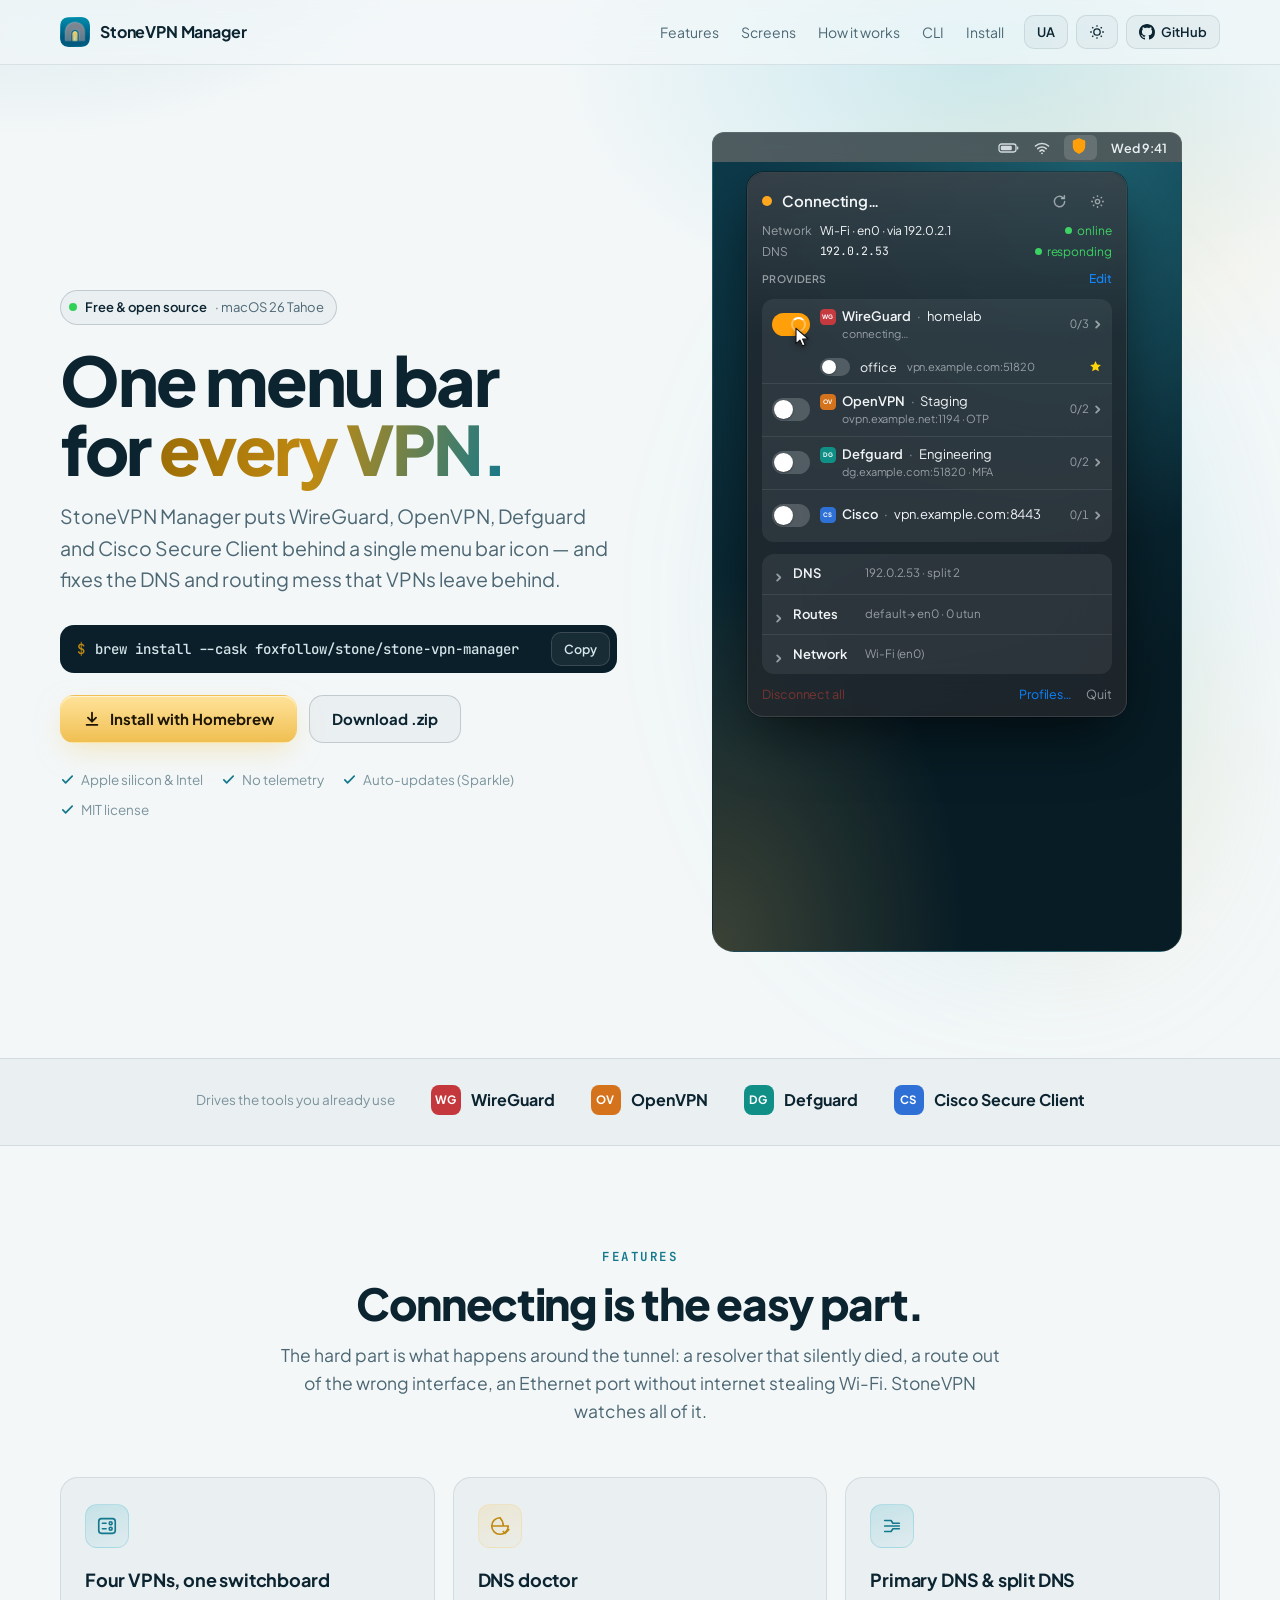
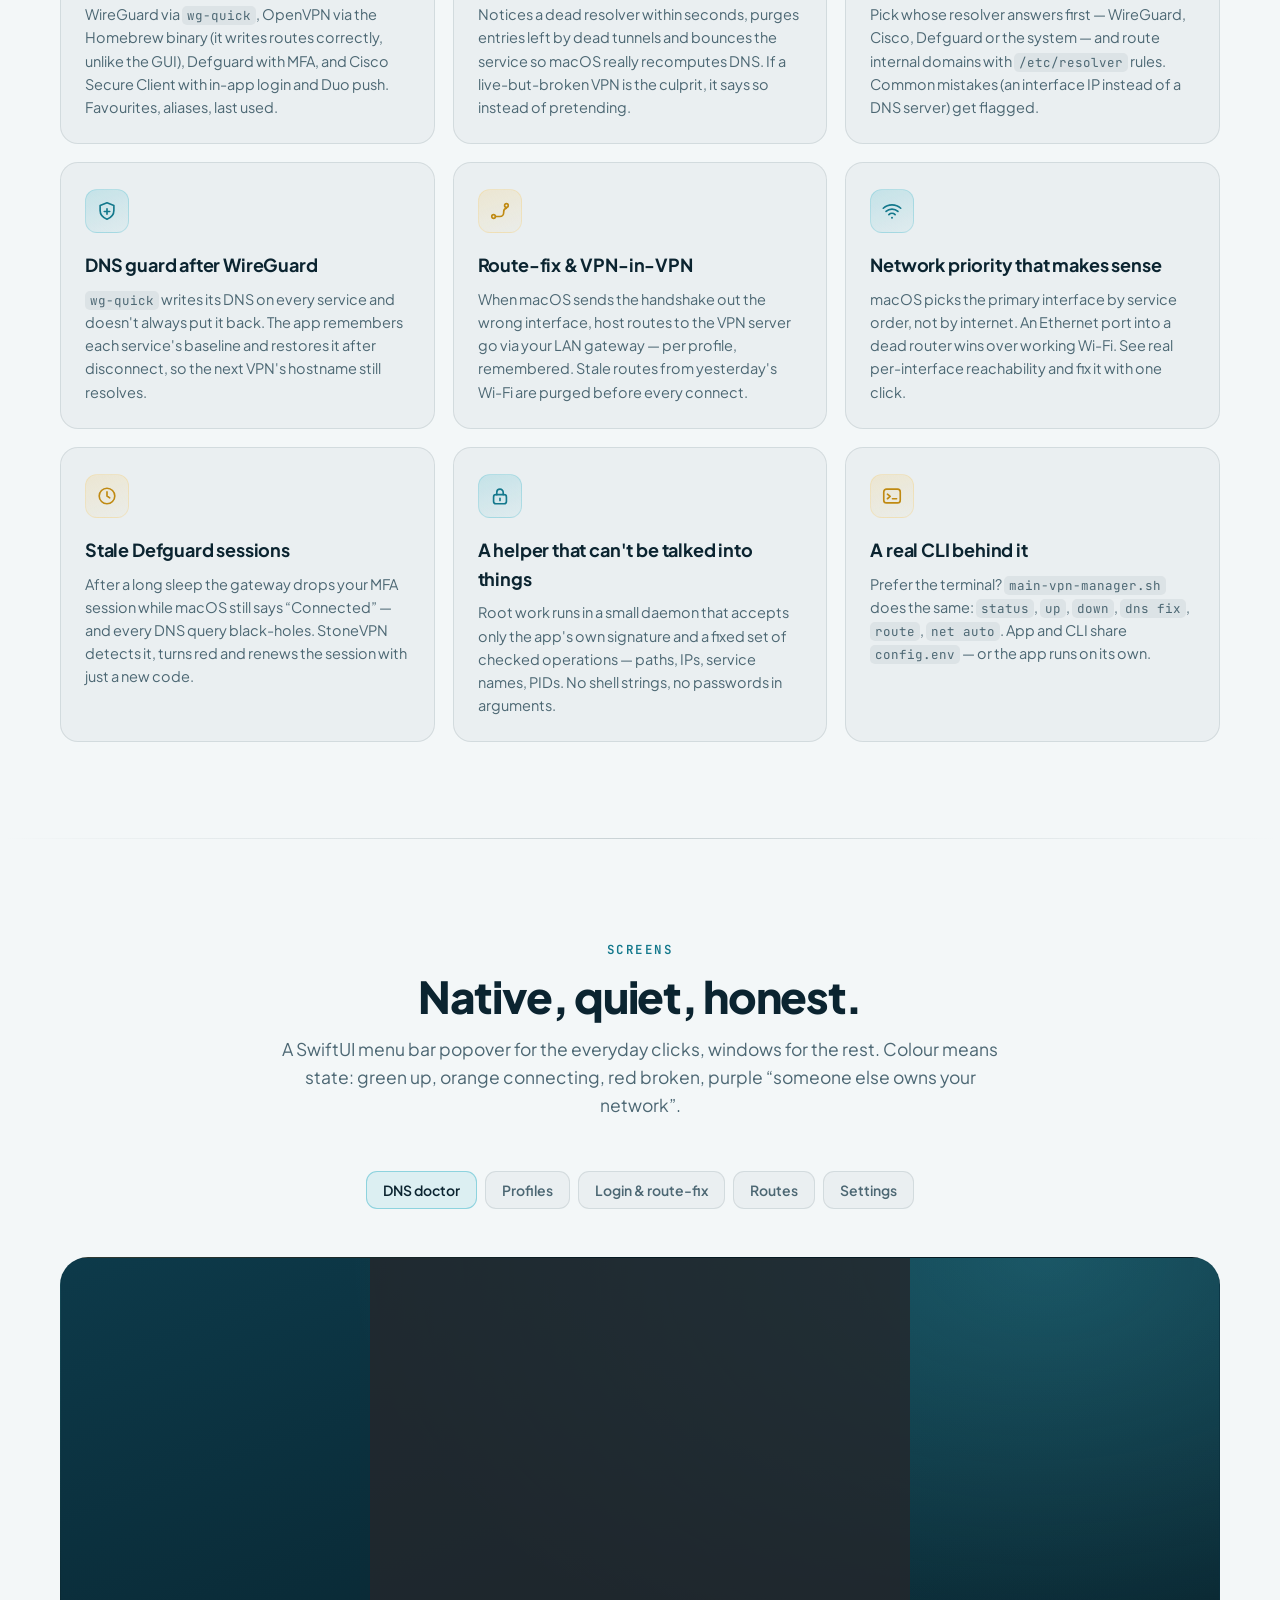
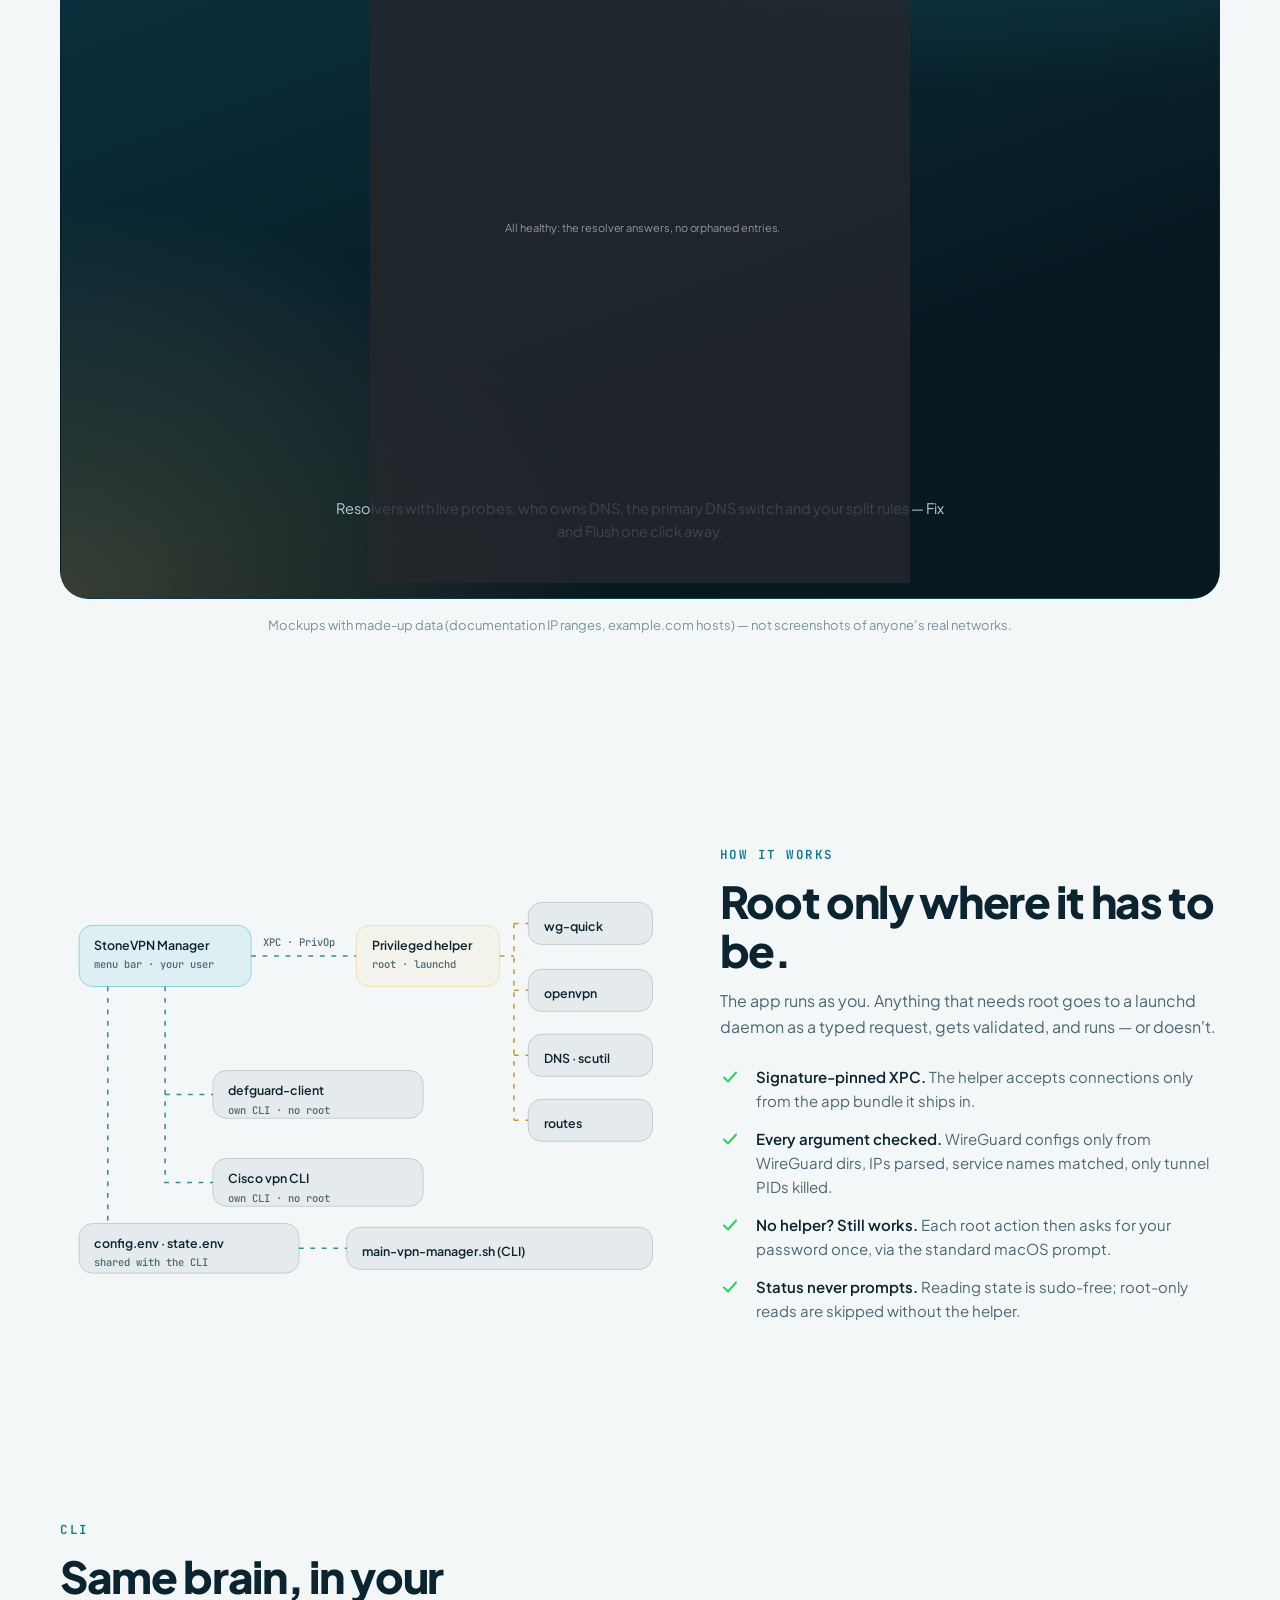
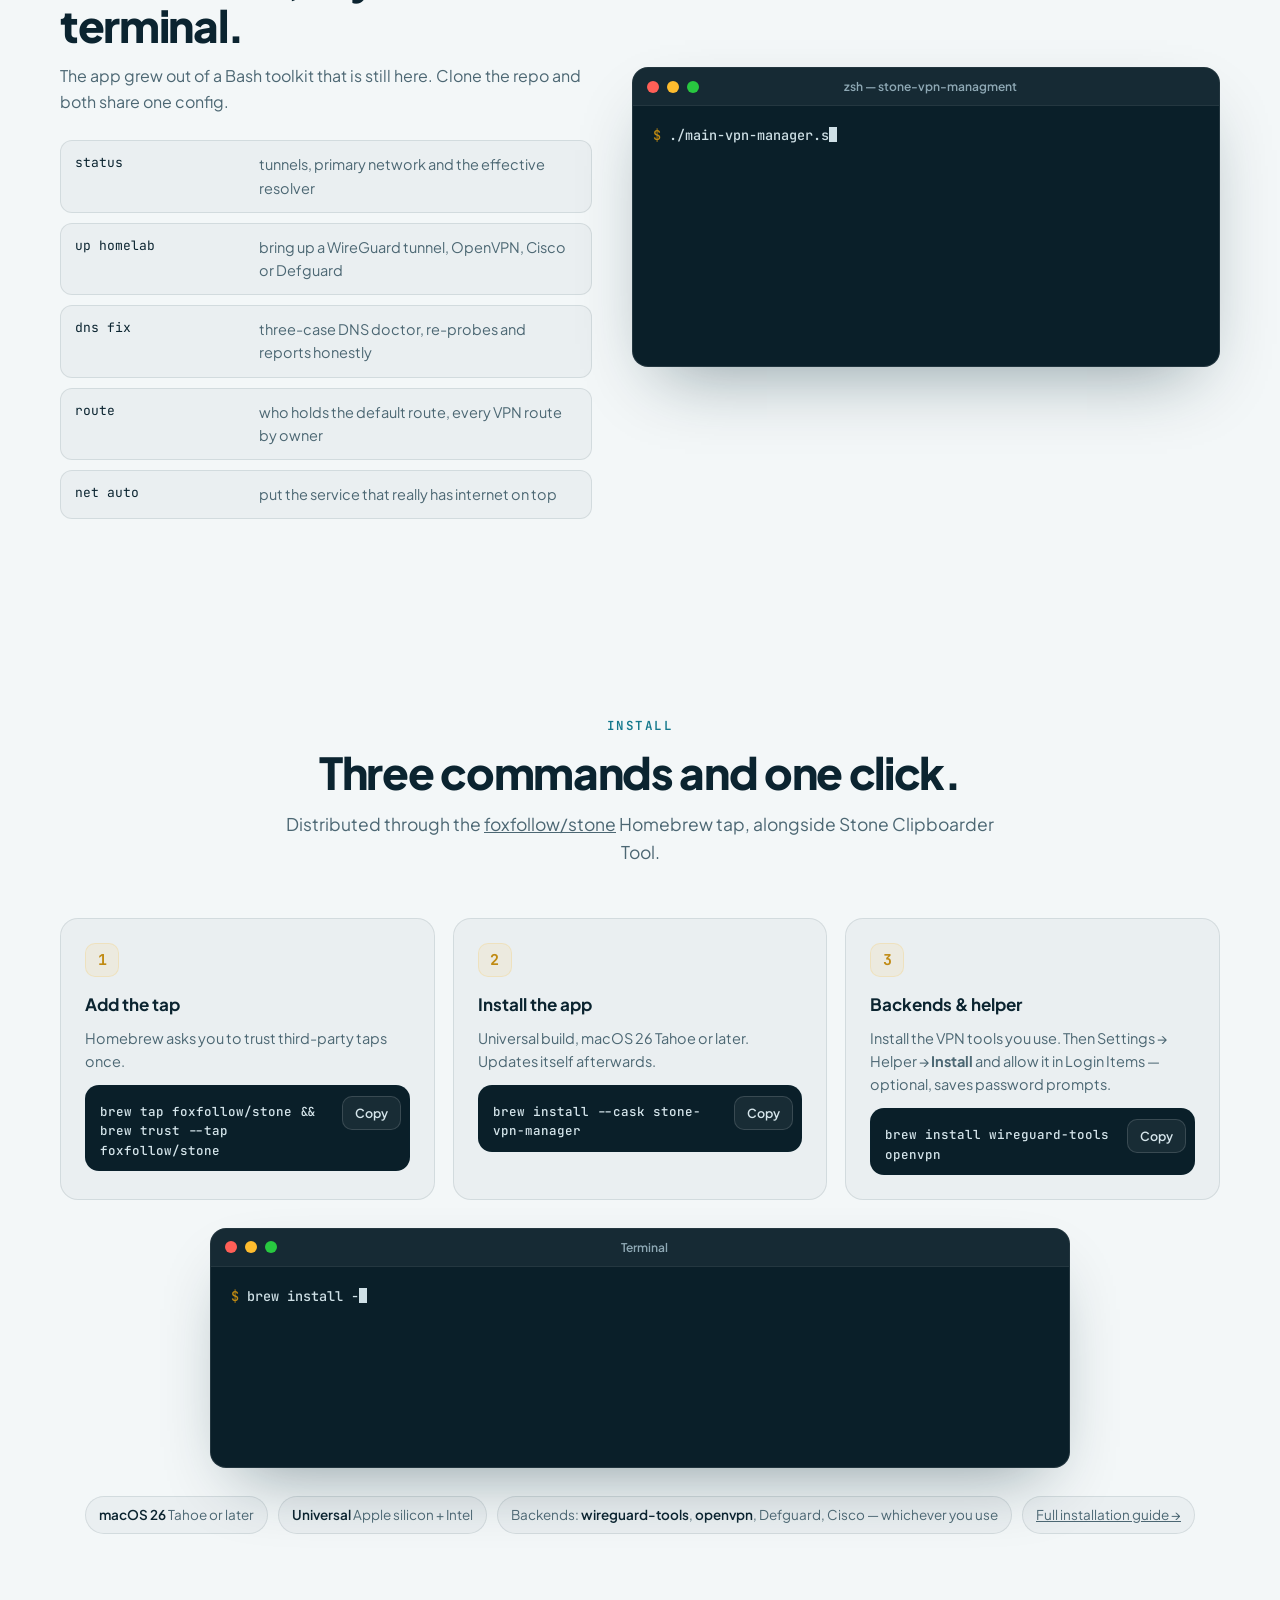
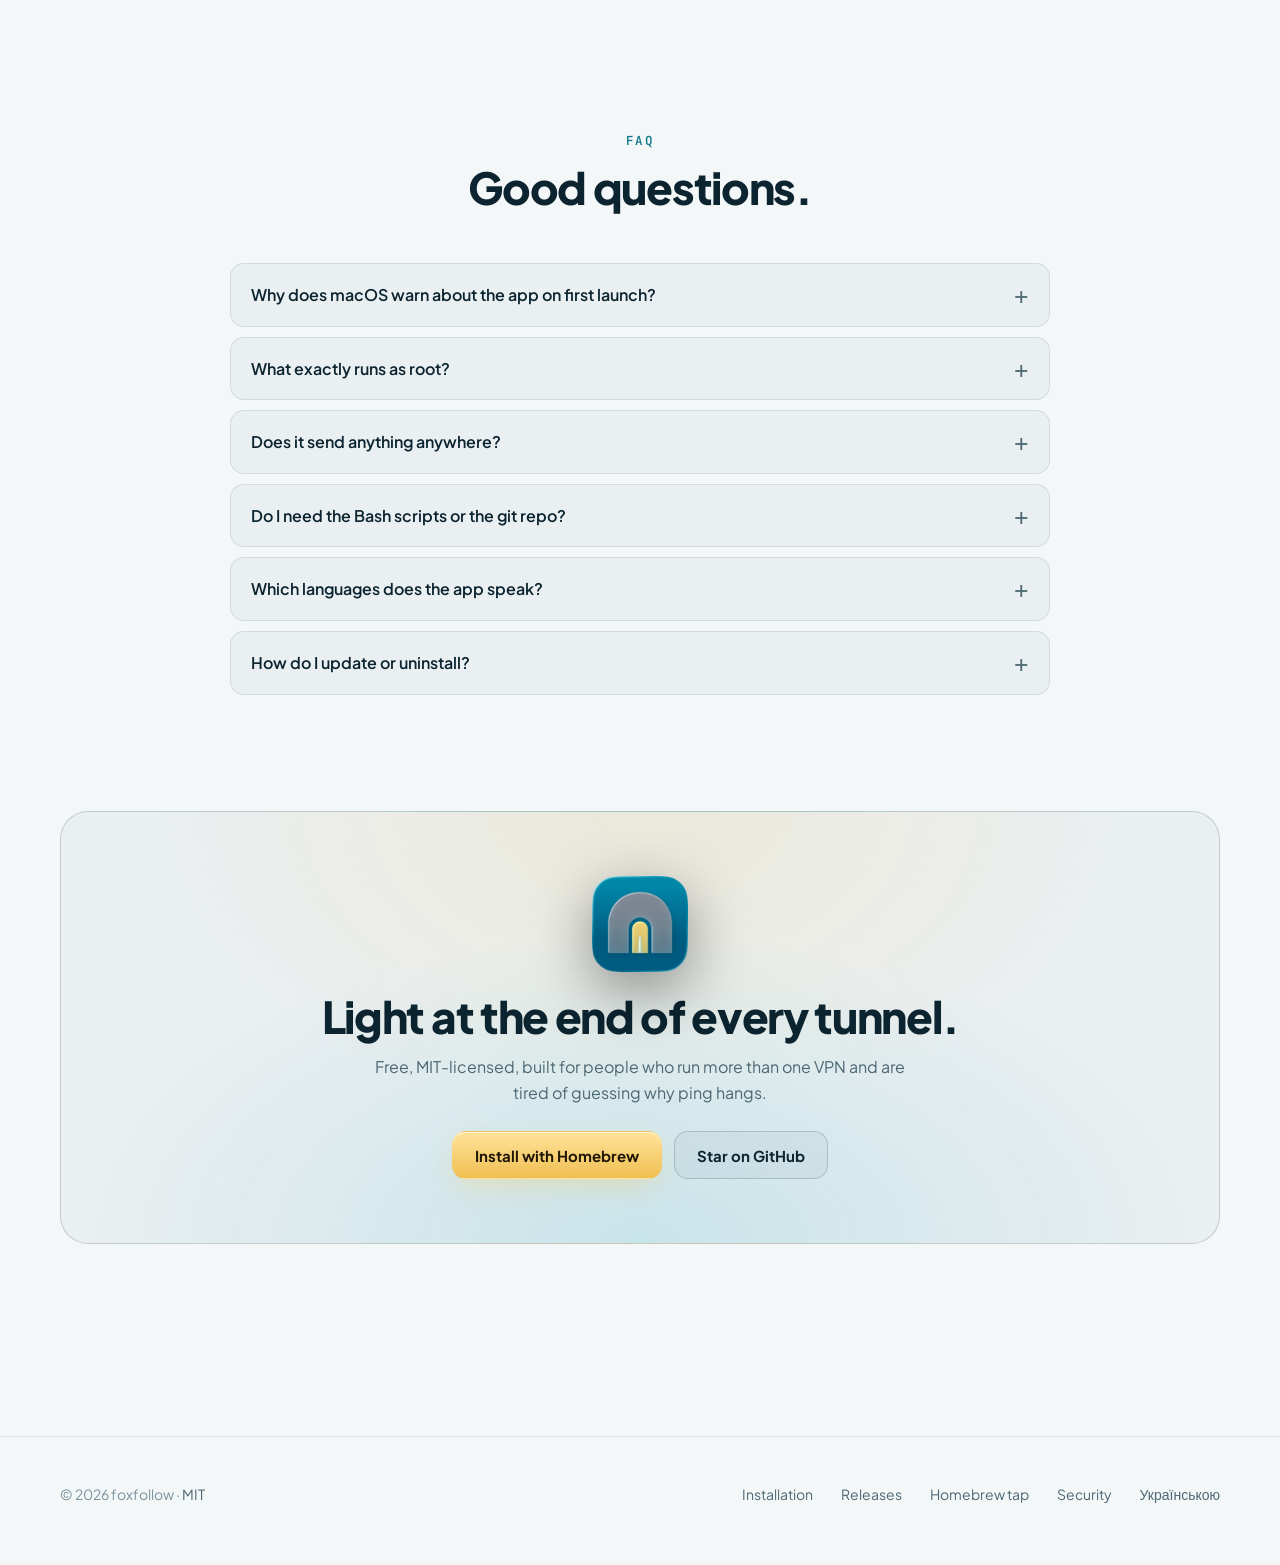
<file: docs/index.html>
<!DOCTYPE html>
<html lang="en">
<head>
  <meta charset="utf-8">
  <meta name="viewport" content="width=device-width, initial-scale=1">
  <script>document.documentElement.classList.add("js");try{var t=localStorage.getItem("theme");if(t==="light"||t==="dark")document.documentElement.setAttribute("data-theme",t)}catch(e){}</script>
  <title>StoneVPN Manager – one menu bar for every VPN on macOS</title>
  <meta name="description" content="Free, open-source macOS menu bar app for WireGuard, OpenVPN, Defguard and Cisco Secure Client — with a DNS doctor, split DNS, route-fix and network diagnostics. Install with Homebrew.">
  <meta name="keywords" content="VPN manager macOS, WireGuard menu bar, OpenVPN macOS, Defguard, Cisco Secure Client, DNS fix, split DNS, wg-quick, menu bar app, open source">
  <link rel="canonical" href="https://foxfollow.github.io/stone-vpn-managment/">
  <link rel="alternate" hreflang="en" href="https://foxfollow.github.io/stone-vpn-managment/">
  <link rel="alternate" hreflang="uk" href="https://foxfollow.github.io/stone-vpn-managment/index-ua.html">
  <link rel="alternate" hreflang="x-default" href="https://foxfollow.github.io/stone-vpn-managment/">
  <link rel="icon" type="image/png" sizes="48x48" href="resources/favicon-48.png" media="(prefers-color-scheme: light)">
  <link rel="icon" type="image/png" sizes="48x48" href="resources/favicon-dark-48.png" media="(prefers-color-scheme: dark)">
  <link rel="apple-touch-icon" href="resources/apple-touch-icon.png">
  <meta property="og:type" content="website">
  <meta property="og:site_name" content="StoneVPN Manager">
  <meta property="og:title" content="StoneVPN Manager – one menu bar for every VPN">
  <meta property="og:description" content="WireGuard, OpenVPN, Defguard and Cisco in one macOS menu bar app — plus the DNS and routing fixes VPNs never do themselves.">
  <meta property="og:url" content="https://foxfollow.github.io/stone-vpn-managment/">
  <meta property="og:image" content="https://foxfollow.github.io/stone-vpn-managment/resources/og-image.png">
  <meta property="og:locale" content="en_US">
  <meta property="og:locale:alternate" content="uk_UA">
  <meta name="twitter:card" content="summary_large_image">
  <meta name="theme-color" content="#061820">
  <link rel="preconnect" href="https://fonts.googleapis.com">
  <link rel="preconnect" href="https://fonts.gstatic.com" crossorigin>
  <link href="https://fonts.googleapis.com/css2?family=Plus+Jakarta+Sans:wght@400;500;600;700;800&family=JetBrains+Mono:wght@400;500;600&display=swap" rel="stylesheet">
  <link rel="stylesheet" href="resources/site.css">
  <script type="application/ld+json">
  {"@context":"https://schema.org","@type":"SoftwareApplication","name":"StoneVPN Manager","operatingSystem":"macOS 26+","applicationCategory":"UtilitiesApplication","offers":{"@type":"Offer","price":"0","priceCurrency":"USD"},"license":"https://opensource.org/licenses/MIT","url":"https://foxfollow.github.io/stone-vpn-managment/","downloadUrl":"https://github.com/foxfollow/stone-vpn-managment/releases/latest"}
  </script>
</head>
<body>

<nav class="nav" aria-label="Main">
  <div class="wrap">
    <a class="brand" href="./"><img src="resources/icon-512.png" alt="" width="30" height="30">StoneVPN Manager</a>
    <div class="nav-links">
      <a href="#features">Features</a>
      <a href="#screens">Screens</a>
      <a href="#how">How it works</a>
      <a href="#cli">CLI</a>
      <a href="#install">Install</a>
    </div>
    <div class="nav-tools">
      <a class="chip-btn" href="index-ua.html" hreflang="uk" lang="uk" title="Українська версія">UA</a>
      <button class="chip-btn" type="button" data-theme-toggle aria-label="Toggle light/dark theme">
        <svg viewBox="0 0 20 20" fill="none" stroke="currentColor" stroke-width="1.6"><circle cx="10" cy="10" r="4"/><path d="M10 1.5v2M10 16.5v2M1.5 10h2M16.5 10h2M4 4l1.4 1.4M14.6 14.6 16 16M4 16l1.4-1.4M14.6 5.4 16 4"/></svg>
      </button>
      <a class="chip-btn" href="https://github.com/foxfollow/stone-vpn-managment" aria-label="GitHub">
        <svg viewBox="0 0 16 16" fill="currentColor"><path d="M8 0C3.58 0 0 3.58 0 8c0 3.54 2.29 6.53 5.47 7.59.4.07.55-.17.55-.38 0-.19-.01-.82-.01-1.49-2.01.37-2.53-.49-2.69-.94-.09-.23-.48-.94-.82-1.13-.28-.15-.68-.52-.01-.53.63-.01 1.08.58 1.23.82.72 1.21 1.87.87 2.33.66.07-.52.28-.87.51-1.07-1.78-.2-3.64-.89-3.64-3.95 0-.87.31-1.59.82-2.15-.08-.2-.36-1.02.08-2.12 0 0 .67-.21 2.2.82.64-.18 1.32-.27 2-.27.68 0 1.36.09 2 .27 1.53-1.04 2.2-.82 2.2-.82.44 1.1.16 1.92.08 2.12.51.56.82 1.27.82 2.15 0 3.07-1.87 3.75-3.65 3.95.29.25.54.73.54 1.48 0 1.07-.01 1.93-.01 2.2 0 .21.15.46.55.38A8.013 8.013 0 0 0 16 8c0-4.42-3.58-8-8-8z"/></svg>
        <span>GitHub</span>
      </a>
    </div>
  </div>
</nav>

<header class="hero">
  <div class="wrap hero-grid">
    <div>
      <span class="eyebrow reveal"><span class="pulse"></span><b>Free &amp; open source</b> · macOS 26 Tahoe</span>
      <h1 class="reveal" style="--d:.05s">One menu bar<br>for <span class="lamp">every VPN.</span></h1>
      <p class="lead reveal" style="--d:.1s">StoneVPN Manager puts WireGuard, OpenVPN, Defguard and Cisco Secure Client behind a single menu bar icon — and fixes the DNS and routing mess that VPNs leave behind.</p>
      <div class="cmd reveal" style="--d:.15s"><span class="p">$</span><code>brew install --cask foxfollow/stone/stone-vpn-manager</code><button class="copy" type="button" data-copy="brew tap foxfollow/stone &amp;&amp; brew trust --tap foxfollow/stone &amp;&amp; brew install --cask stone-vpn-manager" data-done="Copied ✓">Copy</button></div>
      <div class="hero-cta reveal" style="--d:.2s">
        <a class="btn btn-primary" href="#install">
          <svg viewBox="0 0 20 20" fill="none" stroke="currentColor" stroke-width="2" stroke-linecap="round" stroke-linejoin="round"><path d="M10 3v10M5.5 8.5 10 13l4.5-4.5M4 16.5h12"/></svg>
          Install with Homebrew
        </a>
        <a class="btn btn-ghost" href="https://github.com/foxfollow/stone-vpn-managment/releases/latest">Download .zip</a>
      </div>
      <div class="hero-meta reveal" style="--d:.25s">
        <span><svg viewBox="0 0 16 16" fill="none" stroke="currentColor" stroke-width="1.8" stroke-linecap="round" stroke-linejoin="round"><path d="m3 8.5 3 3 7-7"/></svg>Apple silicon &amp; Intel</span>
        <span><svg viewBox="0 0 16 16" fill="none" stroke="currentColor" stroke-width="1.8" stroke-linecap="round" stroke-linejoin="round"><path d="m3 8.5 3 3 7-7"/></svg>No telemetry</span>
        <span><svg viewBox="0 0 16 16" fill="none" stroke="currentColor" stroke-width="1.8" stroke-linecap="round" stroke-linejoin="round"><path d="m3 8.5 3 3 7-7"/></svg>Auto-updates (Sparkle)</span>
        <span><svg viewBox="0 0 16 16" fill="none" stroke="currentColor" stroke-width="1.8" stroke-linecap="round" stroke-linejoin="round"><path d="m3 8.5 3 3 7-7"/></svg>MIT license</span>
      </div>
    </div>
    <div class="stage-wrap reveal" style="--d:.15s">
      <div class="stage-glow"></div>
      <div class="stage-fit" data-hero-stage>
        <div class="stage mk">
          <div class="menubar" aria-hidden="true">
            <span class="mb-ico" style="width:22px;height:16px">
              <svg viewBox="0 0 22 16" fill="none" stroke="currentColor" stroke-width="1.3"><rect x="1" y="4" width="17" height="8" rx="2.4"/><rect x="2.8" y="5.8" width="11" height="4.4" rx="1.2" fill="currentColor" stroke="none"/><path d="M19.6 6.6v2.8"/></svg>
            </span>
            <span class="mb-ico"><svg viewBox="0 0 16 16" fill="none" stroke="currentColor" stroke-width="1.6" stroke-linecap="round"><path d="M1.5 6a9.5 9.5 0 0 1 13 0M3.8 8.6a6.2 6.2 0 0 1 8.4 0M6 11.1a3 3 0 0 1 4 0"/><circle cx="8" cy="13.3" r=".9" fill="currentColor" stroke="none"/></svg></span>
            <span class="mb-app"><span data-mb-icon></span><span class="mb-count" data-mb-count></span></span>
            <span>Wed 9:41</span>
          </div>
          <div class="desk" role="img" aria-label="Animated mockup of the StoneVPN Manager popover: connecting WireGuard and Defguard, detecting a dead DNS resolver and fixing it. Made-up data."></div>
        </div>
      </div>
    </div>
  </div>
</header>

<div class="backends">
  <div class="wrap">
    <span class="lbl">Drives the tools you already use</span>
    <span class="be"><span class="badge b-wg">WG</span>WireGuard</span>
    <span class="be"><span class="badge b-ov">OV</span>OpenVPN</span>
    <span class="be"><span class="badge b-dg">DG</span>Defguard</span>
    <span class="be"><span class="badge b-cs">CS</span>Cisco Secure Client</span>
  </div>
</div>

<section id="features">
  <div class="wrap">
    <div class="sec-head reveal">
      <span class="kicker">Features</span>
      <h2>Connecting is the easy part.</h2>
      <p>The hard part is what happens around the tunnel: a resolver that silently died, a route out of the wrong interface, an Ethernet port without internet stealing Wi-Fi. StoneVPN watches all of it.</p>
    </div>
    <div class="features">
      <article class="feat reveal">
        <div class="ico"><svg viewBox="0 0 24 24" fill="none" stroke="currentColor" stroke-width="1.8" stroke-linecap="round" stroke-linejoin="round"><rect x="3" y="4" width="18" height="16" rx="3"/><path d="M7 9h4M7 15h4"/><circle cx="16" cy="9" r="1.6"/><circle cx="16" cy="15" r="1.6"/></svg></div>
        <h3>Four VPNs, one switchboard</h3>
        <p>WireGuard via <code>wg-quick</code>, OpenVPN via the Homebrew binary (it writes routes correctly, unlike the GUI), Defguard with MFA, and Cisco Secure Client with in-app login and Duo push. Favourites, aliases, last used.</p>
      </article>
      <article class="feat reveal" style="--d:.05s">
        <div class="ico lamp"><svg viewBox="0 0 24 24" fill="none" stroke="currentColor" stroke-width="1.8" stroke-linecap="round" stroke-linejoin="round"><path d="M12 3a9 9 0 1 0 9 9"/><path d="M3.5 12h17M12 3c2.5 2.6 3.6 5.6 3.6 9"/><path d="m15.5 18 2 2 4-4"/></svg></div>
        <h3>DNS doctor</h3>
        <p>Notices a dead resolver within seconds, purges entries left by dead tunnels and bounces the service so macOS really recomputes DNS. If a live-but-broken VPN is the culprit, it says so instead of pretending.</p>
      </article>
      <article class="feat reveal" style="--d:.1s">
        <div class="ico"><svg viewBox="0 0 24 24" fill="none" stroke="currentColor" stroke-width="1.8" stroke-linecap="round" stroke-linejoin="round"><path d="M4 6h7l2 3h7M4 18h7l2-3h7M4 12h16"/></svg></div>
        <h3>Primary DNS &amp; split DNS</h3>
        <p>Pick whose resolver answers first — WireGuard, Cisco, Defguard or the system — and route internal domains with <code>/etc/resolver</code> rules. Common mistakes (an interface IP instead of a DNS server) get flagged.</p>
      </article>
      <article class="feat reveal">
        <div class="ico"><svg viewBox="0 0 24 24" fill="none" stroke="currentColor" stroke-width="1.8" stroke-linecap="round" stroke-linejoin="round"><path d="M12 3 19.5 6v5.5c0 4.6-3.2 7.8-7.5 9.5-4.3-1.7-7.5-4.9-7.5-9.5V6z"/><path d="M9 12.5h6M12 9.5v6"/></svg></div>
        <h3>DNS guard after WireGuard</h3>
        <p><code>wg-quick</code> writes its DNS on every service and doesn't always put it back. The app remembers each service's baseline and restores it after disconnect, so the next VPN's hostname still resolves.</p>
      </article>
      <article class="feat reveal" style="--d:.05s">
        <div class="ico lamp"><svg viewBox="0 0 24 24" fill="none" stroke="currentColor" stroke-width="1.8" stroke-linecap="round" stroke-linejoin="round"><circle cx="5" cy="18" r="2"/><circle cx="19" cy="6" r="2"/><path d="M7 18h5a4 4 0 0 0 4-4v-1a4 4 0 0 1 3-4"/></svg></div>
        <h3>Route-fix &amp; VPN-in-VPN</h3>
        <p>When macOS sends the handshake out the wrong interface, host routes to the VPN server go via your LAN gateway — per profile, remembered. Stale routes from yesterday's Wi-Fi are purged before every connect.</p>
      </article>
      <article class="feat reveal" style="--d:.1s">
        <div class="ico"><svg viewBox="0 0 24 24" fill="none" stroke="currentColor" stroke-width="1.8" stroke-linecap="round" stroke-linejoin="round"><path d="M2.5 9a14 14 0 0 1 19 0M5.5 12.5a9.5 9.5 0 0 1 13 0M8.6 16a5 5 0 0 1 6.8 0"/><circle cx="12" cy="19.4" r="1.1" fill="currentColor" stroke="none"/></svg></div>
        <h3>Network priority that makes sense</h3>
        <p>macOS picks the primary interface by service order, not by internet. An Ethernet port into a dead router wins over working Wi-Fi. See real per-interface reachability and fix it with one click.</p>
      </article>
      <article class="feat reveal">
        <div class="ico lamp"><svg viewBox="0 0 24 24" fill="none" stroke="currentColor" stroke-width="1.8" stroke-linecap="round" stroke-linejoin="round"><circle cx="12" cy="12" r="8.5"/><path d="M12 7.5V12l3 2"/></svg></div>
        <h3>Stale Defguard sessions</h3>
        <p>After a long sleep the gateway drops your MFA session while macOS still says “Connected” — and every DNS query black-holes. StoneVPN detects it, turns red and renews the session with just a new code.</p>
      </article>
      <article class="feat reveal" style="--d:.05s">
        <div class="ico"><svg viewBox="0 0 24 24" fill="none" stroke="currentColor" stroke-width="1.8" stroke-linecap="round" stroke-linejoin="round"><rect x="5" y="10.5" width="14" height="10" rx="2.5"/><path d="M8.5 10.5V8a3.5 3.5 0 0 1 7 0v2.5M12 14.5v2.5"/></svg></div>
        <h3>A helper that can't be talked into things</h3>
        <p>Root work runs in a small daemon that accepts only the app's own signature and a fixed set of checked operations — paths, IPs, service names, PIDs. No shell strings, no passwords in arguments.</p>
      </article>
      <article class="feat reveal" style="--d:.1s">
        <div class="ico lamp"><svg viewBox="0 0 24 24" fill="none" stroke="currentColor" stroke-width="1.8" stroke-linecap="round" stroke-linejoin="round"><rect x="3" y="4.5" width="18" height="15" rx="3"/><path d="m7 10 3 2.5L7 15M12.5 15H17"/></svg></div>
        <h3>A real CLI behind it</h3>
        <p>Prefer the terminal? <code>main-vpn-manager.sh</code> does the same: <code>status</code>, <code>up</code>, <code>down</code>, <code>dns fix</code>, <code>route</code>, <code>net auto</code>. App and CLI share <code>config.env</code> — or the app runs on its own.</p>
      </article>
    </div>
  </div>
</section>

<div class="divider"></div>

<section id="screens">
  <div class="wrap">
    <div class="sec-head reveal">
      <span class="kicker">Screens</span>
      <h2>Native, quiet, honest.</h2>
      <p>A SwiftUI menu bar popover for the everyday clicks, windows for the rest. Colour means state: green up, orange connecting, red broken, purple “someone else owns your network”.</p>
    </div>
    <div class="gallery reveal" data-gallery>
      <div class="g-tabs" role="tablist">
        <button class="g-tab" role="tab" type="button" data-for="dns">DNS doctor</button>
        <button class="g-tab" role="tab" type="button" data-for="profiles">Profiles</button>
        <button class="g-tab" role="tab" type="button" data-for="connect">Login &amp; route-fix</button>
        <button class="g-tab" role="tab" type="button" data-for="routes">Routes</button>
        <button class="g-tab" role="tab" type="button" data-for="settings">Settings</button>
      </div>
      <div class="g-stage">
        <div class="g-pane" data-pane="dns"><div class="g-fit"></div><p class="g-cap">Resolvers with live probes, who owns DNS, the primary DNS switch and your split rules — Fix and Flush one click away.</p></div>
        <div class="g-pane" data-pane="profiles"><div class="g-fit"></div><p class="g-cap">Every profile of every backend: aliases for cryptic <code>.ovpn</code> names, favourites, and a route-fix policy per profile.</p></div>
        <div class="g-pane" data-pane="connect"><div class="g-fit"></div><p class="g-cap">OpenVPN login with OTP and a route-fix gateway picker. Passwords and codes are never stored.</p></div>
        <div class="g-pane" data-pane="routes"><div class="g-fit"></div><p class="g-cap">Which tunnel carries what: routes per utun, labelled by owner, plus the host routes to VPN servers.</p></div>
        <div class="g-pane" data-pane="settings"><div class="g-fit"></div><p class="g-cap">The same keys as <code>config.env</code>, plus the DNS guard, doctor and automation switches.</p></div>
      </div>
    </div>
    <p class="mockup-note">Mockups with made-up data (documentation IP ranges, example.com hosts) — not screenshots of anyone’s real networks.</p>
  </div>
</section>

<section id="how">
  <div class="wrap arch">
    <div class="reveal" data-arch>
      <script type="application/json">{"aria":"Architecture: the app talks to a root helper over XPC; the helper runs wg-quick, openvpn, DNS and route changes; Defguard and Cisco go through their own CLIs; the CLI shares the config.","app":"StoneVPN Manager","appS":"menu bar · your user","xpc":"XPC · PrivOp","helper":"Privileged helper","helperS":"root · launchd","dns":"DNS · scutil","routes":"routes","noRoot":"own CLI · no root","shared":"shared with the CLI"}</script>
    </div>
    <div>
      <div class="reveal">
        <span class="kicker">How it works</span>
        <h2>Root only where it has to be.</h2>
        <p style="color:var(--muted);margin:0 0 26px">The app runs as you. Anything that needs root goes to a launchd daemon as a typed request, gets validated, and runs — or doesn't.</p>
      </div>
      <ul class="checks reveal" style="--d:.05s">
        <li><svg viewBox="0 0 20 20" fill="none" stroke="currentColor" stroke-width="2" stroke-linecap="round" stroke-linejoin="round"><path d="m4 10.5 4 4 8-9"/></svg><span><b>Signature-pinned XPC.</b> The helper accepts connections only from the app bundle it ships in.</span></li>
        <li><svg viewBox="0 0 20 20" fill="none" stroke="currentColor" stroke-width="2" stroke-linecap="round" stroke-linejoin="round"><path d="m4 10.5 4 4 8-9"/></svg><span><b>Every argument checked.</b> WireGuard configs only from WireGuard dirs, IPs parsed, service names matched, only tunnel PIDs killed.</span></li>
        <li><svg viewBox="0 0 20 20" fill="none" stroke="currentColor" stroke-width="2" stroke-linecap="round" stroke-linejoin="round"><path d="m4 10.5 4 4 8-9"/></svg><span><b>No helper? Still works.</b> Each root action then asks for your password once, via the standard macOS prompt.</span></li>
        <li><svg viewBox="0 0 20 20" fill="none" stroke="currentColor" stroke-width="2" stroke-linecap="round" stroke-linejoin="round"><path d="m4 10.5 4 4 8-9"/></svg><span><b>Status never prompts.</b> Reading state is sudo-free; root-only reads are skipped without the helper.</span></li>
      </ul>
    </div>
  </div>
</section>

<section id="cli">
  <div class="wrap cli-grid">
    <div>
      <div class="reveal">
        <span class="kicker">CLI</span>
        <h2>Same brain, in your terminal.</h2>
        <p style="color:var(--muted);margin:0 0 26px">The app grew out of a Bash toolkit that is still here. Clone the repo and both share one config.</p>
      </div>
      <div class="cmds reveal" style="--d:.05s">
        <div><code>status</code><span>tunnels, primary network and the effective resolver</span></div>
        <div><code>up homelab</code><span>bring up a WireGuard tunnel, OpenVPN, Cisco or Defguard</span></div>
        <div><code>dns fix</code><span>three-case DNS doctor, re-probes and reports honestly</span></div>
        <div><code>route</code><span>who holds the default route, every VPN route by owner</span></div>
        <div><code>net auto</code><span>put the service that really has internet on top</span></div>
      </div>
    </div>
    <div class="term reveal" style="--d:.1s">
      <div class="term-bar"><span class="lights"><i></i><i></i><i></i></span><span class="t-title">zsh — stone-vpn-managment</span></div>
      <pre data-term><script type="application/json">[
        {"c":"./main-vpn-manager.sh list"},
        {"o":"WireGuard  homelab · office · backup","k":"dim","w":120},
        {"o":"OpenVPN    Staging · Client lab","k":"dim","w":120},
        {"o":"Defguard   Engineering (MFA) · Lab","k":"dim","w":120},
        {"o":"Cisco      vpn.example.com:8443","k":"dim","w":500},
        {"c":"./main-vpn-manager.sh up homelab"},
        {"o":"[#] wg-quick up /opt/homebrew/etc/wireguard/homelab.conf","k":"dim","w":420},
        {"o":"✓ homelab → utun4 198.51.100.7","k":"ok","w":600},
        {"c":"./main-vpn-manager.sh dns fix"},
        {"o":"resolver 198.51.100.53 ✗ — not answering","k":"","w":300},
        {"o":"orphaned DNS: 1 → removed · Wi-Fi bounced · flushed","k":"dim","w":420},
        {"o":"✓ resolver answers again","k":"ok","w":300}
      ]</script></pre>
    </div>
  </div>
</section>

<section id="install">
  <div class="wrap">
    <div class="sec-head reveal">
      <span class="kicker">Install</span>
      <h2>Three commands and one click.</h2>
      <p>Distributed through the <a href="https://github.com/foxfollow/homebrew-stone">foxfollow/stone</a> Homebrew tap, alongside Stone Clipboarder Tool.</p>
    </div>
    <div class="steps">
      <div class="step reveal">
        <h3>Add the tap</h3>
        <p>Homebrew asks you to trust third-party taps once.</p>
        <div class="cmd"><code>brew tap foxfollow/stone &amp;&amp; brew trust --tap foxfollow/stone</code><button class="copy" type="button" data-copy="brew tap foxfollow/stone &amp;&amp; brew trust --tap foxfollow/stone" data-done="✓">Copy</button></div>
      </div>
      <div class="step reveal" style="--d:.05s">
        <h3>Install the app</h3>
        <p>Universal build, macOS 26 Tahoe or later. Updates itself afterwards.</p>
        <div class="cmd"><code>brew install --cask stone-vpn-manager</code><button class="copy" type="button" data-copy="brew install --cask stone-vpn-manager" data-done="✓">Copy</button></div>
      </div>
      <div class="step reveal" style="--d:.1s">
        <h3>Backends &amp; helper</h3>
        <p>Install the VPN tools you use. Then Settings → Helper → <b>Install</b> and allow it in Login Items — optional, saves password prompts.</p>
        <div class="cmd"><code>brew install wireguard-tools openvpn</code><button class="copy" type="button" data-copy="brew install wireguard-tools openvpn" data-done="✓">Copy</button></div>
      </div>
    </div>
    <div class="term reveal" style="margin-top:28px;max-width:860px;margin-inline:auto">
      <div class="term-bar"><span class="lights"><i></i><i></i><i></i></span><span class="t-title">Terminal</span></div>
      <pre data-term style="min-height:200px"><script type="application/json">[
        {"c":"brew install --cask stone-vpn-manager"},
        {"o":"==> Downloading StoneVPNManager.zip","k":"hl","w":500},
        {"o":"==> Installing Cask stone-vpn-manager","k":"hl","w":300},
        {"o":"==> Moving App 'StoneVPNManager.app' to '/Applications/StoneVPNManager.app'","k":"dim","w":400},
        {"o":"🍺  stone-vpn-manager was successfully installed!","k":"ok","w":500},
        {"c":"open -a StoneVPNManager"}
      ]</script></pre>
    </div>
    <div class="req reveal">
      <span><b>macOS 26</b> Tahoe or later</span>
      <span><b>Universal</b> Apple silicon + Intel</span>
      <span>Backends: <b>wireguard-tools</b>, <b>openvpn</b>, Defguard, Cisco — whichever you use</span>
      <span><a href="installation.html">Full installation guide →</a></span>
    </div>
  </div>
</section>

<section id="faq">
  <div class="wrap">
    <div class="sec-head reveal">
      <span class="kicker">FAQ</span>
      <h2>Good questions.</h2>
    </div>
    <div class="faq reveal">
      <details>
        <summary>Why does macOS warn about the app on first launch?</summary>
        <p>It is free and signed ad-hoc, without a paid Apple Developer ID. The Homebrew cask removes the quarantine flag for you. With the manual <code>.zip</code>, run <code>xattr -cr /Applications/StoneVPNManager.app</code> once, or right-click → Open. Updates are verified with an EdDSA signature.</p>
      </details>
      <details>
        <summary>What exactly runs as root?</summary>
        <p><code>wg-quick</code>, <code>openvpn</code>, DNS and route changes, network service order and stopping tunnel processes — through the helper, and only as typed, validated operations. Defguard and Cisco go through their own CLIs and need no root at all.</p>
      </details>
      <details>
        <summary>Does it send anything anywhere?</summary>
        <p>No telemetry, no accounts. Network traffic is limited to the update check (an appcast on GitHub Pages), DNS probes (<code>dig apple.com</code>) and reachability probes per interface. That is also why macOS asks for <b>Local Network</b> access — your resolver usually lives in the LAN.</p>
      </details>
      <details>
        <summary>Do I need the Bash scripts or the git repo?</summary>
        <p>No. Without the repo the app keeps its settings in <code>~/Library/Application Support/StoneVPNManager/</code>. If you clone the repo, app and CLI can share <code>config.env</code> and <code>state.env</code>.</p>
      </details>
      <details>
        <summary>Which languages does the app speak?</summary>
        <p>English and Ukrainian. It follows the system language (or the per-app language in System Settings); Settings → General → Interface Language overrides it. Even messages from the root helper come back in the app’s language.</p>
      </details>
      <details>
        <summary>How do I update or uninstall?</summary>
        <p>The app checks for updates itself (Settings → General). With Homebrew: <code>brew upgrade --cask --greedy stone-vpn-manager</code>. To remove: Settings → Helper → Remove, then <code>brew uninstall --cask --zap stone-vpn-manager</code>.</p>
      </details>
    </div>
  </div>
</section>

<section style="padding-top:20px">
  <div class="wrap">
    <div class="cta reveal">
      <img src="resources/icon-512.png" alt="StoneVPN Manager icon" width="96" height="96">
      <h2>Light at the end of every tunnel.</h2>
      <p>Free, MIT-licensed, built for people who run more than one VPN and are tired of guessing why ping hangs.</p>
      <div class="hero-cta">
        <a class="btn btn-primary" href="#install">Install with Homebrew</a>
        <a class="btn btn-ghost" href="https://github.com/foxfollow/stone-vpn-managment">Star on GitHub</a>
      </div>
    </div>
  </div>
</section>

<footer>
  <div class="wrap">
    <span>© 2026 foxfollow · <a href="https://github.com/foxfollow/stone-vpn-managment/blob/main/LICENSE">MIT</a></span>
    <span class="sp"></span>
    <a href="installation.html">Installation</a>
    <a href="https://github.com/foxfollow/stone-vpn-managment/releases">Releases</a>
    <a href="https://github.com/foxfollow/homebrew-stone">Homebrew tap</a>
    <a href="https://github.com/foxfollow/stone-vpn-managment/blob/main/SECURITY.md">Security</a>
    <a href="index-ua.html" hreflang="uk" lang="uk">Українською</a>
  </div>
</footer>

<script src="resources/site.js" defer></script>
</body>
</html>
</file>
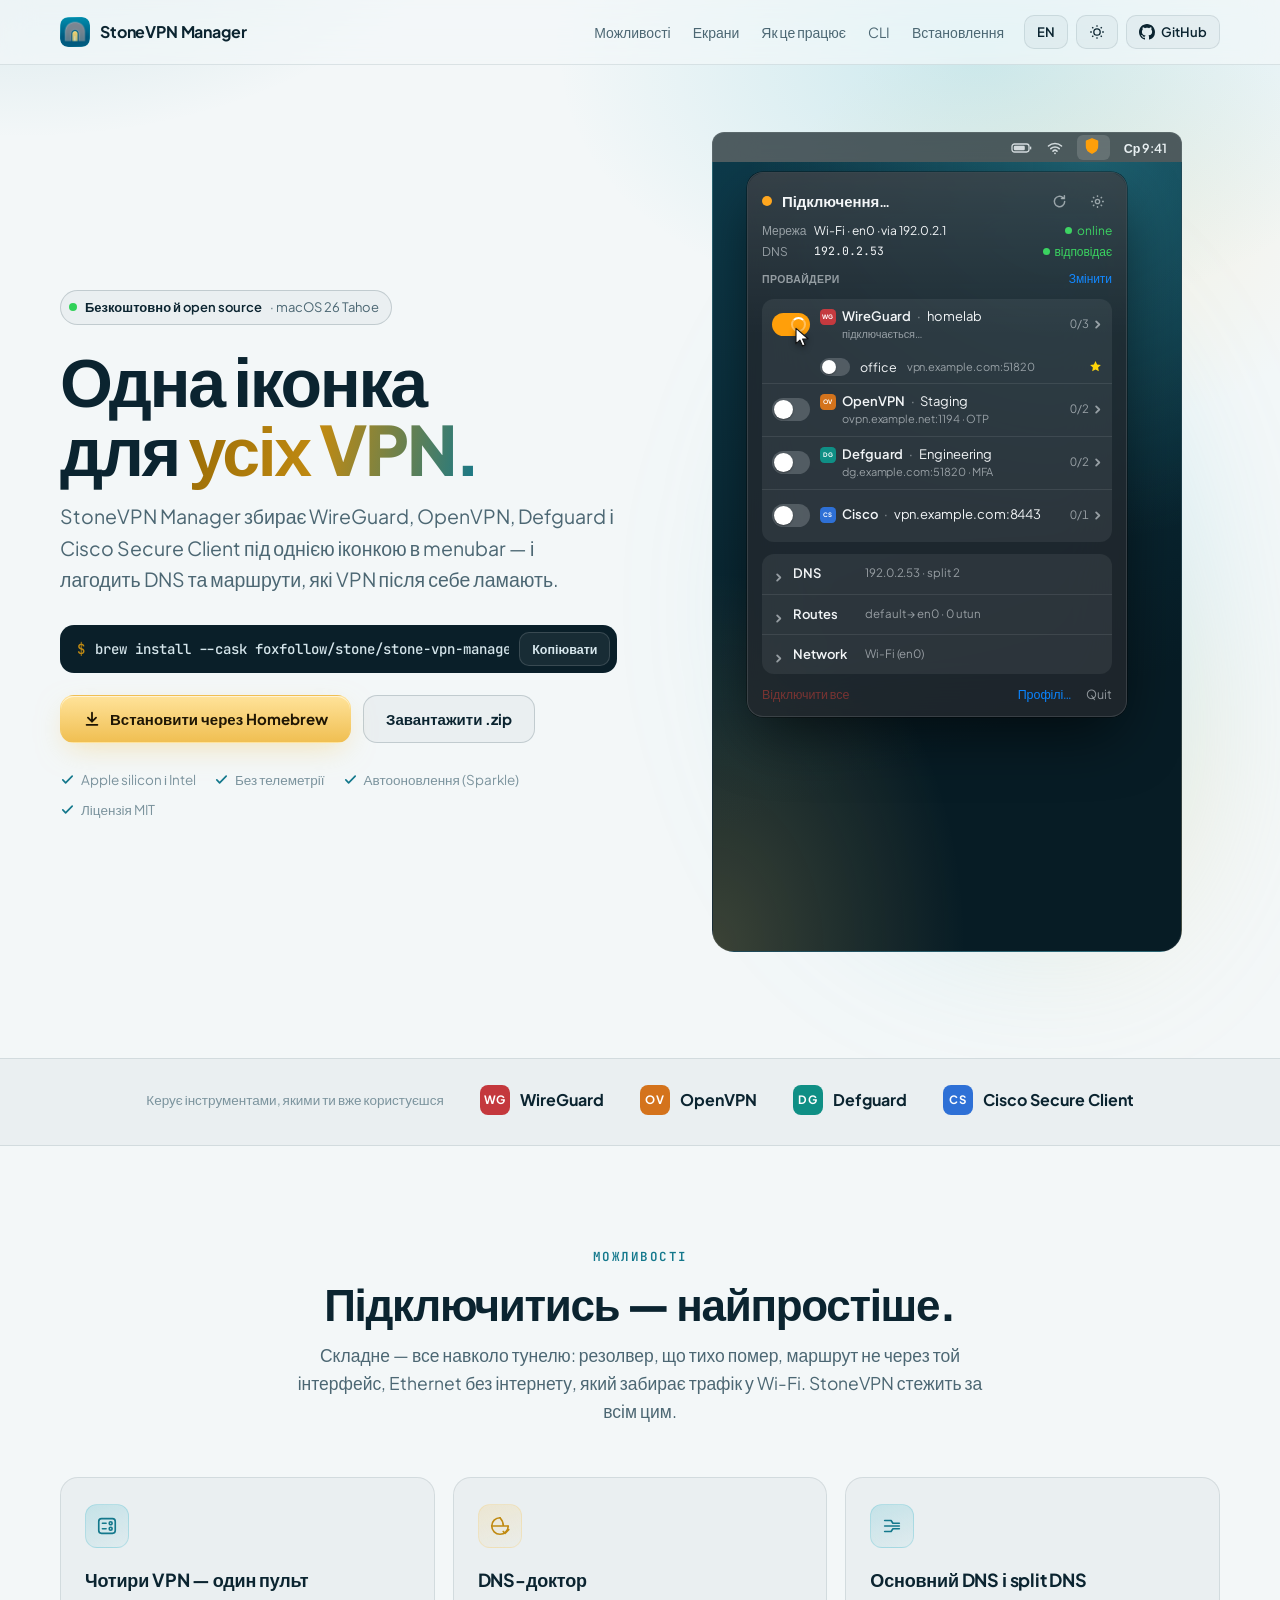
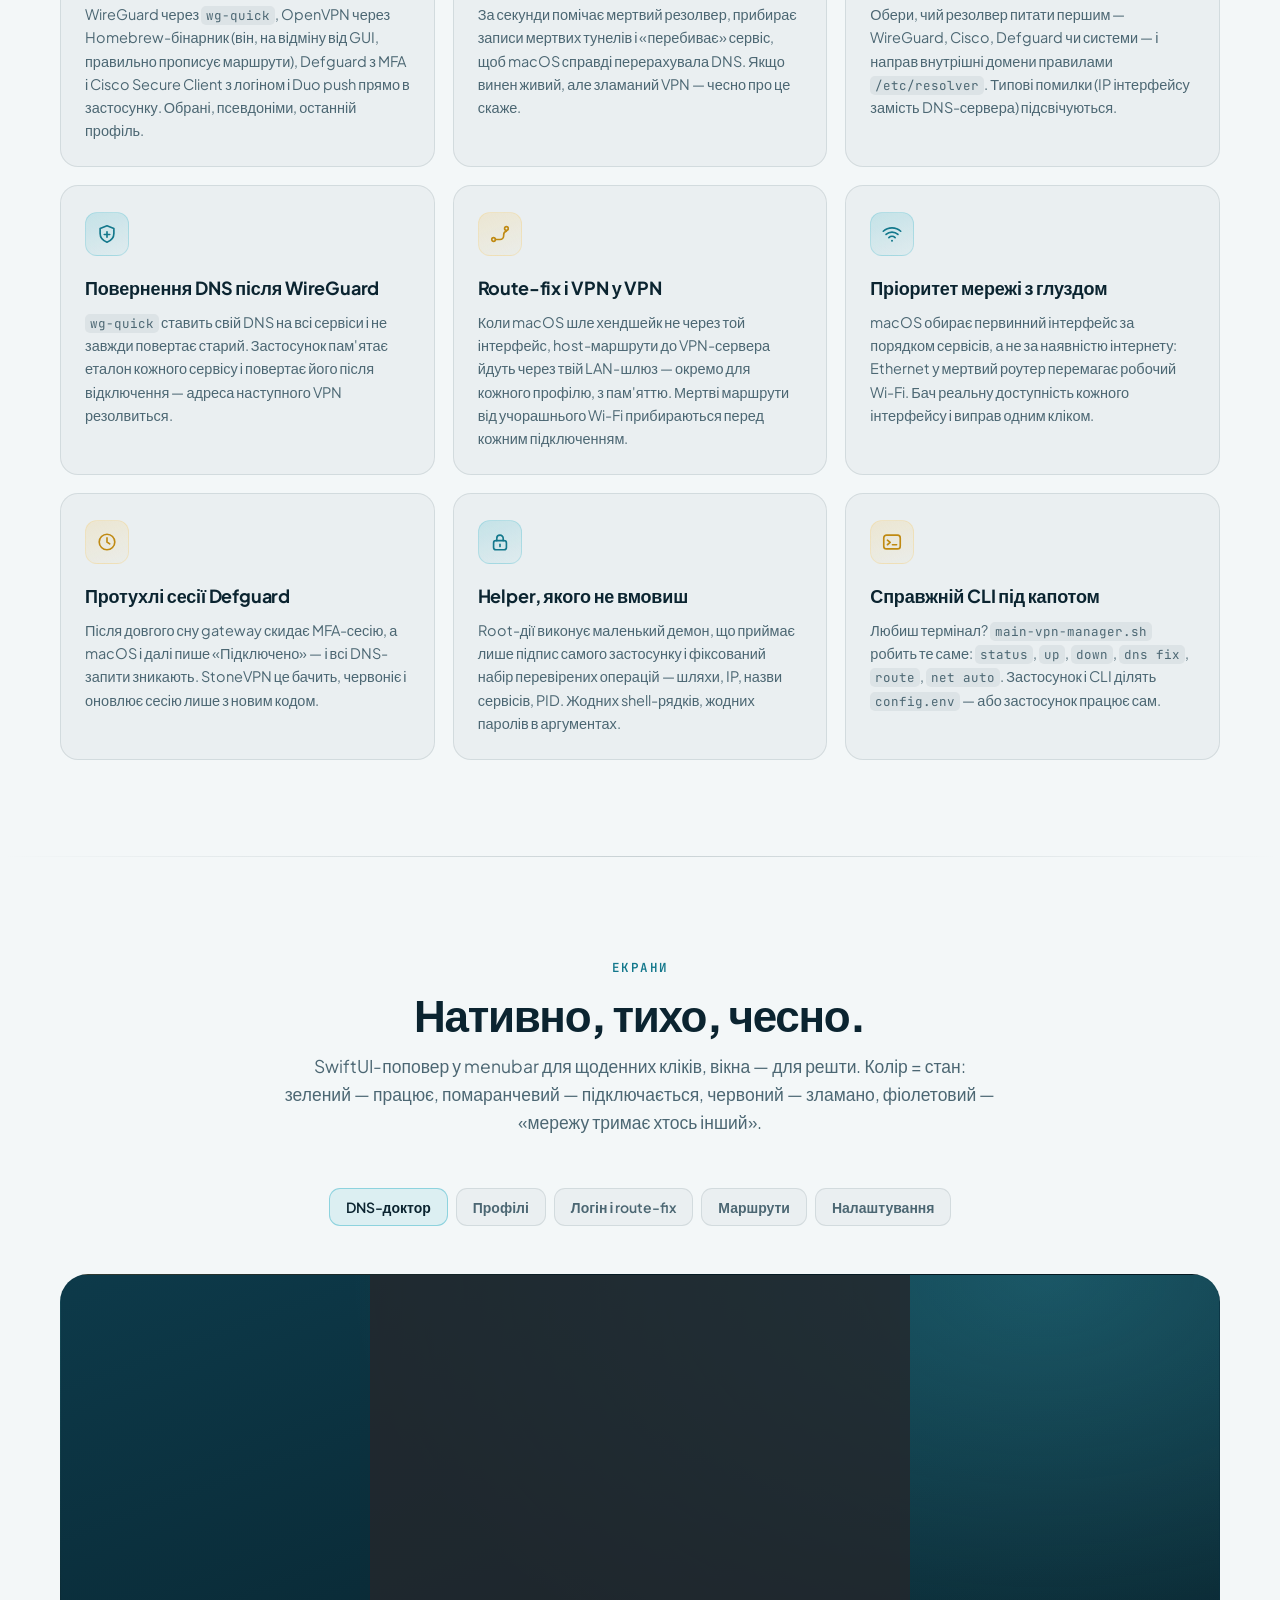
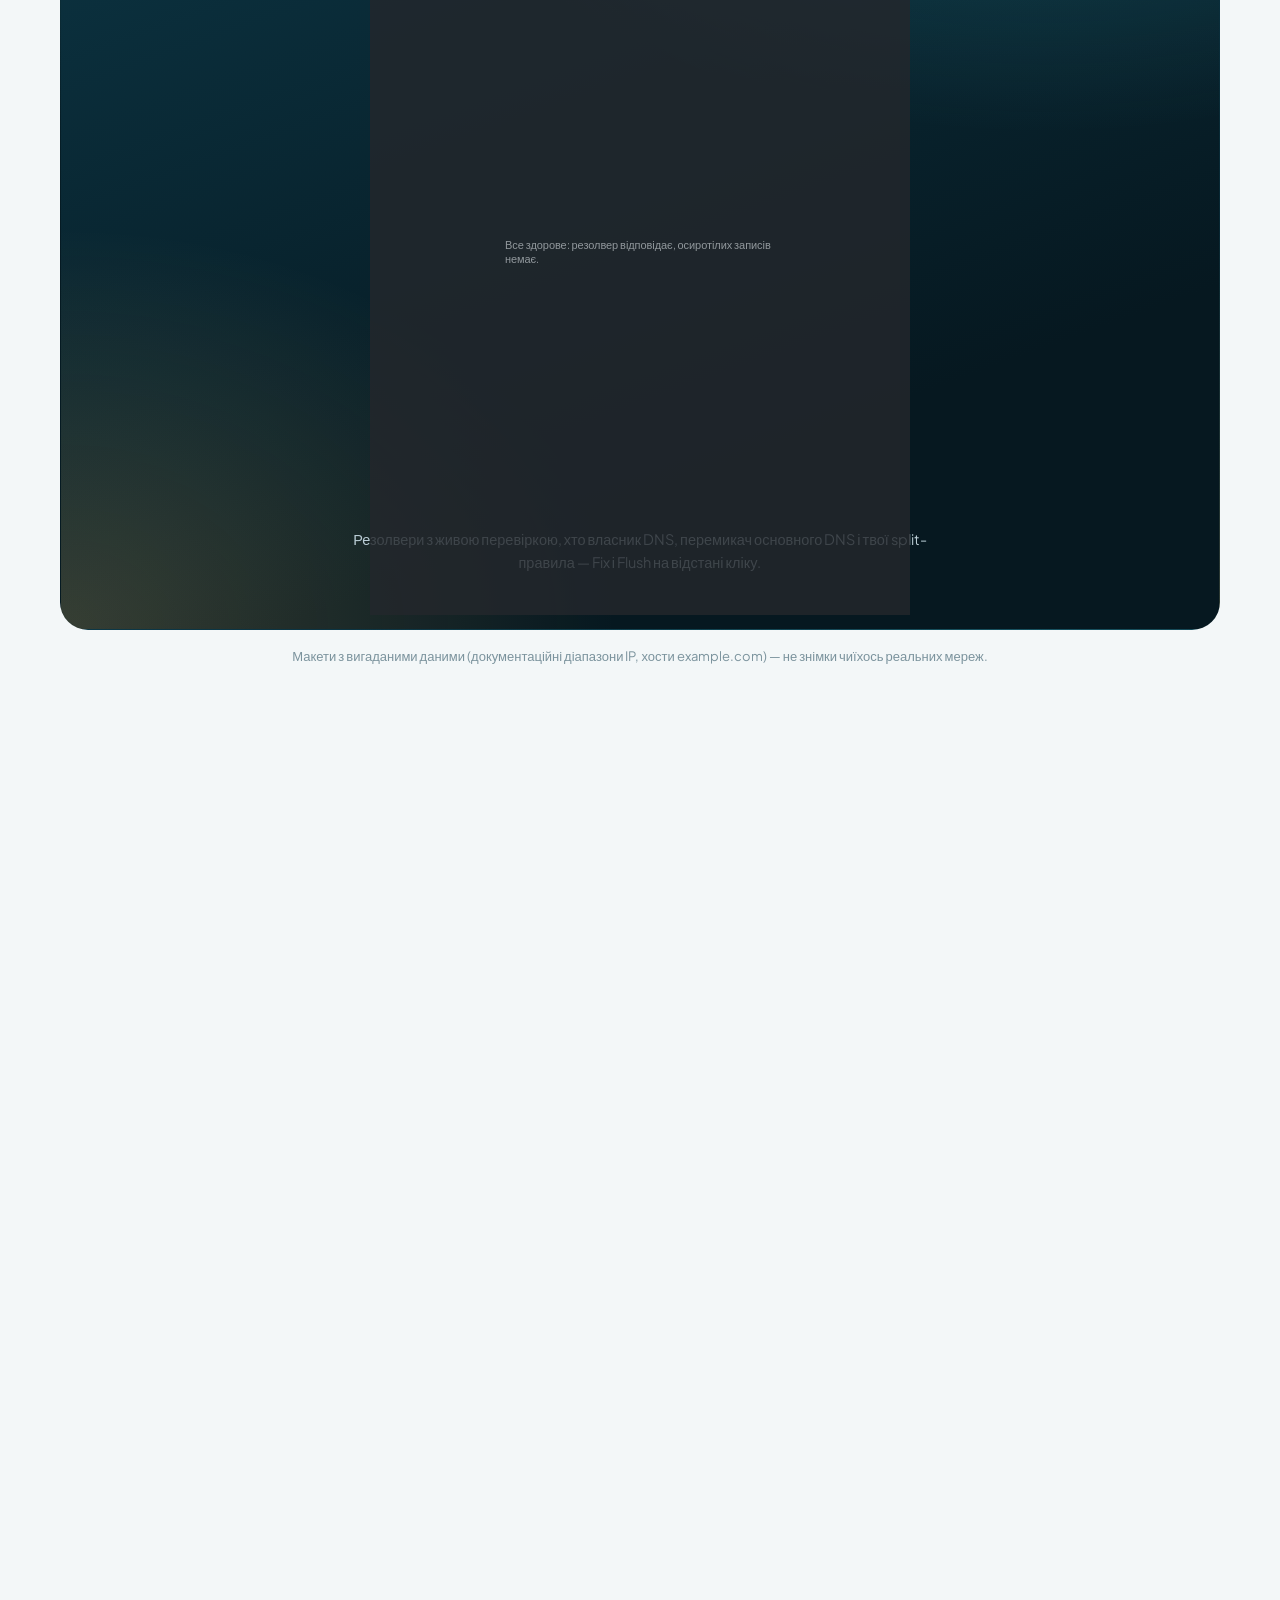
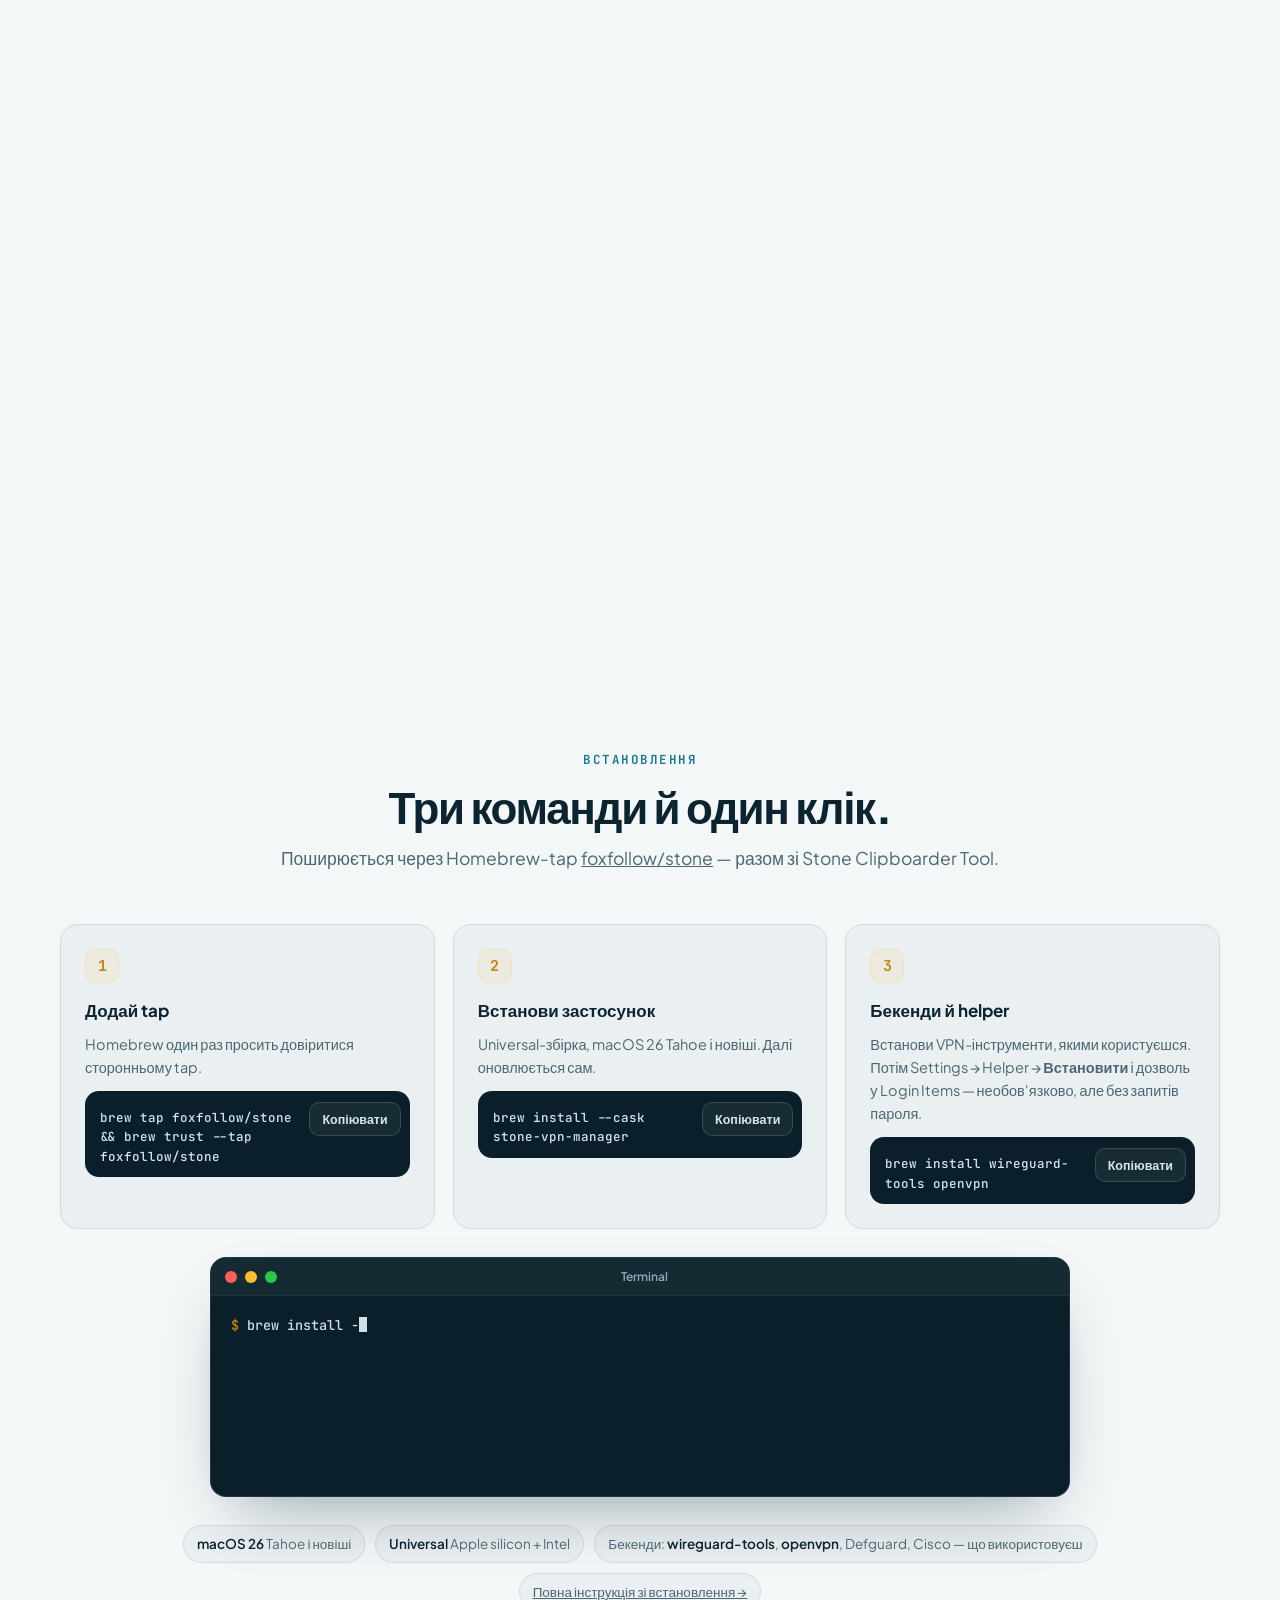
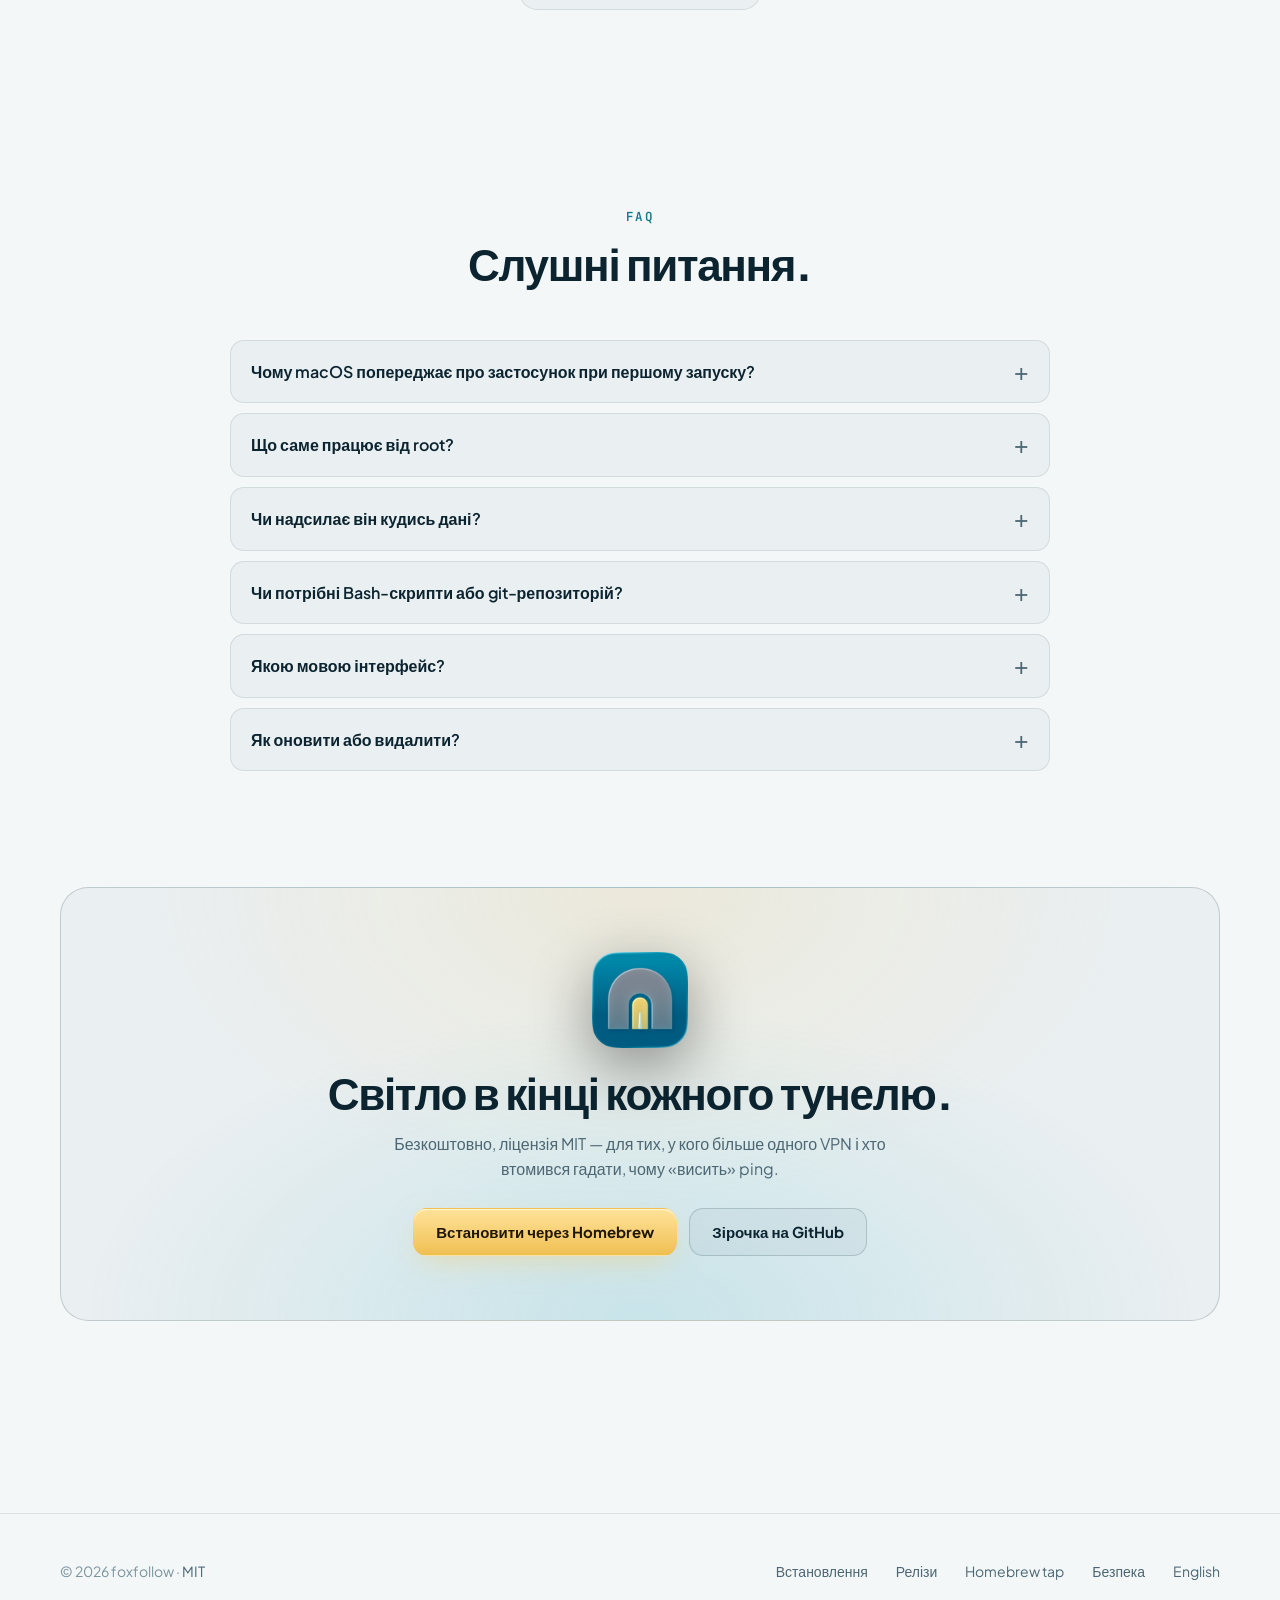
<file: docs/index-ua.html>
<!DOCTYPE html>
<html lang="uk">
<head>
  <meta charset="utf-8">
  <meta name="viewport" content="width=device-width, initial-scale=1">
  <script>document.documentElement.classList.add("js");try{var t=localStorage.getItem("theme");if(t==="light"||t==="dark")document.documentElement.setAttribute("data-theme",t)}catch(e){}</script>
  <title>StoneVPN Manager – одна іконка в menubar для всіх VPN на macOS</title>
  <meta name="description" content="Безкоштовний open-source menubar-застосунок для macOS: WireGuard, OpenVPN, Defguard і Cisco Secure Client в одному місці — з DNS-доктором, split DNS, route-fix і діагностикою мережі. Встановлення через Homebrew.">
  <meta name="keywords" content="VPN менеджер macOS, WireGuard, OpenVPN, Defguard, Cisco Secure Client, DNS fix, split DNS, wg-quick, menubar, open source, українською">
  <link rel="canonical" href="https://foxfollow.github.io/stone-vpn-managment/index-ua.html">
  <link rel="alternate" hreflang="en" href="https://foxfollow.github.io/stone-vpn-managment/">
  <link rel="alternate" hreflang="uk" href="https://foxfollow.github.io/stone-vpn-managment/index-ua.html">
  <link rel="alternate" hreflang="x-default" href="https://foxfollow.github.io/stone-vpn-managment/">
  <link rel="icon" type="image/png" sizes="48x48" href="resources/favicon-48.png" media="(prefers-color-scheme: light)">
  <link rel="icon" type="image/png" sizes="48x48" href="resources/favicon-dark-48.png" media="(prefers-color-scheme: dark)">
  <link rel="apple-touch-icon" href="resources/apple-touch-icon.png">
  <meta property="og:type" content="website">
  <meta property="og:site_name" content="StoneVPN Manager">
  <meta property="og:title" content="StoneVPN Manager – одна іконка для всіх VPN">
  <meta property="og:description" content="WireGuard, OpenVPN, Defguard і Cisco в одному menubar-застосунку для macOS — і ремонт DNS та маршрутів, який VPN самі ніколи не роблять.">
  <meta property="og:url" content="https://foxfollow.github.io/stone-vpn-managment/index-ua.html">
  <meta property="og:image" content="https://foxfollow.github.io/stone-vpn-managment/resources/og-image.png">
  <meta property="og:locale" content="uk_UA">
  <meta property="og:locale:alternate" content="en_US">
  <meta name="twitter:card" content="summary_large_image">
  <meta name="theme-color" content="#061820">
  <link rel="preconnect" href="https://fonts.googleapis.com">
  <link rel="preconnect" href="https://fonts.gstatic.com" crossorigin>
  <link href="https://fonts.googleapis.com/css2?family=Plus+Jakarta+Sans:wght@400;500;600;700;800&family=JetBrains+Mono:wght@400;500;600&display=swap" rel="stylesheet">
  <link rel="stylesheet" href="resources/site.css">
  <script type="application/ld+json">
  {"@context":"https://schema.org","@type":"SoftwareApplication","name":"StoneVPN Manager","operatingSystem":"macOS 26+","applicationCategory":"UtilitiesApplication","offers":{"@type":"Offer","price":"0","priceCurrency":"USD"},"license":"https://opensource.org/licenses/MIT","url":"https://foxfollow.github.io/stone-vpn-managment/index-ua.html","inLanguage":"uk","downloadUrl":"https://github.com/foxfollow/stone-vpn-managment/releases/latest"}
  </script>
</head>
<body>

<nav class="nav" aria-label="Навігація">
  <div class="wrap">
    <a class="brand" href="index-ua.html"><img src="resources/icon-512.png" alt="" width="30" height="30">StoneVPN Manager</a>
    <div class="nav-links">
      <a href="#features">Можливості</a>
      <a href="#screens">Екрани</a>
      <a href="#how">Як це працює</a>
      <a href="#cli">CLI</a>
      <a href="#install">Встановлення</a>
    </div>
    <div class="nav-tools">
      <a class="chip-btn" href="./" hreflang="en" lang="en" title="English version">EN</a>
      <button class="chip-btn" type="button" data-theme-toggle aria-label="Світла/темна тема">
        <svg viewBox="0 0 20 20" fill="none" stroke="currentColor" stroke-width="1.6"><circle cx="10" cy="10" r="4"/><path d="M10 1.5v2M10 16.5v2M1.5 10h2M16.5 10h2M4 4l1.4 1.4M14.6 14.6 16 16M4 16l1.4-1.4M14.6 5.4 16 4"/></svg>
      </button>
      <a class="chip-btn" href="https://github.com/foxfollow/stone-vpn-managment" aria-label="GitHub">
        <svg viewBox="0 0 16 16" fill="currentColor"><path d="M8 0C3.58 0 0 3.58 0 8c0 3.54 2.29 6.53 5.47 7.59.4.07.55-.17.55-.38 0-.19-.01-.82-.01-1.49-2.01.37-2.53-.49-2.69-.94-.09-.23-.48-.94-.82-1.13-.28-.15-.68-.52-.01-.53.63-.01 1.08.58 1.23.82.72 1.21 1.87.87 2.33.66.07-.52.28-.87.51-1.07-1.78-.2-3.64-.89-3.64-3.95 0-.87.31-1.59.82-2.15-.08-.2-.36-1.02.08-2.12 0 0 .67-.21 2.2.82.64-.18 1.32-.27 2-.27.68 0 1.36.09 2 .27 1.53-1.04 2.2-.82 2.2-.82.44 1.1.16 1.92.08 2.12.51.56.82 1.27.82 2.15 0 3.07-1.87 3.75-3.65 3.95.29.25.54.73.54 1.48 0 1.07-.01 1.93-.01 2.2 0 .21.15.46.55.38A8.013 8.013 0 0 0 16 8c0-4.42-3.58-8-8-8z"/></svg>
        <span>GitHub</span>
      </a>
    </div>
  </div>
</nav>

<header class="hero">
  <div class="wrap hero-grid">
    <div>
      <span class="eyebrow reveal"><span class="pulse"></span><b>Безкоштовно й open source</b> · macOS 26 Tahoe</span>
      <h1 class="reveal" style="--d:.05s">Одна іконка<br>для <span class="lamp">усіх VPN.</span></h1>
      <p class="lead reveal" style="--d:.1s">StoneVPN Manager збирає WireGuard, OpenVPN, Defguard і Cisco Secure Client під однією іконкою в menubar — і лагодить DNS та маршрути, які VPN після себе ламають.</p>
      <div class="cmd reveal" style="--d:.15s"><span class="p">$</span><code>brew install --cask foxfollow/stone/stone-vpn-manager</code><button class="copy" type="button" data-copy="brew tap foxfollow/stone &amp;&amp; brew trust --tap foxfollow/stone &amp;&amp; brew install --cask stone-vpn-manager" data-done="Скопійовано ✓">Копіювати</button></div>
      <div class="hero-cta reveal" style="--d:.2s">
        <a class="btn btn-primary" href="#install">
          <svg viewBox="0 0 20 20" fill="none" stroke="currentColor" stroke-width="2" stroke-linecap="round" stroke-linejoin="round"><path d="M10 3v10M5.5 8.5 10 13l4.5-4.5M4 16.5h12"/></svg>
          Встановити через Homebrew
        </a>
        <a class="btn btn-ghost" href="https://github.com/foxfollow/stone-vpn-managment/releases/latest">Завантажити .zip</a>
      </div>
      <div class="hero-meta reveal" style="--d:.25s">
        <span><svg viewBox="0 0 16 16" fill="none" stroke="currentColor" stroke-width="1.8" stroke-linecap="round" stroke-linejoin="round"><path d="m3 8.5 3 3 7-7"/></svg>Apple silicon і Intel</span>
        <span><svg viewBox="0 0 16 16" fill="none" stroke="currentColor" stroke-width="1.8" stroke-linecap="round" stroke-linejoin="round"><path d="m3 8.5 3 3 7-7"/></svg>Без телеметрії</span>
        <span><svg viewBox="0 0 16 16" fill="none" stroke="currentColor" stroke-width="1.8" stroke-linecap="round" stroke-linejoin="round"><path d="m3 8.5 3 3 7-7"/></svg>Автооновлення (Sparkle)</span>
        <span><svg viewBox="0 0 16 16" fill="none" stroke="currentColor" stroke-width="1.8" stroke-linecap="round" stroke-linejoin="round"><path d="m3 8.5 3 3 7-7"/></svg>Ліцензія MIT</span>
      </div>
    </div>
    <div class="stage-wrap reveal" style="--d:.15s">
      <div class="stage-glow"></div>
      <div class="stage-fit" data-hero-stage>
        <div class="stage mk">
          <div class="menubar" aria-hidden="true">
            <span class="mb-ico" style="width:22px;height:16px">
              <svg viewBox="0 0 22 16" fill="none" stroke="currentColor" stroke-width="1.3"><rect x="1" y="4" width="17" height="8" rx="2.4"/><rect x="2.8" y="5.8" width="11" height="4.4" rx="1.2" fill="currentColor" stroke="none"/><path d="M19.6 6.6v2.8"/></svg>
            </span>
            <span class="mb-ico"><svg viewBox="0 0 16 16" fill="none" stroke="currentColor" stroke-width="1.6" stroke-linecap="round"><path d="M1.5 6a9.5 9.5 0 0 1 13 0M3.8 8.6a6.2 6.2 0 0 1 8.4 0M6 11.1a3 3 0 0 1 4 0"/><circle cx="8" cy="13.3" r=".9" fill="currentColor" stroke="none"/></svg></span>
            <span class="mb-app"><span data-mb-icon></span><span class="mb-count" data-mb-count></span></span>
            <span>Ср 9:41</span>
          </div>
          <div class="desk" role="img" aria-label="Анімований макет поповера StoneVPN Manager: підключення WireGuard і Defguard, виявлення мертвого DNS-резолвера і його ремонт. Вигадані дані."></div>
        </div>
      </div>
    </div>
  </div>
</header>

<div class="backends">
  <div class="wrap">
    <span class="lbl">Керує інструментами, якими ти вже користуєшся</span>
    <span class="be"><span class="badge b-wg">WG</span>WireGuard</span>
    <span class="be"><span class="badge b-ov">OV</span>OpenVPN</span>
    <span class="be"><span class="badge b-dg">DG</span>Defguard</span>
    <span class="be"><span class="badge b-cs">CS</span>Cisco Secure Client</span>
  </div>
</div>

<section id="features">
  <div class="wrap">
    <div class="sec-head reveal">
      <span class="kicker">Можливості</span>
      <h2>Підключитись — найпростіше.</h2>
      <p>Складне — все навколо тунелю: резолвер, що тихо помер, маршрут не через той інтерфейс, Ethernet без інтернету, який забирає трафік у Wi-Fi. StoneVPN стежить за всім цим.</p>
    </div>
    <div class="features">
      <article class="feat reveal">
        <div class="ico"><svg viewBox="0 0 24 24" fill="none" stroke="currentColor" stroke-width="1.8" stroke-linecap="round" stroke-linejoin="round"><rect x="3" y="4" width="18" height="16" rx="3"/><path d="M7 9h4M7 15h4"/><circle cx="16" cy="9" r="1.6"/><circle cx="16" cy="15" r="1.6"/></svg></div>
        <h3>Чотири VPN — один пульт</h3>
        <p>WireGuard через <code>wg-quick</code>, OpenVPN через Homebrew-бінарник (він, на відміну від GUI, правильно прописує маршрути), Defguard з MFA і Cisco Secure Client з логіном і Duo push прямо в застосунку. Обрані, псевдоніми, останній профіль.</p>
      </article>
      <article class="feat reveal" style="--d:.05s">
        <div class="ico lamp"><svg viewBox="0 0 24 24" fill="none" stroke="currentColor" stroke-width="1.8" stroke-linecap="round" stroke-linejoin="round"><path d="M12 3a9 9 0 1 0 9 9"/><path d="M3.5 12h17M12 3c2.5 2.6 3.6 5.6 3.6 9"/><path d="m15.5 18 2 2 4-4"/></svg></div>
        <h3>DNS-доктор</h3>
        <p>За секунди помічає мертвий резолвер, прибирає записи мертвих тунелів і «перебиває» сервіс, щоб macOS справді перерахувала DNS. Якщо винен живий, але зламаний VPN — чесно про це скаже.</p>
      </article>
      <article class="feat reveal" style="--d:.1s">
        <div class="ico"><svg viewBox="0 0 24 24" fill="none" stroke="currentColor" stroke-width="1.8" stroke-linecap="round" stroke-linejoin="round"><path d="M4 6h7l2 3h7M4 18h7l2-3h7M4 12h16"/></svg></div>
        <h3>Основний DNS і split DNS</h3>
        <p>Обери, чий резолвер питати першим — WireGuard, Cisco, Defguard чи системи — і направ внутрішні домени правилами <code>/etc/resolver</code>. Типові помилки (IP інтерфейсу замість DNS-сервера) підсвічуються.</p>
      </article>
      <article class="feat reveal">
        <div class="ico"><svg viewBox="0 0 24 24" fill="none" stroke="currentColor" stroke-width="1.8" stroke-linecap="round" stroke-linejoin="round"><path d="M12 3 19.5 6v5.5c0 4.6-3.2 7.8-7.5 9.5-4.3-1.7-7.5-4.9-7.5-9.5V6z"/><path d="M9 12.5h6M12 9.5v6"/></svg></div>
        <h3>Повернення DNS після WireGuard</h3>
        <p><code>wg-quick</code> ставить свій DNS на всі сервіси і не завжди повертає старий. Застосунок пам'ятає еталон кожного сервісу і повертає його після відключення — адреса наступного VPN резолвиться.</p>
      </article>
      <article class="feat reveal" style="--d:.05s">
        <div class="ico lamp"><svg viewBox="0 0 24 24" fill="none" stroke="currentColor" stroke-width="1.8" stroke-linecap="round" stroke-linejoin="round"><circle cx="5" cy="18" r="2"/><circle cx="19" cy="6" r="2"/><path d="M7 18h5a4 4 0 0 0 4-4v-1a4 4 0 0 1 3-4"/></svg></div>
        <h3>Route-fix і VPN у VPN</h3>
        <p>Коли macOS шле хендшейк не через той інтерфейс, host-маршрути до VPN-сервера йдуть через твій LAN-шлюз — окремо для кожного профілю, з пам'яттю. Мертві маршрути від учорашнього Wi-Fi прибираються перед кожним підключенням.</p>
      </article>
      <article class="feat reveal" style="--d:.1s">
        <div class="ico"><svg viewBox="0 0 24 24" fill="none" stroke="currentColor" stroke-width="1.8" stroke-linecap="round" stroke-linejoin="round"><path d="M2.5 9a14 14 0 0 1 19 0M5.5 12.5a9.5 9.5 0 0 1 13 0M8.6 16a5 5 0 0 1 6.8 0"/><circle cx="12" cy="19.4" r="1.1" fill="currentColor" stroke="none"/></svg></div>
        <h3>Пріоритет мережі з глуздом</h3>
        <p>macOS обирає первинний інтерфейс за порядком сервісів, а не за наявністю інтернету: Ethernet у мертвий роутер перемагає робочий Wi-Fi. Бач реальну доступність кожного інтерфейсу і виправ одним кліком.</p>
      </article>
      <article class="feat reveal">
        <div class="ico lamp"><svg viewBox="0 0 24 24" fill="none" stroke="currentColor" stroke-width="1.8" stroke-linecap="round" stroke-linejoin="round"><circle cx="12" cy="12" r="8.5"/><path d="M12 7.5V12l3 2"/></svg></div>
        <h3>Протухлі сесії Defguard</h3>
        <p>Після довгого сну gateway скидає MFA-сесію, а macOS і далі пише «Підключено» — і всі DNS-запити зникають. StoneVPN це бачить, червоніє і оновлює сесію лише з новим кодом.</p>
      </article>
      <article class="feat reveal" style="--d:.05s">
        <div class="ico"><svg viewBox="0 0 24 24" fill="none" stroke="currentColor" stroke-width="1.8" stroke-linecap="round" stroke-linejoin="round"><rect x="5" y="10.5" width="14" height="10" rx="2.5"/><path d="M8.5 10.5V8a3.5 3.5 0 0 1 7 0v2.5M12 14.5v2.5"/></svg></div>
        <h3>Helper, якого не вмовиш</h3>
        <p>Root-дії виконує маленький демон, що приймає лише підпис самого застосунку і фіксований набір перевірених операцій — шляхи, IP, назви сервісів, PID. Жодних shell-рядків, жодних паролів в аргументах.</p>
      </article>
      <article class="feat reveal" style="--d:.1s">
        <div class="ico lamp"><svg viewBox="0 0 24 24" fill="none" stroke="currentColor" stroke-width="1.8" stroke-linecap="round" stroke-linejoin="round"><rect x="3" y="4.5" width="18" height="15" rx="3"/><path d="m7 10 3 2.5L7 15M12.5 15H17"/></svg></div>
        <h3>Справжній CLI під капотом</h3>
        <p>Любиш термінал? <code>main-vpn-manager.sh</code> робить те саме: <code>status</code>, <code>up</code>, <code>down</code>, <code>dns fix</code>, <code>route</code>, <code>net auto</code>. Застосунок і CLI ділять <code>config.env</code> — або застосунок працює сам.</p>
      </article>
    </div>
  </div>
</section>

<div class="divider"></div>

<section id="screens">
  <div class="wrap">
    <div class="sec-head reveal">
      <span class="kicker">Екрани</span>
      <h2>Нативно, тихо, чесно.</h2>
      <p>SwiftUI-поповер у menubar для щоденних кліків, вікна — для решти. Колір = стан: зелений — працює, помаранчевий — підключається, червоний — зламано, фіолетовий — «мережу тримає хтось інший».</p>
    </div>
    <div class="gallery reveal" data-gallery>
      <div class="g-tabs" role="tablist">
        <button class="g-tab" role="tab" type="button" data-for="dns">DNS-доктор</button>
        <button class="g-tab" role="tab" type="button" data-for="profiles">Профілі</button>
        <button class="g-tab" role="tab" type="button" data-for="connect">Логін і route-fix</button>
        <button class="g-tab" role="tab" type="button" data-for="routes">Маршрути</button>
        <button class="g-tab" role="tab" type="button" data-for="settings">Налаштування</button>
      </div>
      <div class="g-stage">
        <div class="g-pane" data-pane="dns"><div class="g-fit"></div><p class="g-cap">Резолвери з живою перевіркою, хто власник DNS, перемикач основного DNS і твої split-правила — Fix і Flush на відстані кліку.</p></div>
        <div class="g-pane" data-pane="profiles"><div class="g-fit"></div><p class="g-cap">Усі профілі всіх бекендів: псевдоніми для незрозумілих назв <code>.ovpn</code>, обрані й політика route-fix для кожного профілю.</p></div>
        <div class="g-pane" data-pane="connect"><div class="g-fit"></div><p class="g-cap">Логін OpenVPN з OTP і вибором route-fix шлюзу. Паролі й коди ніде не зберігаються.</p></div>
        <div class="g-pane" data-pane="routes"><div class="g-fit"></div><p class="g-cap">Який тунель що везе: маршрути кожного utun з підписом власника, плюс host-маршрути до VPN-серверів.</p></div>
        <div class="g-pane" data-pane="settings"><div class="g-fit"></div><p class="g-cap">Ті самі ключі, що в <code>config.env</code>, плюс повернення DNS, doctor і автоматика.</p></div>
      </div>
    </div>
    <p class="mockup-note">Макети з вигаданими даними (документаційні діапазони IP, хости example.com) — не знімки чиїхось реальних мереж.</p>
  </div>
</section>

<section id="how">
  <div class="wrap arch">
    <div class="reveal" data-arch>
      <script type="application/json">{"aria":"Архітектура: застосунок звертається до root-helper через XPC; helper виконує wg-quick, openvpn, зміни DNS і маршрутів; Defguard і Cisco — через власні CLI; CLI ділить конфіг.","app":"StoneVPN Manager","appS":"menubar · твій юзер","xpc":"XPC · PrivOp","helper":"Privileged helper","helperS":"root · launchd","dns":"DNS · scutil","routes":"маршрути","noRoot":"свій CLI · без root","shared":"спільно з CLI"}</script>
    </div>
    <div>
      <div class="reveal">
        <span class="kicker">Як це працює</span>
        <h2>Root — лише там, де без нього ніяк.</h2>
        <p style="color:var(--muted);margin:0 0 26px">Застосунок працює від твого імені. Усе, що потребує root, іде до launchd-демона типізованим запитом, перевіряється — і виконується або ні.</p>
      </div>
      <ul class="checks reveal" style="--d:.05s">
        <li><svg viewBox="0 0 20 20" fill="none" stroke="currentColor" stroke-width="2" stroke-linecap="round" stroke-linejoin="round"><path d="m4 10.5 4 4 8-9"/></svg><span><b>XPC з прив'язкою до підпису.</b> Helper приймає з'єднання лише від того бандла застосунку, в якому лежить.</span></li>
        <li><svg viewBox="0 0 20 20" fill="none" stroke="currentColor" stroke-width="2" stroke-linecap="round" stroke-linejoin="round"><path d="m4 10.5 4 4 8-9"/></svg><span><b>Кожен аргумент перевірено.</b> Конфіги WireGuard — лише з тек WireGuard, IP розбираються, назви сервісів звіряються, зупиняються тільки процеси тунелів.</span></li>
        <li><svg viewBox="0 0 20 20" fill="none" stroke="currentColor" stroke-width="2" stroke-linecap="round" stroke-linejoin="round"><path d="m4 10.5 4 4 8-9"/></svg><span><b>Без helper теж працює.</b> Тоді кожна root-дія разово питає пароль через стандартне вікно macOS.</span></li>
        <li><svg viewBox="0 0 20 20" fill="none" stroke="currentColor" stroke-width="2" stroke-linecap="round" stroke-linejoin="round"><path d="m4 10.5 4 4 8-9"/></svg><span><b>Статус ніколи не питає пароль.</b> Читання стану — без sudo; root-only читання без helper просто пропускаються.</span></li>
      </ul>
    </div>
  </div>
</section>

<section id="cli">
  <div class="wrap cli-grid">
    <div>
      <div class="reveal">
        <span class="kicker">CLI</span>
        <h2>Той самий мозок — у терміналі.</h2>
        <p style="color:var(--muted);margin:0 0 26px">Застосунок виріс із набору Bash-скриптів, і вони нікуди не ділись. Клонуй репозиторій — і обидва ділитимуть один конфіг.</p>
      </div>
      <div class="cmds reveal" style="--d:.05s">
        <div><code>status</code><span>тунелі, первинна мережа й фактичний резолвер</span></div>
        <div><code>up homelab</code><span>підняти тунель WireGuard, OpenVPN, Cisco або Defguard</span></div>
        <div><code>dns fix</code><span>DNS-доктор на три випадки, перевіряє ще раз і звітує чесно</span></div>
        <div><code>route</code><span>хто тримає default route, усі VPN-маршрути з власниками</span></div>
        <div><code>net auto</code><span>підняти нагору сервіс, де інтернет справді є</span></div>
      </div>
    </div>
    <div class="term reveal" style="--d:.1s">
      <div class="term-bar"><span class="lights"><i></i><i></i><i></i></span><span class="t-title">zsh — stone-vpn-managment</span></div>
      <pre data-term><script type="application/json">[
        {"c":"./main-vpn-manager.sh list"},
        {"o":"WireGuard  homelab · office · backup","k":"dim","w":120},
        {"o":"OpenVPN    Staging · Client lab","k":"dim","w":120},
        {"o":"Defguard   Engineering (MFA) · Lab","k":"dim","w":120},
        {"o":"Cisco      vpn.example.com:8443","k":"dim","w":500},
        {"c":"./main-vpn-manager.sh up homelab"},
        {"o":"[#] wg-quick up /opt/homebrew/etc/wireguard/homelab.conf","k":"dim","w":420},
        {"o":"✓ homelab → utun4 198.51.100.7","k":"ok","w":600},
        {"c":"./main-vpn-manager.sh dns fix"},
        {"o":"резолвер 198.51.100.53 ✗ — не відповідає","k":"","w":300},
        {"o":"осиротілі DNS: 1 → прибрано · Wi-Fi переключено · кеш скинуто","k":"dim","w":420},
        {"o":"✓ резолвер знову відповідає","k":"ok","w":300}
      ]</script></pre>
    </div>
  </div>
</section>

<section id="install">
  <div class="wrap">
    <div class="sec-head reveal">
      <span class="kicker">Встановлення</span>
      <h2>Три команди й один клік.</h2>
      <p>Поширюється через Homebrew-tap <a href="https://github.com/foxfollow/homebrew-stone">foxfollow/stone</a> — разом зі Stone Clipboarder Tool.</p>
    </div>
    <div class="steps">
      <div class="step reveal">
        <h3>Додай tap</h3>
        <p>Homebrew один раз просить довіритися сторонньому tap.</p>
        <div class="cmd"><code>brew tap foxfollow/stone &amp;&amp; brew trust --tap foxfollow/stone</code><button class="copy" type="button" data-copy="brew tap foxfollow/stone &amp;&amp; brew trust --tap foxfollow/stone" data-done="✓">Копіювати</button></div>
      </div>
      <div class="step reveal" style="--d:.05s">
        <h3>Встанови застосунок</h3>
        <p>Universal-збірка, macOS 26 Tahoe і новіші. Далі оновлюється сам.</p>
        <div class="cmd"><code>brew install --cask stone-vpn-manager</code><button class="copy" type="button" data-copy="brew install --cask stone-vpn-manager" data-done="✓">Копіювати</button></div>
      </div>
      <div class="step reveal" style="--d:.1s">
        <h3>Бекенди й helper</h3>
        <p>Встанови VPN-інструменти, якими користуєшся. Потім Settings → Helper → <b>Встановити</b> і дозволь у Login Items — необов'язково, але без запитів пароля.</p>
        <div class="cmd"><code>brew install wireguard-tools openvpn</code><button class="copy" type="button" data-copy="brew install wireguard-tools openvpn" data-done="✓">Копіювати</button></div>
      </div>
    </div>
    <div class="term reveal" style="margin-top:28px;max-width:860px;margin-inline:auto">
      <div class="term-bar"><span class="lights"><i></i><i></i><i></i></span><span class="t-title">Terminal</span></div>
      <pre data-term style="min-height:200px"><script type="application/json">[
        {"c":"brew install --cask stone-vpn-manager"},
        {"o":"==> Downloading StoneVPNManager.zip","k":"hl","w":500},
        {"o":"==> Installing Cask stone-vpn-manager","k":"hl","w":300},
        {"o":"==> Moving App 'StoneVPNManager.app' to '/Applications/StoneVPNManager.app'","k":"dim","w":400},
        {"o":"🍺  stone-vpn-manager was successfully installed!","k":"ok","w":500},
        {"c":"open -a StoneVPNManager"}
      ]</script></pre>
    </div>
    <div class="req reveal">
      <span><b>macOS 26</b> Tahoe і новіші</span>
      <span><b>Universal</b> Apple silicon + Intel</span>
      <span>Бекенди: <b>wireguard-tools</b>, <b>openvpn</b>, Defguard, Cisco — що використовуєш</span>
      <span><a href="installation-ua.html">Повна інструкція зі встановлення →</a></span>
    </div>
  </div>
</section>

<section id="faq">
  <div class="wrap">
    <div class="sec-head reveal">
      <span class="kicker">FAQ</span>
      <h2>Слушні питання.</h2>
    </div>
    <div class="faq reveal">
      <details>
        <summary>Чому macOS попереджає про застосунок при першому запуску?</summary>
        <p>Він безкоштовний і підписаний ad-hoc, без платного Apple Developer ID. Homebrew-cask сам знімає прапорець карантину. Для ручного <code>.zip</code> один раз виконай <code>xattr -cr /Applications/StoneVPNManager.app</code> або правий клік → Open. Оновлення перевіряються підписом EdDSA.</p>
      </details>
      <details>
        <summary>Що саме працює від root?</summary>
        <p><code>wg-quick</code>, <code>openvpn</code>, зміни DNS і маршрутів, порядок мережевих сервісів і зупинка процесів тунелів — через helper і лише як типізовані перевірені операції. Defguard і Cisco йдуть через власні CLI і root не потребують.</p>
      </details>
      <details>
        <summary>Чи надсилає він кудись дані?</summary>
        <p>Ні телеметрії, ні акаунтів. Мережа — лише перевірка оновлень (appcast на GitHub Pages), перевірка DNS (<code>dig apple.com</code>) і доступності кожного інтерфейсу. Тому macOS і питає дозвіл <b>Local Network</b> — резолвер зазвичай живе в LAN.</p>
      </details>
      <details>
        <summary>Чи потрібні Bash-скрипти або git-репозиторій?</summary>
        <p>Ні. Без репозиторію застосунок тримає налаштування в <code>~/Library/Application Support/StoneVPNManager/</code>. Якщо склонуєш репо — застосунок і CLI ділитимуть <code>config.env</code> і <code>state.env</code>.</p>
      </details>
      <details>
        <summary>Якою мовою інтерфейс?</summary>
        <p>Українською та англійською. Застосунок бере мову системи (або мову застосунку в System Settings); перевизначити — Налаштування → Загальні → Мова інтерфейсу. Навіть повідомлення root-helper приходять мовою застосунку.</p>
      </details>
      <details>
        <summary>Як оновити або видалити?</summary>
        <p>Застосунок сам перевіряє оновлення (Налаштування → Загальні). Через Homebrew: <code>brew upgrade --cask --greedy stone-vpn-manager</code>. Видалити: Settings → Helper → Видалити, потім <code>brew uninstall --cask --zap stone-vpn-manager</code>.</p>
      </details>
    </div>
  </div>
</section>

<section style="padding-top:20px">
  <div class="wrap">
    <div class="cta reveal">
      <img src="resources/icon-512.png" alt="Іконка StoneVPN Manager" width="96" height="96">
      <h2>Світло в кінці кожного тунелю.</h2>
      <p>Безкоштовно, ліцензія MIT — для тих, у кого більше одного VPN і хто втомився гадати, чому «висить» ping.</p>
      <div class="hero-cta">
        <a class="btn btn-primary" href="#install">Встановити через Homebrew</a>
        <a class="btn btn-ghost" href="https://github.com/foxfollow/stone-vpn-managment">Зірочка на GitHub</a>
      </div>
    </div>
  </div>
</section>

<footer>
  <div class="wrap">
    <span>© 2026 foxfollow · <a href="https://github.com/foxfollow/stone-vpn-managment/blob/main/LICENSE">MIT</a></span>
    <span class="sp"></span>
    <a href="installation-ua.html">Встановлення</a>
    <a href="https://github.com/foxfollow/stone-vpn-managment/releases">Релізи</a>
    <a href="https://github.com/foxfollow/homebrew-stone">Homebrew tap</a>
    <a href="https://github.com/foxfollow/stone-vpn-managment/blob/main/SECURITY.md">Безпека</a>
    <a href="./" hreflang="en" lang="en">English</a>
  </div>
</footer>

<script src="resources/site.js" defer></script>
</body>
</html>
</file>
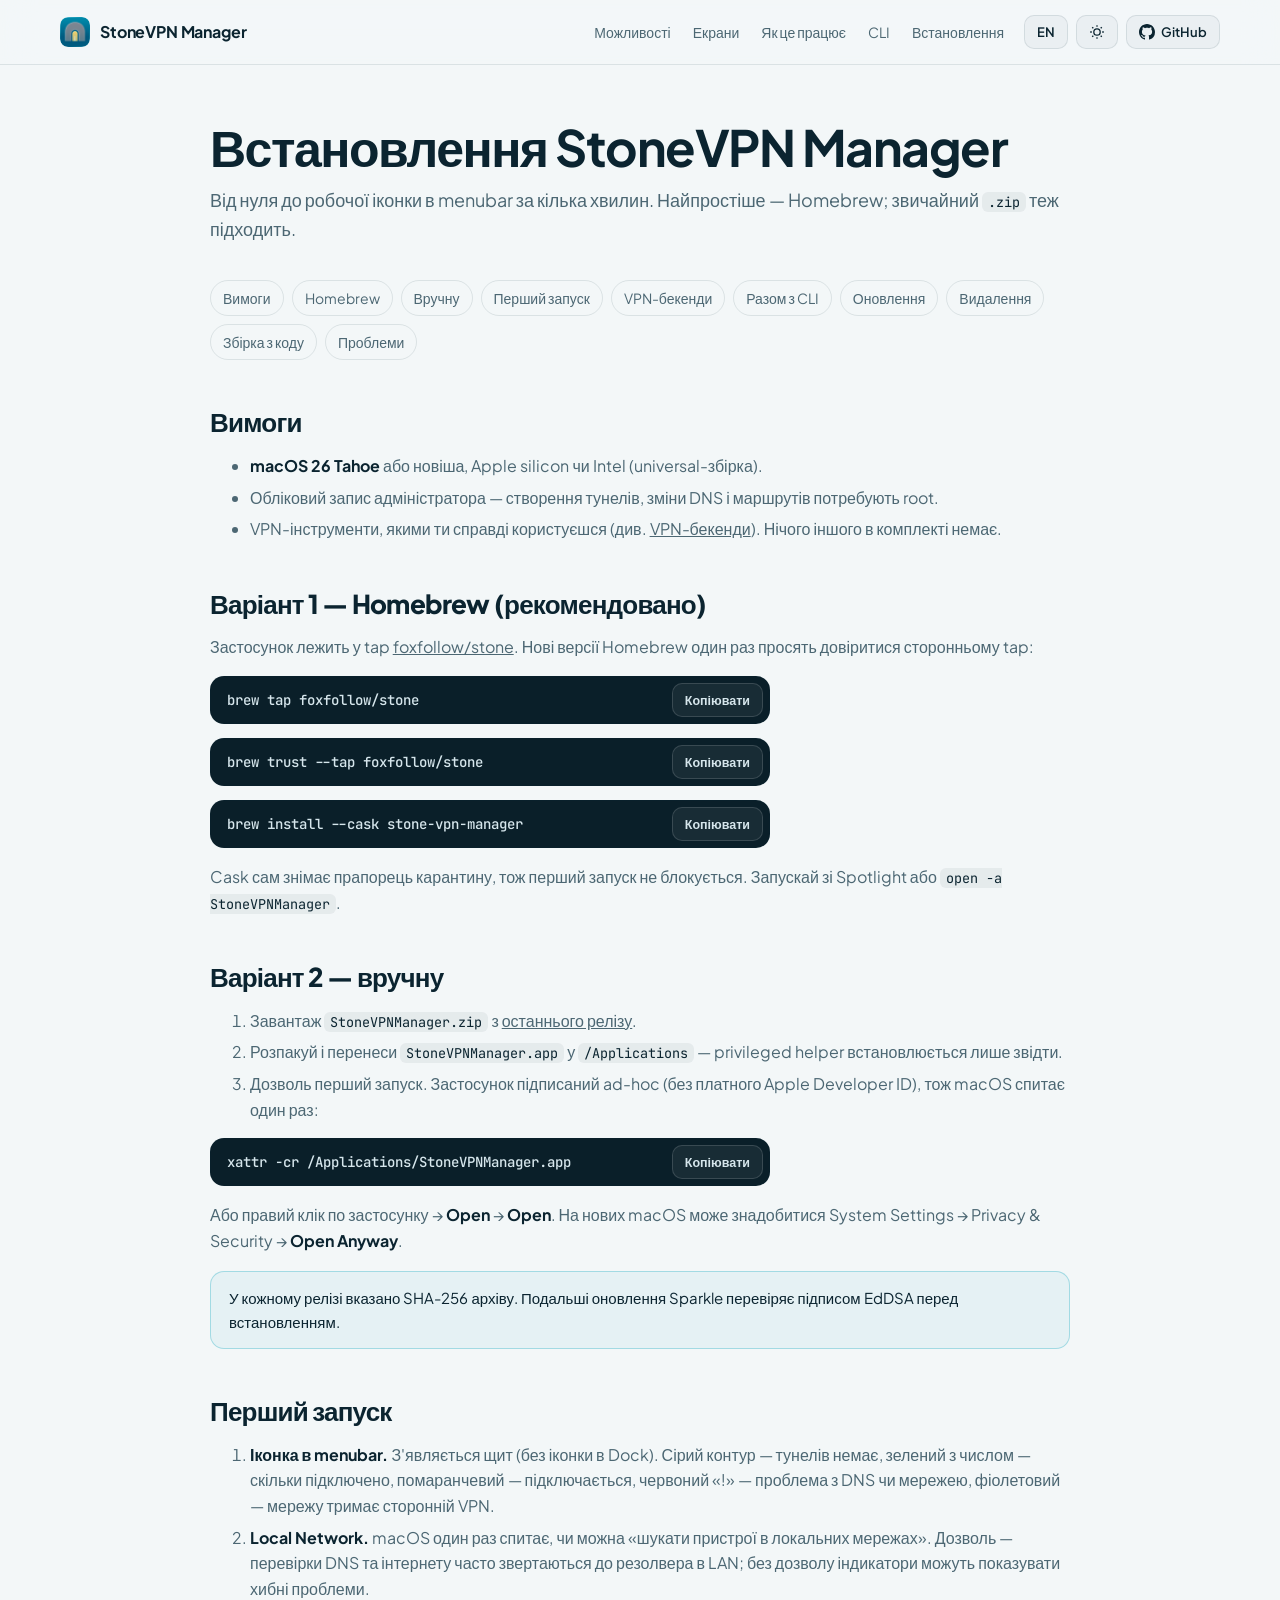
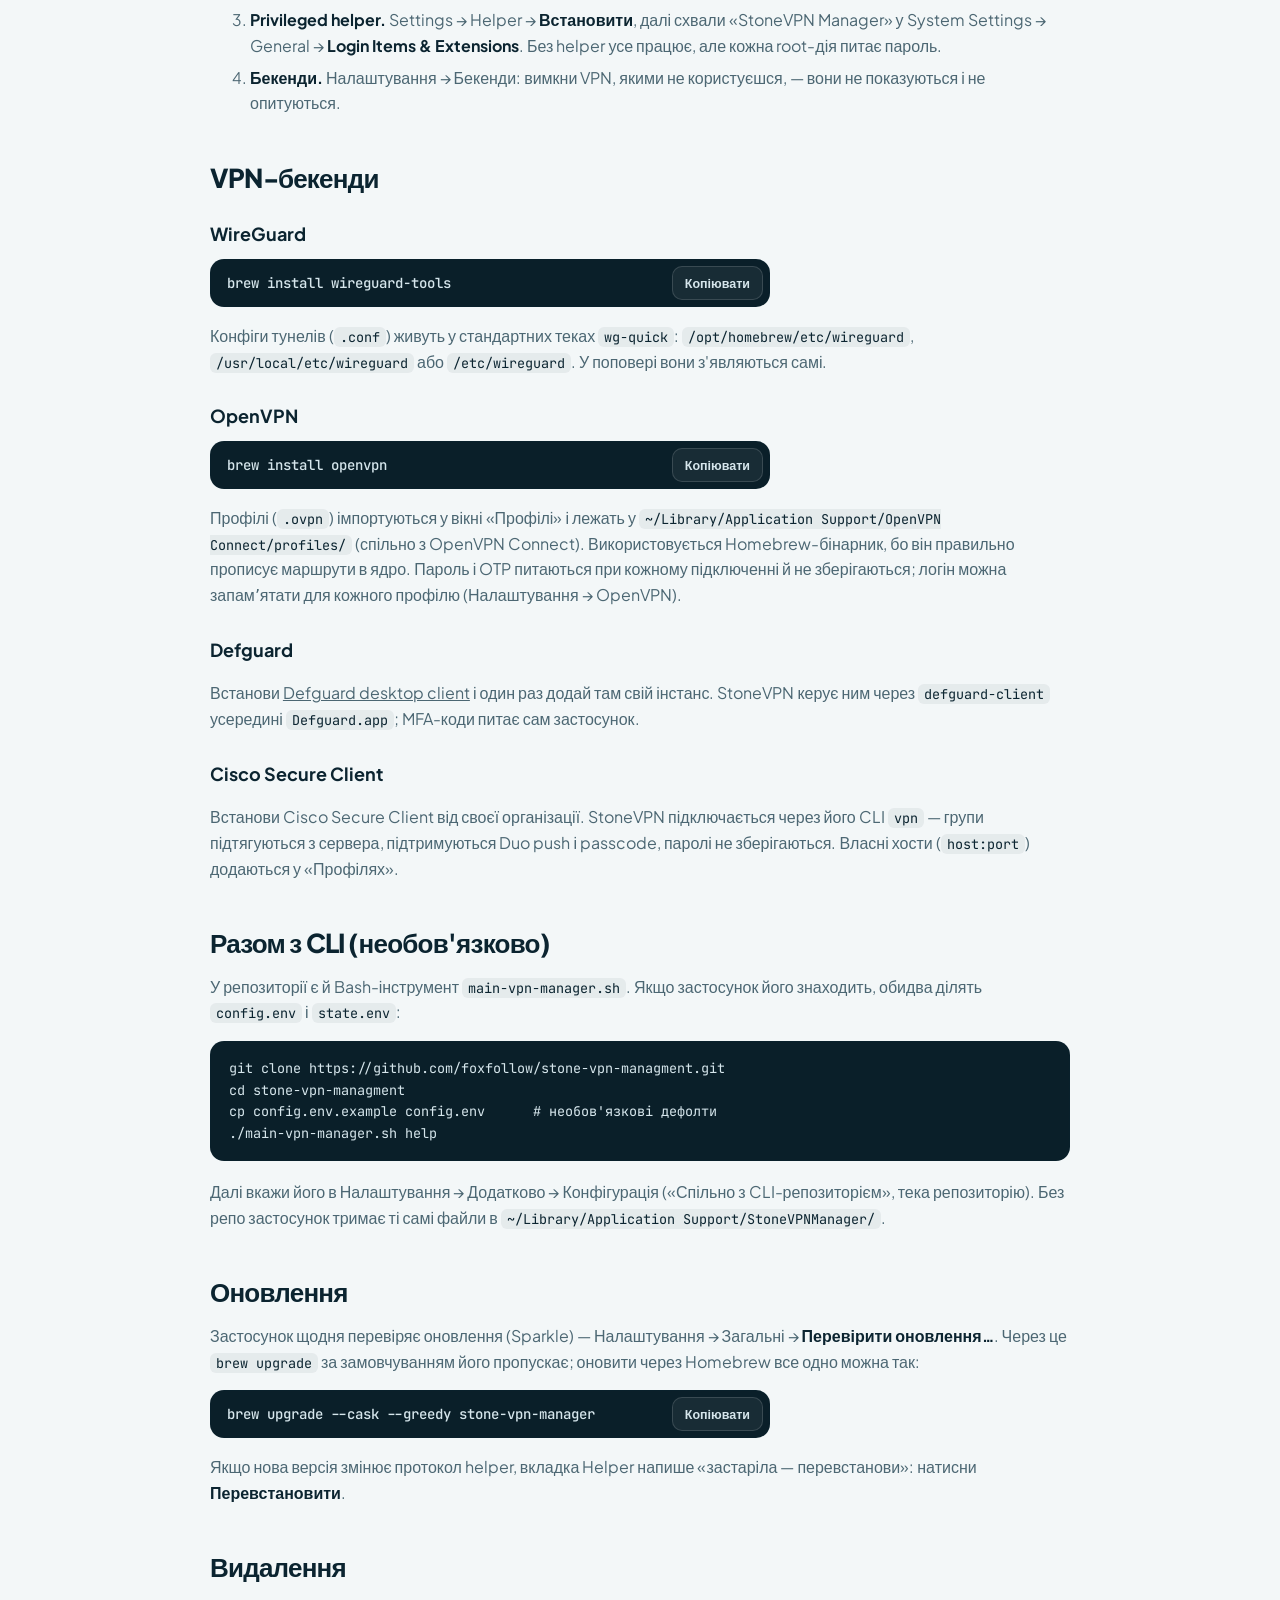
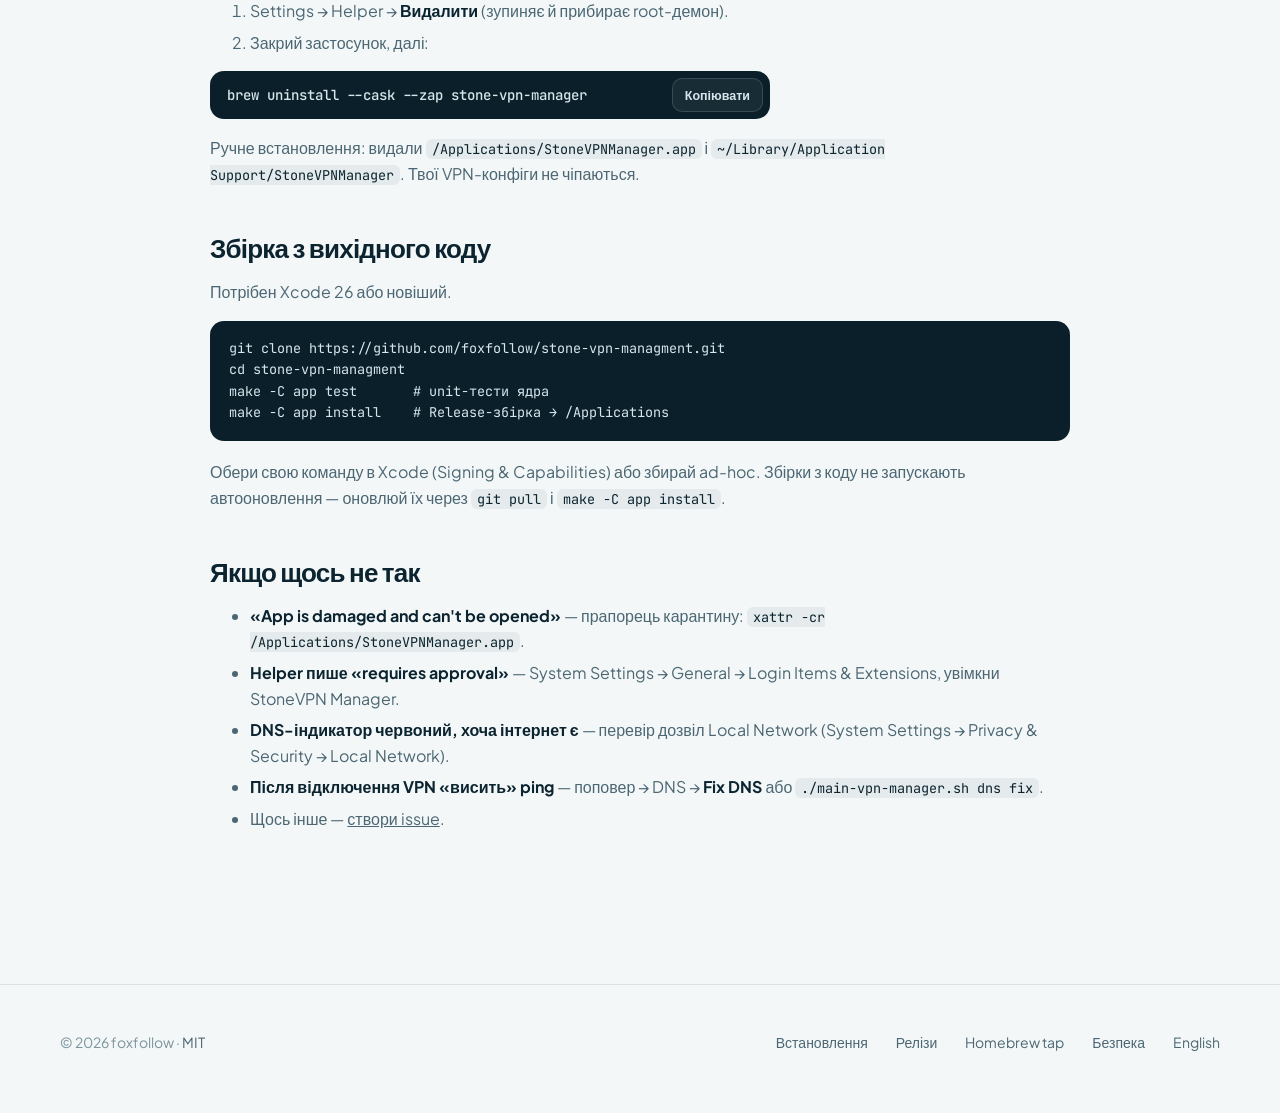
<file: docs/installation-ua.html>
<!DOCTYPE html>
<html lang="uk">
<head>
  <meta charset="utf-8">
  <meta name="viewport" content="width=device-width, initial-scale=1">
  <script>document.documentElement.classList.add("js");try{var t=localStorage.getItem("theme");if(t==="light"||t==="dark")document.documentElement.setAttribute("data-theme",t)}catch(e){}</script>
  <title>Встановлення StoneVPN Manager – Homebrew, вручну, перший запуск</title>
  <meta name="description" content="Як встановити StoneVPN Manager на macOS 26: Homebrew cask, zip вручну, перший запуск, privileged helper, VPN-бекенди, оновлення й видалення.">
  <link rel="canonical" href="https://foxfollow.github.io/stone-vpn-managment/installation-ua.html">
  <link rel="alternate" hreflang="en" href="https://foxfollow.github.io/stone-vpn-managment/installation.html">
  <link rel="alternate" hreflang="uk" href="https://foxfollow.github.io/stone-vpn-managment/installation-ua.html">
  <link rel="alternate" hreflang="x-default" href="https://foxfollow.github.io/stone-vpn-managment/installation.html">
  <link rel="icon" type="image/png" sizes="48x48" href="resources/favicon-48.png" media="(prefers-color-scheme: light)">
  <link rel="icon" type="image/png" sizes="48x48" href="resources/favicon-dark-48.png" media="(prefers-color-scheme: dark)">
  <link rel="apple-touch-icon" href="resources/apple-touch-icon.png">
  <meta name="theme-color" content="#061820">
  <link rel="preconnect" href="https://fonts.googleapis.com">
  <link rel="preconnect" href="https://fonts.gstatic.com" crossorigin>
  <link href="https://fonts.googleapis.com/css2?family=Plus+Jakarta+Sans:wght@400;500;600;700;800&family=JetBrains+Mono:wght@400;500;600&display=swap" rel="stylesheet">
  <link rel="stylesheet" href="resources/site.css">
</head>
<body>

<nav class="nav" aria-label="Навігація">
  <div class="wrap">
    <a class="brand" href="index-ua.html"><img src="resources/icon-512.png" alt="" width="30" height="30">StoneVPN Manager</a>
    <div class="nav-links">
      <a href="index-ua.html#features">Можливості</a>
      <a href="index-ua.html#screens">Екрани</a>
      <a href="index-ua.html#how">Як це працює</a>
      <a href="index-ua.html#cli">CLI</a>
      <a href="index-ua.html#install">Встановлення</a>
    </div>
    <div class="nav-tools">
      <a class="chip-btn" href="installation.html" hreflang="en" lang="en" title="English version">EN</a>
      <button class="chip-btn" type="button" data-theme-toggle aria-label="Світла/темна тема">
        <svg viewBox="0 0 20 20" fill="none" stroke="currentColor" stroke-width="1.6"><circle cx="10" cy="10" r="4"/><path d="M10 1.5v2M10 16.5v2M1.5 10h2M16.5 10h2M4 4l1.4 1.4M14.6 14.6 16 16M4 16l1.4-1.4M14.6 5.4 16 4"/></svg>
      </button>
      <a class="chip-btn" href="https://github.com/foxfollow/stone-vpn-managment" aria-label="GitHub">
        <svg viewBox="0 0 16 16" fill="currentColor"><path d="M8 0C3.58 0 0 3.58 0 8c0 3.54 2.29 6.53 5.47 7.59.4.07.55-.17.55-.38 0-.19-.01-.82-.01-1.49-2.01.37-2.53-.49-2.69-.94-.09-.23-.48-.94-.82-1.13-.28-.15-.68-.52-.01-.53.63-.01 1.08.58 1.23.82.72 1.21 1.87.87 2.33.66.07-.52.28-.87.51-1.07-1.78-.2-3.64-.89-3.64-3.95 0-.87.31-1.59.82-2.15-.08-.2-.36-1.02.08-2.12 0 0 .67-.21 2.2.82.64-.18 1.32-.27 2-.27.68 0 1.36.09 2 .27 1.53-1.04 2.2-.82 2.2-.82.44 1.1.16 1.92.08 2.12.51.56.82 1.27.82 2.15 0 3.07-1.87 3.75-3.65 3.95.29.25.54.73.54 1.48 0 1.07-.01 1.93-.01 2.2 0 .21.15.46.55.38A8.013 8.013 0 0 0 16 8c0-4.42-3.58-8-8-8z"/></svg>
        <span>GitHub</span>
      </a>
    </div>
  </div>
</nav>

<main class="doc">
  <div class="wrap">
    <h1>Встановлення StoneVPN Manager</h1>
    <p class="lead">Від нуля до робочої іконки в menubar за кілька хвилин. Найпростіше — Homebrew; звичайний <code>.zip</code> теж підходить.</p>
    <nav class="toc" aria-label="На цій сторінці">
      <a href="#requirements">Вимоги</a><a href="#homebrew">Homebrew</a><a href="#manual">Вручну</a><a href="#first-launch">Перший запуск</a>
      <a href="#backends">VPN-бекенди</a><a href="#cli">Разом з CLI</a><a href="#updates">Оновлення</a><a href="#uninstall">Видалення</a><a href="#source">Збірка з коду</a><a href="#trouble">Проблеми</a>
    </nav>

    <h2 id="requirements">Вимоги</h2>
    <ul>
      <li><strong>macOS 26 Tahoe</strong> або новіша, Apple silicon чи Intel (universal-збірка).</li>
      <li>Обліковий запис адміністратора — створення тунелів, зміни DNS і маршрутів потребують root.</li>
      <li>VPN-інструменти, якими ти справді користуєшся (див. <a href="#backends">VPN-бекенди</a>). Нічого іншого в комплекті немає.</li>
    </ul>

    <h2 id="homebrew">Варіант 1 — Homebrew (рекомендовано)</h2>
    <p>Застосунок лежить у tap <a href="https://github.com/foxfollow/homebrew-stone">foxfollow/stone</a>. Нові версії Homebrew один раз просять довіритися сторонньому tap:</p>
    <div class="cmd"><code>brew tap foxfollow/stone</code><button class="copy" type="button" data-copy="brew tap foxfollow/stone" data-done="✓">Копіювати</button></div>
    <div class="cmd"><code>brew trust --tap foxfollow/stone</code><button class="copy" type="button" data-copy="brew trust --tap foxfollow/stone" data-done="✓">Копіювати</button></div>
    <div class="cmd"><code>brew install --cask stone-vpn-manager</code><button class="copy" type="button" data-copy="brew install --cask stone-vpn-manager" data-done="✓">Копіювати</button></div>
    <p>Cask сам знімає прапорець карантину, тож перший запуск не блокується. Запускай зі Spotlight або <code>open -a StoneVPNManager</code>.</p>

    <h2 id="manual">Варіант 2 — вручну</h2>
    <ol>
      <li>Завантаж <code>StoneVPNManager.zip</code> з <a href="https://github.com/foxfollow/stone-vpn-managment/releases/latest">останнього релізу</a>.</li>
      <li>Розпакуй і перенеси <code>StoneVPNManager.app</code> у <code>/Applications</code> — privileged helper встановлюється лише звідти.</li>
      <li>Дозволь перший запуск. Застосунок підписаний ad-hoc (без платного Apple Developer ID), тож macOS спитає один раз:</li>
    </ol>
    <div class="cmd"><code>xattr -cr /Applications/StoneVPNManager.app</code><button class="copy" type="button" data-copy="xattr -cr /Applications/StoneVPNManager.app" data-done="✓">Копіювати</button></div>
    <p>Або правий клік по застосунку → <strong>Open</strong> → <strong>Open</strong>. На нових macOS може знадобитися System Settings → Privacy &amp; Security → <strong>Open Anyway</strong>.</p>
    <div class="callout info">У кожному релізі вказано SHA-256 архіву. Подальші оновлення Sparkle перевіряє підписом EdDSA перед встановленням.</div>

    <h2 id="first-launch">Перший запуск</h2>
    <ol>
      <li><strong>Іконка в menubar.</strong> З'являється щит (без іконки в Dock). Сірий контур — тунелів немає, зелений з числом — скільки підключено, помаранчевий — підключається, червоний «!» — проблема з DNS чи мережею, фіолетовий — мережу тримає сторонній VPN.</li>
      <li><strong>Local Network.</strong> macOS один раз спитає, чи можна «шукати пристрої в локальних мережах». Дозволь — перевірки DNS та інтернету часто звертаються до резолвера в LAN; без дозволу індикатори можуть показувати хибні проблеми.</li>
      <li><strong>Privileged helper.</strong> Settings → Helper → <strong>Встановити</strong>, далі схвали «StoneVPN Manager» у System Settings → General → <strong>Login Items &amp; Extensions</strong>. Без helper усе працює, але кожна root-дія питає пароль.</li>
      <li><strong>Бекенди.</strong> Налаштування → Бекенди: вимкни VPN, якими не користуєшся, — вони не показуються і не опитуються.</li>
    </ol>

    <h2 id="backends">VPN-бекенди</h2>
    <h3>WireGuard</h3>
    <div class="cmd"><code>brew install wireguard-tools</code><button class="copy" type="button" data-copy="brew install wireguard-tools" data-done="✓">Копіювати</button></div>
    <p>Конфіги тунелів (<code>.conf</code>) живуть у стандартних теках <code>wg-quick</code>: <code>/opt/homebrew/etc/wireguard</code>, <code>/usr/local/etc/wireguard</code> або <code>/etc/wireguard</code>. У поповері вони з'являються самі.</p>
    <h3>OpenVPN</h3>
    <div class="cmd"><code>brew install openvpn</code><button class="copy" type="button" data-copy="brew install openvpn" data-done="✓">Копіювати</button></div>
    <p>Профілі (<code>.ovpn</code>) імпортуються у вікні «Профілі» і лежать у <code>~/Library/Application Support/OpenVPN Connect/profiles/</code> (спільно з OpenVPN Connect). Використовується Homebrew-бінарник, бо він правильно прописує маршрути в ядро. Пароль і OTP питаються при кожному підключенні й не зберігаються; логін можна запамʼятати для кожного профілю (Налаштування → OpenVPN).</p>
    <h3>Defguard</h3>
    <p>Встанови <a href="https://docs.defguard.net/">Defguard desktop client</a> і один раз додай там свій інстанс. StoneVPN керує ним через <code>defguard-client</code> усередині <code>Defguard.app</code>; MFA-коди питає сам застосунок.</p>
    <h3>Cisco Secure Client</h3>
    <p>Встанови Cisco Secure Client від своєї організації. StoneVPN підключається через його CLI <code>vpn</code> — групи підтягуються з сервера, підтримуються Duo push і passcode, паролі не зберігаються. Власні хости (<code>host:port</code>) додаються у «Профілях».</p>

    <h2 id="cli">Разом з CLI (необов'язково)</h2>
    <p>У репозиторії є й Bash-інструмент <code>main-vpn-manager.sh</code>. Якщо застосунок його знаходить, обидва ділять <code>config.env</code> і <code>state.env</code>:</p>
    <pre><code>git clone https://github.com/foxfollow/stone-vpn-managment.git
cd stone-vpn-managment
cp config.env.example config.env      # необов'язкові дефолти
./main-vpn-manager.sh help</code></pre>
    <p>Далі вкажи його в Налаштування → Додатково → Конфігурація («Спільно з CLI-репозиторієм», тека репозиторію). Без репо застосунок тримає ті самі файли в <code>~/Library/Application Support/StoneVPNManager/</code>.</p>

    <h2 id="updates">Оновлення</h2>
    <p>Застосунок щодня перевіряє оновлення (Sparkle) — Налаштування → Загальні → <strong>Перевірити оновлення…</strong>. Через це <code>brew upgrade</code> за замовчуванням його пропускає; оновити через Homebrew все одно можна так:</p>
    <div class="cmd"><code>brew upgrade --cask --greedy stone-vpn-manager</code><button class="copy" type="button" data-copy="brew upgrade --cask --greedy stone-vpn-manager" data-done="✓">Копіювати</button></div>
    <p>Якщо нова версія змінює протокол helper, вкладка Helper напише «застаріла — перевстанови»: натисни <strong>Перевстановити</strong>.</p>

    <h2 id="uninstall">Видалення</h2>
    <ol>
      <li>Settings → Helper → <strong>Видалити</strong> (зупиняє й прибирає root-демон).</li>
      <li>Закрий застосунок, далі:</li>
    </ol>
    <div class="cmd"><code>brew uninstall --cask --zap stone-vpn-manager</code><button class="copy" type="button" data-copy="brew uninstall --cask --zap stone-vpn-manager" data-done="✓">Копіювати</button></div>
    <p>Ручне встановлення: видали <code>/Applications/StoneVPNManager.app</code> і <code>~/Library/Application Support/StoneVPNManager</code>. Твої VPN-конфіги не чіпаються.</p>

    <h2 id="source">Збірка з вихідного коду</h2>
    <p>Потрібен Xcode 26 або новіший.</p>
    <pre><code>git clone https://github.com/foxfollow/stone-vpn-managment.git
cd stone-vpn-managment
make -C app test       # unit-тести ядра
make -C app install    # Release-збірка → /Applications</code></pre>
    <p>Обери свою команду в Xcode (Signing &amp; Capabilities) або збирай ad-hoc. Збірки з коду не запускають автооновлення — оновлюй їх через <code>git pull</code> і <code>make -C app install</code>.</p>

    <h2 id="trouble">Якщо щось не так</h2>
    <ul>
      <li><strong>«App is damaged and can't be opened»</strong> — прапорець карантину: <code>xattr -cr /Applications/StoneVPNManager.app</code>.</li>
      <li><strong>Helper пише «requires approval»</strong> — System Settings → General → Login Items &amp; Extensions, увімкни StoneVPN Manager.</li>
      <li><strong>DNS-індикатор червоний, хоча інтернет є</strong> — перевір дозвіл Local Network (System Settings → Privacy &amp; Security → Local Network).</li>
      <li><strong>Після відключення VPN «висить» ping</strong> — поповер → DNS → <strong>Fix DNS</strong> або <code>./main-vpn-manager.sh dns fix</code>.</li>
      <li>Щось інше — <a href="https://github.com/foxfollow/stone-vpn-managment/issues">створи issue</a>.</li>
    </ul>
  </div>
</main>

<footer>
  <div class="wrap">
    <span>© 2026 foxfollow · <a href="https://github.com/foxfollow/stone-vpn-managment/blob/main/LICENSE">MIT</a></span>
    <span class="sp"></span>
    <a href="installation-ua.html">Встановлення</a>
    <a href="https://github.com/foxfollow/stone-vpn-managment/releases">Релізи</a>
    <a href="https://github.com/foxfollow/homebrew-stone">Homebrew tap</a>
    <a href="https://github.com/foxfollow/stone-vpn-managment/blob/main/SECURITY.md">Безпека</a>
    <a href="installation.html" hreflang="en" lang="en">English</a>
  </div>
</footer>

<script src="resources/site.js" defer></script>
</body>
</html>
</file>
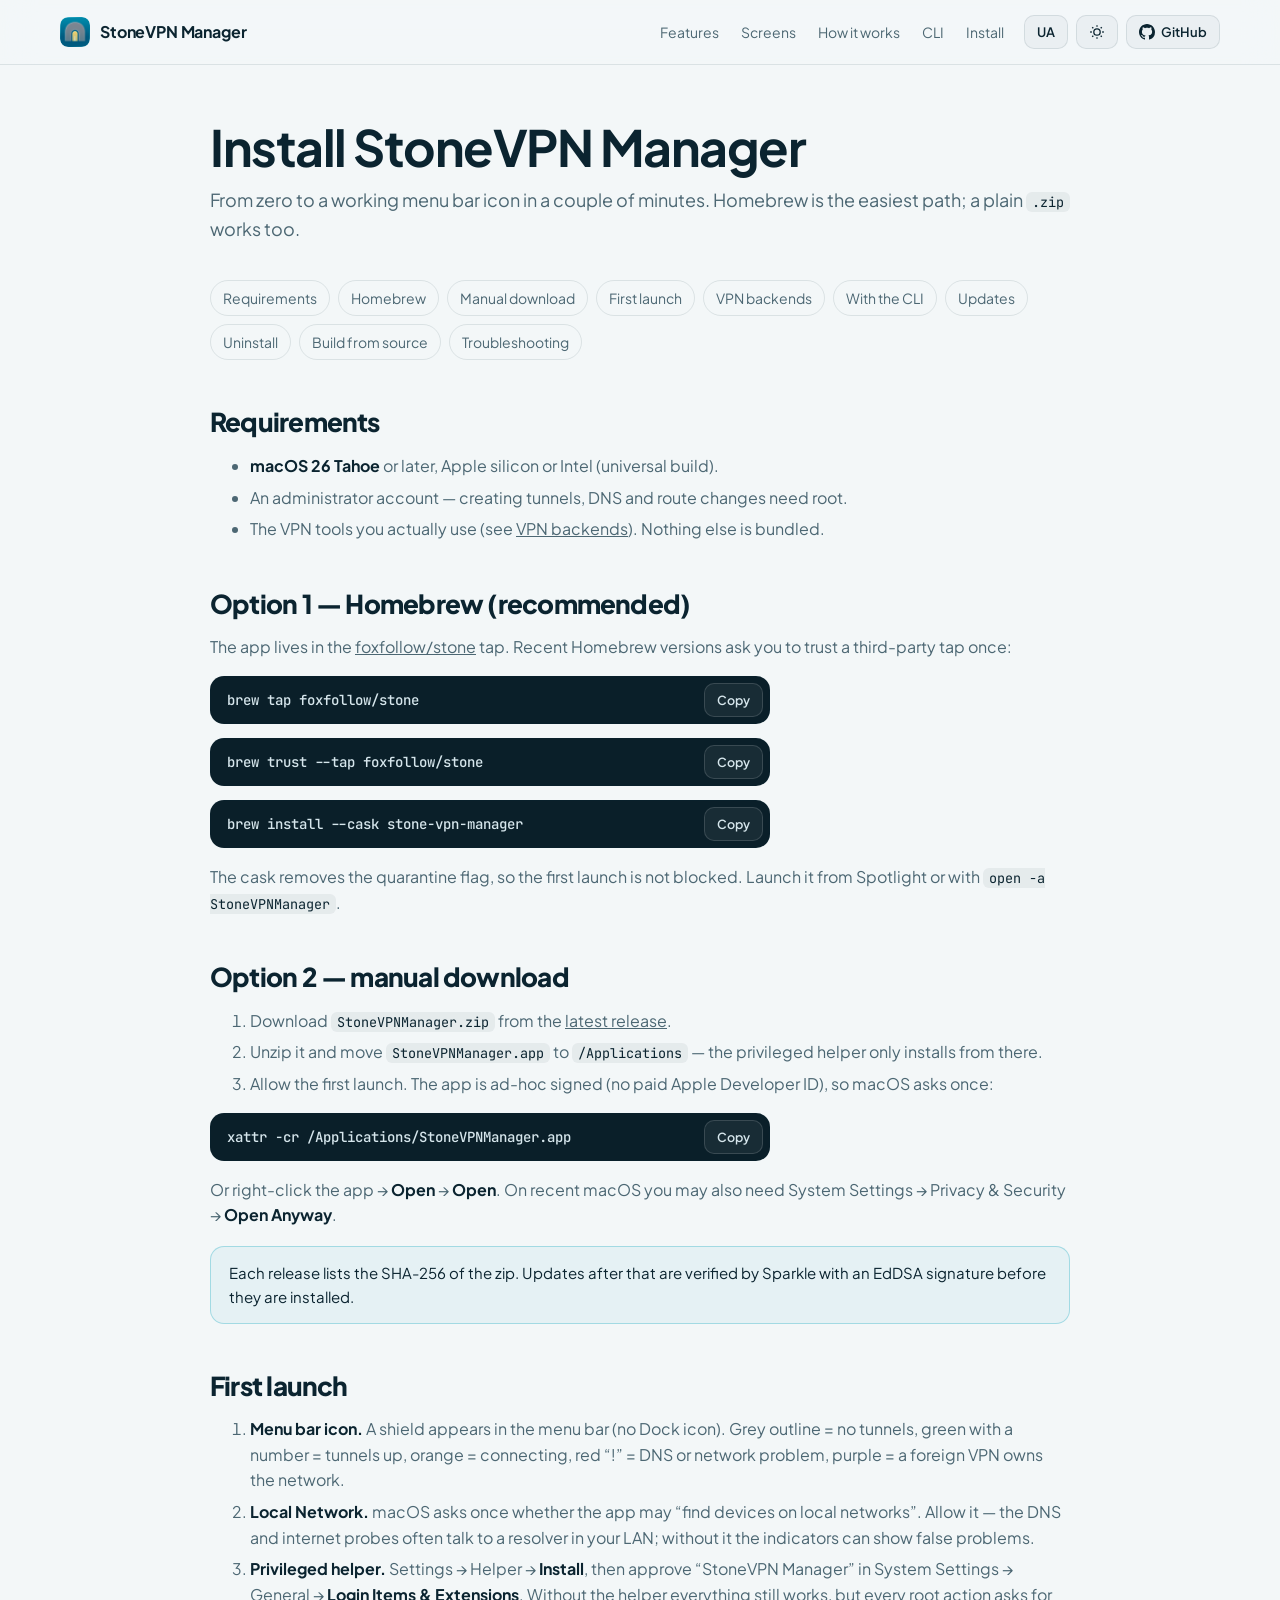
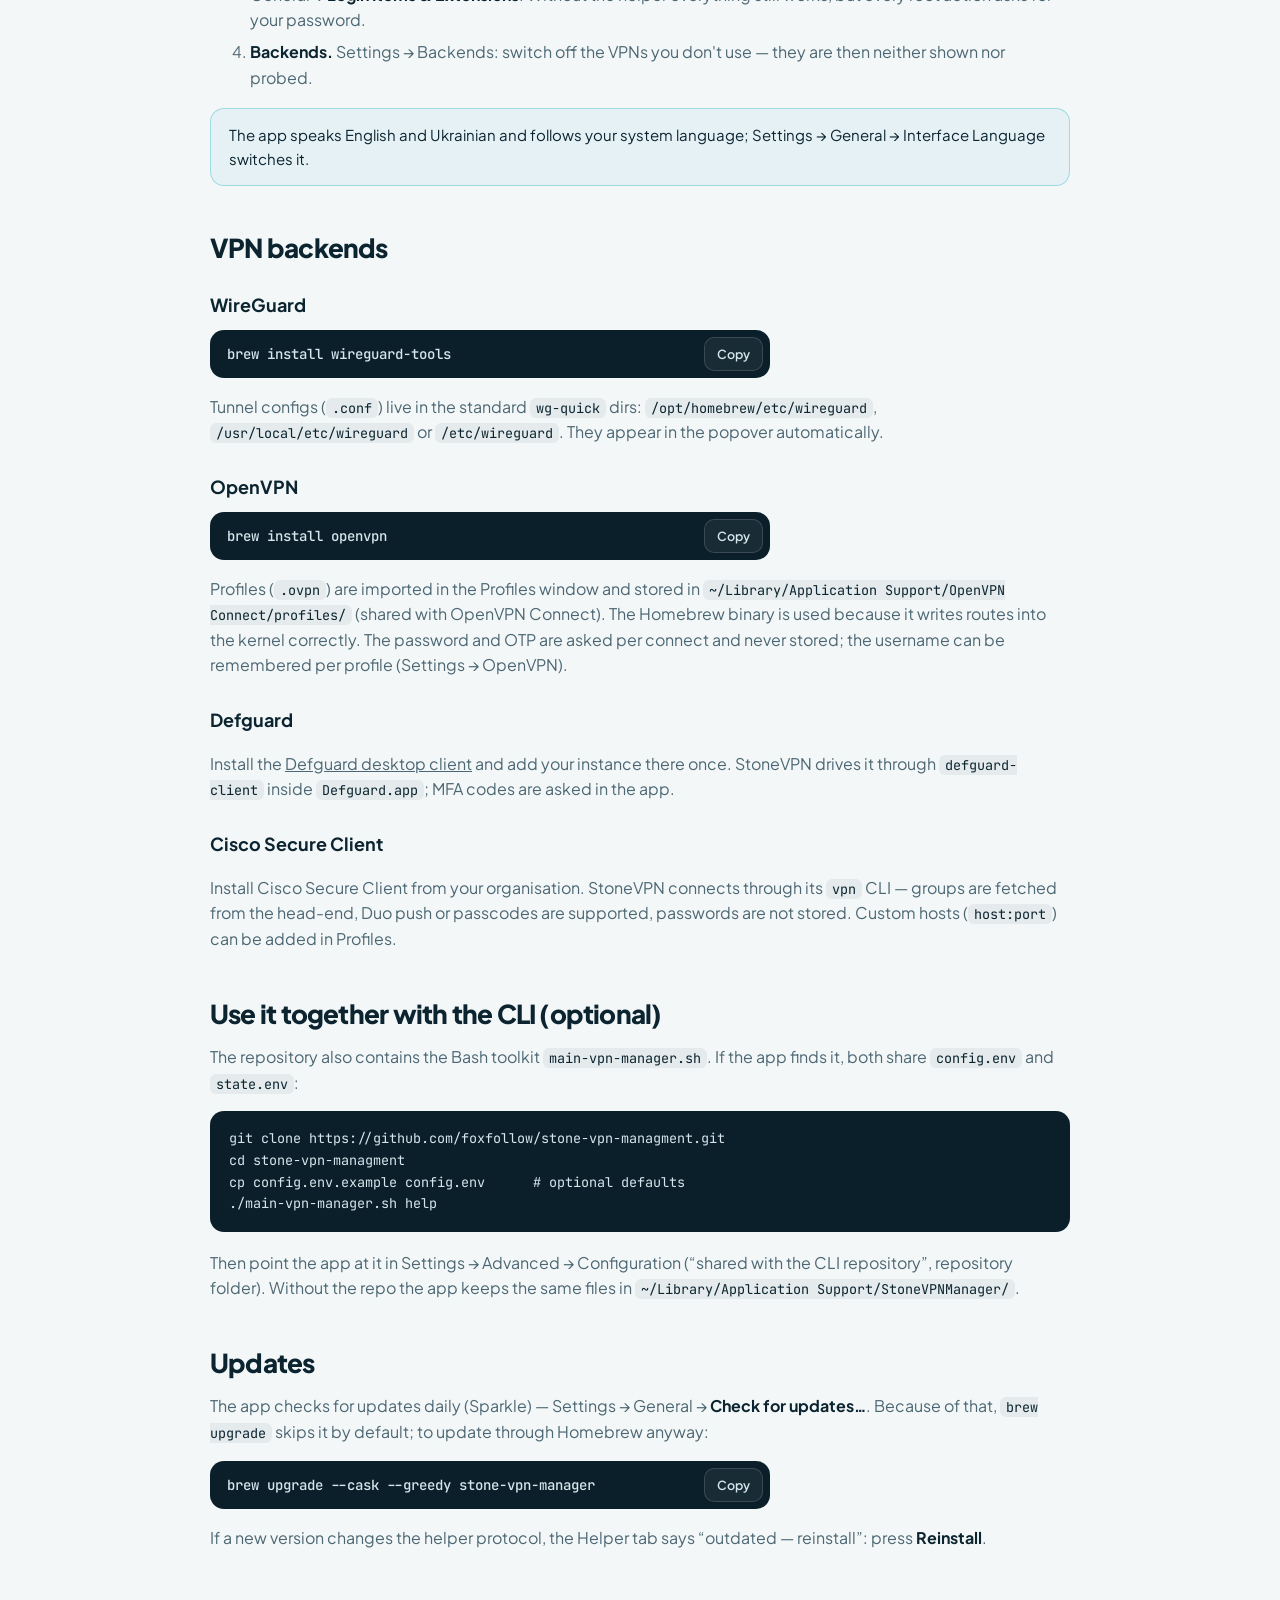
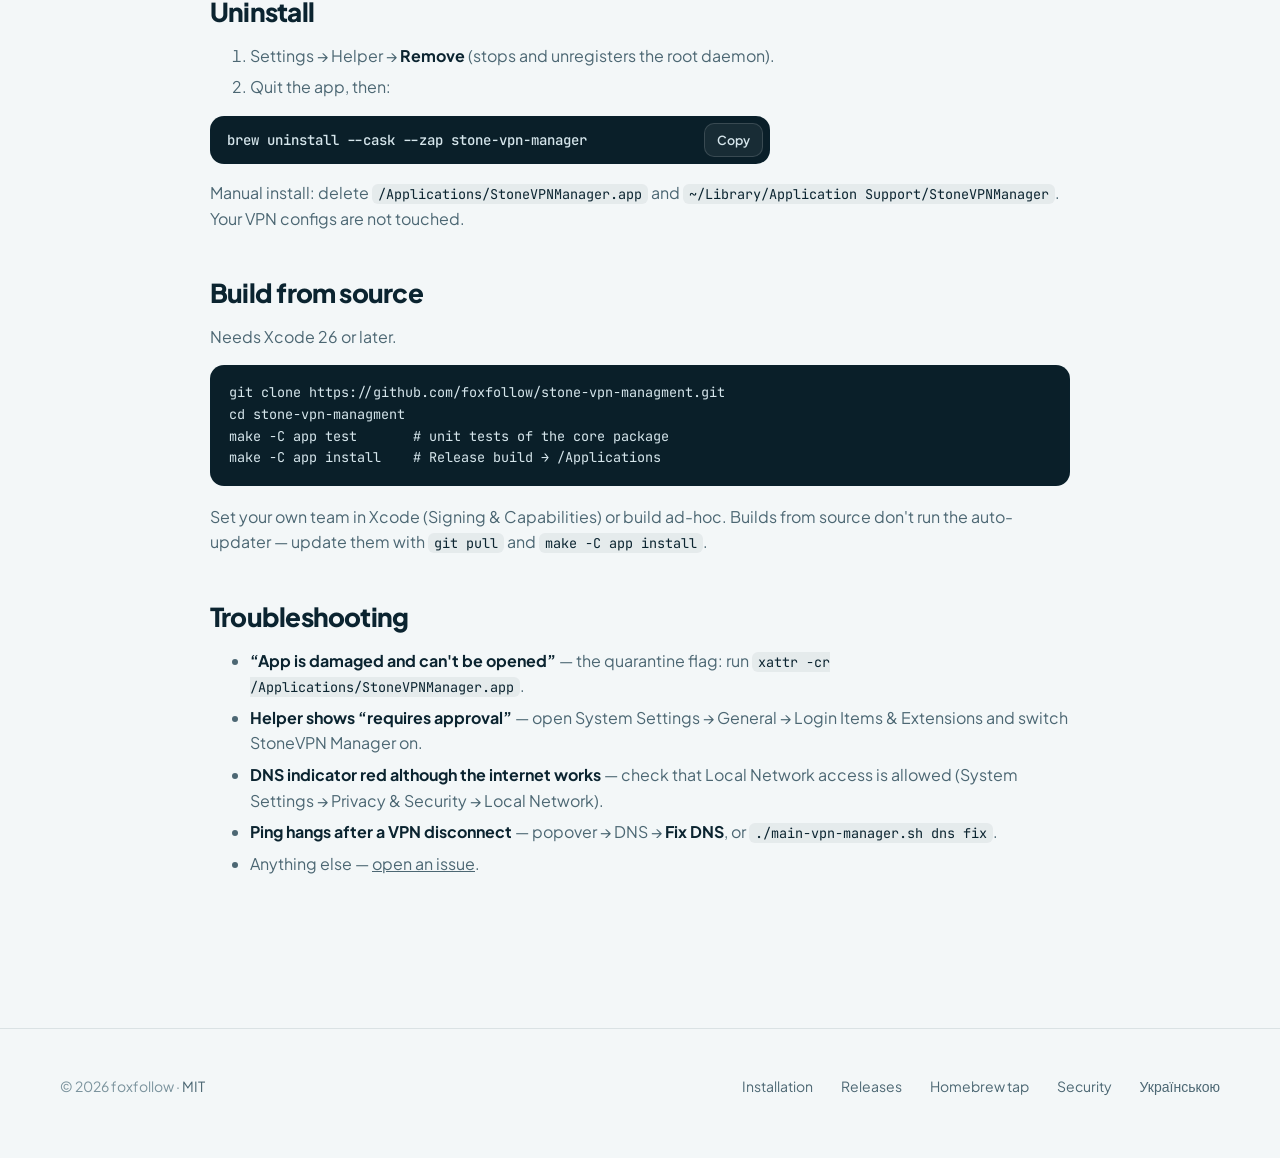
<file: docs/installation.html>
<!DOCTYPE html>
<html lang="en">
<head>
  <meta charset="utf-8">
  <meta name="viewport" content="width=device-width, initial-scale=1">
  <script>document.documentElement.classList.add("js");try{var t=localStorage.getItem("theme");if(t==="light"||t==="dark")document.documentElement.setAttribute("data-theme",t)}catch(e){}</script>
  <title>Install StoneVPN Manager – Homebrew, manual, first launch</title>
  <meta name="description" content="How to install StoneVPN Manager on macOS 26: Homebrew cask, manual zip, first launch, privileged helper, VPN backends, updates and uninstall.">
  <link rel="canonical" href="https://foxfollow.github.io/stone-vpn-managment/installation.html">
  <link rel="alternate" hreflang="en" href="https://foxfollow.github.io/stone-vpn-managment/installation.html">
  <link rel="alternate" hreflang="uk" href="https://foxfollow.github.io/stone-vpn-managment/installation-ua.html">
  <link rel="alternate" hreflang="x-default" href="https://foxfollow.github.io/stone-vpn-managment/installation.html">
  <link rel="icon" type="image/png" sizes="48x48" href="resources/favicon-48.png" media="(prefers-color-scheme: light)">
  <link rel="icon" type="image/png" sizes="48x48" href="resources/favicon-dark-48.png" media="(prefers-color-scheme: dark)">
  <link rel="apple-touch-icon" href="resources/apple-touch-icon.png">
  <meta name="theme-color" content="#061820">
  <link rel="preconnect" href="https://fonts.googleapis.com">
  <link rel="preconnect" href="https://fonts.gstatic.com" crossorigin>
  <link href="https://fonts.googleapis.com/css2?family=Plus+Jakarta+Sans:wght@400;500;600;700;800&family=JetBrains+Mono:wght@400;500;600&display=swap" rel="stylesheet">
  <link rel="stylesheet" href="resources/site.css">
</head>
<body>

<nav class="nav" aria-label="Main">
  <div class="wrap">
    <a class="brand" href="./"><img src="resources/icon-512.png" alt="" width="30" height="30">StoneVPN Manager</a>
    <div class="nav-links">
      <a href="./#features">Features</a>
      <a href="./#screens">Screens</a>
      <a href="./#how">How it works</a>
      <a href="./#cli">CLI</a>
      <a href="./#install">Install</a>
    </div>
    <div class="nav-tools">
      <a class="chip-btn" href="installation-ua.html" hreflang="uk" lang="uk" title="Українська версія">UA</a>
      <button class="chip-btn" type="button" data-theme-toggle aria-label="Toggle light/dark theme">
        <svg viewBox="0 0 20 20" fill="none" stroke="currentColor" stroke-width="1.6"><circle cx="10" cy="10" r="4"/><path d="M10 1.5v2M10 16.5v2M1.5 10h2M16.5 10h2M4 4l1.4 1.4M14.6 14.6 16 16M4 16l1.4-1.4M14.6 5.4 16 4"/></svg>
      </button>
      <a class="chip-btn" href="https://github.com/foxfollow/stone-vpn-managment" aria-label="GitHub">
        <svg viewBox="0 0 16 16" fill="currentColor"><path d="M8 0C3.58 0 0 3.58 0 8c0 3.54 2.29 6.53 5.47 7.59.4.07.55-.17.55-.38 0-.19-.01-.82-.01-1.49-2.01.37-2.53-.49-2.69-.94-.09-.23-.48-.94-.82-1.13-.28-.15-.68-.52-.01-.53.63-.01 1.08.58 1.23.82.72 1.21 1.87.87 2.33.66.07-.52.28-.87.51-1.07-1.78-.2-3.64-.89-3.64-3.95 0-.87.31-1.59.82-2.15-.08-.2-.36-1.02.08-2.12 0 0 .67-.21 2.2.82.64-.18 1.32-.27 2-.27.68 0 1.36.09 2 .27 1.53-1.04 2.2-.82 2.2-.82.44 1.1.16 1.92.08 2.12.51.56.82 1.27.82 2.15 0 3.07-1.87 3.75-3.65 3.95.29.25.54.73.54 1.48 0 1.07-.01 1.93-.01 2.2 0 .21.15.46.55.38A8.013 8.013 0 0 0 16 8c0-4.42-3.58-8-8-8z"/></svg>
        <span>GitHub</span>
      </a>
    </div>
  </div>
</nav>

<main class="doc">
  <div class="wrap">
    <h1>Install StoneVPN Manager</h1>
    <p class="lead">From zero to a working menu bar icon in a couple of minutes. Homebrew is the easiest path; a plain <code>.zip</code> works too.</p>
    <nav class="toc" aria-label="On this page">
      <a href="#requirements">Requirements</a><a href="#homebrew">Homebrew</a><a href="#manual">Manual download</a><a href="#first-launch">First launch</a>
      <a href="#backends">VPN backends</a><a href="#cli">With the CLI</a><a href="#updates">Updates</a><a href="#uninstall">Uninstall</a><a href="#source">Build from source</a><a href="#trouble">Troubleshooting</a>
    </nav>

    <h2 id="requirements">Requirements</h2>
    <ul>
      <li><strong>macOS 26 Tahoe</strong> or later, Apple silicon or Intel (universal build).</li>
      <li>An administrator account — creating tunnels, DNS and route changes need root.</li>
      <li>The VPN tools you actually use (see <a href="#backends">VPN backends</a>). Nothing else is bundled.</li>
    </ul>

    <h2 id="homebrew">Option 1 — Homebrew (recommended)</h2>
    <p>The app lives in the <a href="https://github.com/foxfollow/homebrew-stone">foxfollow/stone</a> tap. Recent Homebrew versions ask you to trust a third-party tap once:</p>
    <div class="cmd"><code>brew tap foxfollow/stone</code><button class="copy" type="button" data-copy="brew tap foxfollow/stone" data-done="✓">Copy</button></div>
    <div class="cmd"><code>brew trust --tap foxfollow/stone</code><button class="copy" type="button" data-copy="brew trust --tap foxfollow/stone" data-done="✓">Copy</button></div>
    <div class="cmd"><code>brew install --cask stone-vpn-manager</code><button class="copy" type="button" data-copy="brew install --cask stone-vpn-manager" data-done="✓">Copy</button></div>
    <p>The cask removes the quarantine flag, so the first launch is not blocked. Launch it from Spotlight or with <code>open -a StoneVPNManager</code>.</p>

    <h2 id="manual">Option 2 — manual download</h2>
    <ol>
      <li>Download <code>StoneVPNManager.zip</code> from the <a href="https://github.com/foxfollow/stone-vpn-managment/releases/latest">latest release</a>.</li>
      <li>Unzip it and move <code>StoneVPNManager.app</code> to <code>/Applications</code> — the privileged helper only installs from there.</li>
      <li>Allow the first launch. The app is ad-hoc signed (no paid Apple Developer ID), so macOS asks once:</li>
    </ol>
    <div class="cmd"><code>xattr -cr /Applications/StoneVPNManager.app</code><button class="copy" type="button" data-copy="xattr -cr /Applications/StoneVPNManager.app" data-done="✓">Copy</button></div>
    <p>Or right-click the app → <strong>Open</strong> → <strong>Open</strong>. On recent macOS you may also need System Settings → Privacy &amp; Security → <strong>Open Anyway</strong>.</p>
    <div class="callout info">Each release lists the SHA-256 of the zip. Updates after that are verified by Sparkle with an EdDSA signature before they are installed.</div>

    <h2 id="first-launch">First launch</h2>
    <ol>
      <li><strong>Menu bar icon.</strong> A shield appears in the menu bar (no Dock icon). Grey outline = no tunnels, green with a number = tunnels up, orange = connecting, red “!” = DNS or network problem, purple = a foreign VPN owns the network.</li>
      <li><strong>Local Network.</strong> macOS asks once whether the app may “find devices on local networks”. Allow it — the DNS and internet probes often talk to a resolver in your LAN; without it the indicators can show false problems.</li>
      <li><strong>Privileged helper.</strong> Settings → Helper → <strong>Install</strong>, then approve “StoneVPN Manager” in System Settings → General → <strong>Login Items &amp; Extensions</strong>. Without the helper everything still works, but every root action asks for your password.</li>
      <li><strong>Backends.</strong> Settings → Backends: switch off the VPNs you don't use — they are then neither shown nor probed.</li>
    </ol>
    <div class="callout info">The app speaks English and Ukrainian and follows your system language; Settings → General → Interface Language switches it.</div>

    <h2 id="backends">VPN backends</h2>
    <h3>WireGuard</h3>
    <div class="cmd"><code>brew install wireguard-tools</code><button class="copy" type="button" data-copy="brew install wireguard-tools" data-done="✓">Copy</button></div>
    <p>Tunnel configs (<code>.conf</code>) live in the standard <code>wg-quick</code> dirs: <code>/opt/homebrew/etc/wireguard</code>, <code>/usr/local/etc/wireguard</code> or <code>/etc/wireguard</code>. They appear in the popover automatically.</p>
    <h3>OpenVPN</h3>
    <div class="cmd"><code>brew install openvpn</code><button class="copy" type="button" data-copy="brew install openvpn" data-done="✓">Copy</button></div>
    <p>Profiles (<code>.ovpn</code>) are imported in the Profiles window and stored in <code>~/Library/Application Support/OpenVPN Connect/profiles/</code> (shared with OpenVPN Connect). The Homebrew binary is used because it writes routes into the kernel correctly. The password and OTP are asked per connect and never stored; the username can be remembered per profile (Settings → OpenVPN).</p>
    <h3>Defguard</h3>
    <p>Install the <a href="https://docs.defguard.net/">Defguard desktop client</a> and add your instance there once. StoneVPN drives it through <code>defguard-client</code> inside <code>Defguard.app</code>; MFA codes are asked in the app.</p>
    <h3>Cisco Secure Client</h3>
    <p>Install Cisco Secure Client from your organisation. StoneVPN connects through its <code>vpn</code> CLI — groups are fetched from the head-end, Duo push or passcodes are supported, passwords are not stored. Custom hosts (<code>host:port</code>) can be added in Profiles.</p>

    <h2 id="cli">Use it together with the CLI (optional)</h2>
    <p>The repository also contains the Bash toolkit <code>main-vpn-manager.sh</code>. If the app finds it, both share <code>config.env</code> and <code>state.env</code>:</p>
    <pre><code>git clone https://github.com/foxfollow/stone-vpn-managment.git
cd stone-vpn-managment
cp config.env.example config.env      # optional defaults
./main-vpn-manager.sh help</code></pre>
    <p>Then point the app at it in Settings → Advanced → Configuration (“shared with the CLI repository”, repository folder). Without the repo the app keeps the same files in <code>~/Library/Application Support/StoneVPNManager/</code>.</p>

    <h2 id="updates">Updates</h2>
    <p>The app checks for updates daily (Sparkle) — Settings → General → <strong>Check for updates…</strong>. Because of that, <code>brew upgrade</code> skips it by default; to update through Homebrew anyway:</p>
    <div class="cmd"><code>brew upgrade --cask --greedy stone-vpn-manager</code><button class="copy" type="button" data-copy="brew upgrade --cask --greedy stone-vpn-manager" data-done="✓">Copy</button></div>
    <p>If a new version changes the helper protocol, the Helper tab says “outdated — reinstall”: press <strong>Reinstall</strong>.</p>

    <h2 id="uninstall">Uninstall</h2>
    <ol>
      <li>Settings → Helper → <strong>Remove</strong> (stops and unregisters the root daemon).</li>
      <li>Quit the app, then:</li>
    </ol>
    <div class="cmd"><code>brew uninstall --cask --zap stone-vpn-manager</code><button class="copy" type="button" data-copy="brew uninstall --cask --zap stone-vpn-manager" data-done="✓">Copy</button></div>
    <p>Manual install: delete <code>/Applications/StoneVPNManager.app</code> and <code>~/Library/Application Support/StoneVPNManager</code>. Your VPN configs are not touched.</p>

    <h2 id="source">Build from source</h2>
    <p>Needs Xcode 26 or later.</p>
    <pre><code>git clone https://github.com/foxfollow/stone-vpn-managment.git
cd stone-vpn-managment
make -C app test       # unit tests of the core package
make -C app install    # Release build → /Applications</code></pre>
    <p>Set your own team in Xcode (Signing &amp; Capabilities) or build ad-hoc. Builds from source don't run the auto-updater — update them with <code>git pull</code> and <code>make -C app install</code>.</p>

    <h2 id="trouble">Troubleshooting</h2>
    <ul>
      <li><strong>“App is damaged and can't be opened”</strong> — the quarantine flag: run <code>xattr -cr /Applications/StoneVPNManager.app</code>.</li>
      <li><strong>Helper shows “requires approval”</strong> — open System Settings → General → Login Items &amp; Extensions and switch StoneVPN Manager on.</li>
      <li><strong>DNS indicator red although the internet works</strong> — check that Local Network access is allowed (System Settings → Privacy &amp; Security → Local Network).</li>
      <li><strong>Ping hangs after a VPN disconnect</strong> — popover → DNS → <strong>Fix DNS</strong>, or <code>./main-vpn-manager.sh dns fix</code>.</li>
      <li>Anything else — <a href="https://github.com/foxfollow/stone-vpn-managment/issues">open an issue</a>.</li>
    </ul>
  </div>
</main>

<footer>
  <div class="wrap">
    <span>© 2026 foxfollow · <a href="https://github.com/foxfollow/stone-vpn-managment/blob/main/LICENSE">MIT</a></span>
    <span class="sp"></span>
    <a href="installation.html">Installation</a>
    <a href="https://github.com/foxfollow/stone-vpn-managment/releases">Releases</a>
    <a href="https://github.com/foxfollow/homebrew-stone">Homebrew tap</a>
    <a href="https://github.com/foxfollow/stone-vpn-managment/blob/main/SECURITY.md">Security</a>
    <a href="installation-ua.html" hreflang="uk" lang="uk">Українською</a>
  </div>
</footer>

<script src="resources/site.js" defer></script>
</body>
</html>
</file>
<file: docs/resources/site.css>
/* StoneVPN Manager — landing. No framework: tokens + a few components.
   Mock UI (popover, windows) is drawn by site.js with made-up data only
   (RFC 5737 / RFC 2606 addresses and names). */

:root {
  --bg: #061820;
  --bg-2: #0a2430;
  --bg-3: #0f3140;
  --surface: rgba(255, 255, 255, 0.035);
  --surface-2: rgba(255, 255, 255, 0.06);
  --line: rgba(255, 255, 255, 0.09);
  --line-2: rgba(255, 255, 255, 0.16);
  --text: #e6f0f4;
  --muted: #8ea8b4;
  --faint: #5f7b88;
  --lamp: #f3cd74;
  --lamp-2: #ffe7a8;
  --teal: #3fb6c9;
  --teal-2: #1c7f93;
  --stone: #9aa4ae;
  --ok: #30d158;
  --warn: #ff9f0a;
  --bad: #ff453a;
  --violet: #bf5af2;
  --code-bg: #04121a;
  --shadow: 0 30px 80px -20px rgba(0, 0, 0, 0.65);
  --radius: 18px;
  --max: 1160px;
  --font: "Plus Jakarta Sans", -apple-system, BlinkMacSystemFont, "Segoe UI", sans-serif;
  --mono: "JetBrains Mono", ui-monospace, SFMono-Regular, Menlo, monospace;
  color-scheme: dark;
}

:root[data-theme="light"] {
  --bg: #f3f7f8;
  --bg-2: #e8f0f2;
  --bg-3: #dce8ec;
  --surface: rgba(6, 40, 52, 0.035);
  --surface-2: rgba(6, 40, 52, 0.06);
  --line: rgba(6, 40, 52, 0.1);
  --line-2: rgba(6, 40, 52, 0.18);
  --text: #0b2430;
  --muted: #4c6773;
  --faint: #7b939d;
  --lamp: #c08a12;
  --lamp-2: #9b6d06;
  --teal: #13788c;
  --teal-2: #0e5f70;
  --code-bg: #0a1f29;
  --shadow: 0 30px 70px -28px rgba(6, 40, 52, 0.45);
  color-scheme: light;
}

@media (prefers-color-scheme: light) {
  :root:not([data-theme="dark"]) {
    --bg: #f3f7f8;
    --bg-2: #e8f0f2;
    --bg-3: #dce8ec;
    --surface: rgba(6, 40, 52, 0.035);
    --surface-2: rgba(6, 40, 52, 0.06);
    --line: rgba(6, 40, 52, 0.1);
    --line-2: rgba(6, 40, 52, 0.18);
    --text: #0b2430;
    --muted: #4c6773;
    --faint: #7b939d;
    --lamp: #c08a12;
    --lamp-2: #9b6d06;
    --teal: #13788c;
    --teal-2: #0e5f70;
    --code-bg: #0a1f29;
    --shadow: 0 30px 70px -28px rgba(6, 40, 52, 0.45);
    color-scheme: light;
  }
}

* { box-sizing: border-box; }
html { scroll-behavior: smooth; -webkit-text-size-adjust: 100%; }
@media (prefers-reduced-motion: reduce) { html { scroll-behavior: auto; } }
body {
  margin: 0;
  background: var(--bg);
  color: var(--text);
  font: 400 16px/1.6 var(--font);
  -webkit-font-smoothing: antialiased;
  overflow-x: hidden;
}
img { max-width: 100%; display: block; }
a { color: inherit; }
code, kbd, pre { font-family: var(--mono); }
[id] { scroll-margin-top: 84px; }
.wrap { width: min(var(--max), 100% - 32px); margin: 0 auto; }
.sr-only { position: absolute; width: 1px; height: 1px; overflow: hidden; clip: rect(0 0 0 0); white-space: nowrap; }

/* ── nav ─────────────────────────────────────────────────────────────── */
.nav {
  position: fixed; inset: 0 0 auto 0; z-index: 50;
  backdrop-filter: blur(16px) saturate(1.4); -webkit-backdrop-filter: blur(16px) saturate(1.4);
  background: color-mix(in srgb, var(--bg) 72%, transparent);
  border-bottom: 1px solid var(--line);
}
.nav .wrap { display: flex; align-items: center; gap: 20px; height: 64px; }
.brand { display: flex; align-items: center; gap: 10px; font-weight: 700; text-decoration: none; letter-spacing: -0.01em; }
.brand img { width: 30px; height: 30px; border-radius: 8px; }
.nav-links { display: flex; gap: 22px; margin-left: auto; font-size: 14px; }
.nav-links a { color: var(--muted); text-decoration: none; transition: color .2s; }
.nav-links a:hover { color: var(--text); }
.nav-tools { display: flex; align-items: center; gap: 8px; }
.chip-btn {
  display: inline-flex; align-items: center; gap: 6px; height: 34px; padding: 0 12px;
  border-radius: 10px; border: 1px solid var(--line); background: var(--surface);
  color: var(--text); font: 600 13px var(--font); text-decoration: none; cursor: pointer;
  transition: background .2s, border-color .2s;
}
.chip-btn:hover { background: var(--surface-2); border-color: var(--line-2); }
.chip-btn svg { width: 16px; height: 16px; }
@media (max-width: 860px) { .nav-links { display: none; } .nav-tools { margin-left: auto; } }

/* ── buttons ─────────────────────────────────────────────────────────── */
.btn {
  display: inline-flex; align-items: center; justify-content: center; gap: 9px;
  height: 48px; padding: 0 22px; border-radius: 14px; font: 700 15px var(--font);
  text-decoration: none; border: 1px solid transparent; cursor: pointer;
  transition: transform .2s, box-shadow .2s, background .2s;
}
.btn svg { width: 18px; height: 18px; }
.btn-primary {
  color: #1f1604; background: linear-gradient(180deg, #ffe39a, #f0bf52);
  box-shadow: 0 10px 30px -8px rgba(243, 205, 116, 0.55), inset 0 1px 0 rgba(255,255,255,.6);
}
.btn-primary:hover { transform: translateY(-2px); box-shadow: 0 16px 36px -8px rgba(243, 205, 116, 0.7), inset 0 1px 0 rgba(255,255,255,.6); }
.btn-ghost { color: var(--text); background: var(--surface); border-color: var(--line-2); }
.btn-ghost:hover { background: var(--surface-2); transform: translateY(-2px); }

/* ── hero ────────────────────────────────────────────────────────────── */
.hero { position: relative; padding: 132px 0 80px; overflow: hidden; isolation: isolate; }
.hero::before {
  content: ""; position: absolute; inset: -20% -10% auto; height: 900px; z-index: -2;
  background:
    radial-gradient(600px 380px at 72% 30%, rgba(63, 182, 201, 0.22), transparent 70%),
    radial-gradient(420px 300px at 78% 48%, rgba(243, 205, 116, 0.16), transparent 70%),
    radial-gradient(700px 500px at 10% 0%, rgba(28, 127, 147, 0.25), transparent 70%);
}
.hero-grid { display: grid; grid-template-columns: 1.02fr 1fr; gap: 56px; align-items: center; }
@media (max-width: 980px) { .hero-grid { grid-template-columns: 1fr; gap: 48px; } }
.hero-grid > *, .arch > *, .cli-grid > *, .features > *, .steps > * { min-width: 0; }
@media (max-width: 560px) {
  .nav .wrap { gap: 10px; }
  .brand { font-size: 15px; white-space: nowrap; }
  .nav-tools .chip-btn span { display: none; }
  .hero { padding-top: 104px; }
  .hero-cta .btn { flex: 1 1 auto; }
  .desk { padding-left: 14px; }
  section { padding: 72px 0; }
}
.eyebrow {
  display: inline-flex; align-items: center; gap: 8px; padding: 6px 12px 6px 8px; border-radius: 999px;
  border: 1px solid var(--line-2); background: var(--surface); font-size: 13px; color: var(--muted);
}
.eyebrow b { color: var(--text); font-weight: 600; }
.pulse { width: 8px; height: 8px; border-radius: 50%; background: var(--ok); box-shadow: 0 0 0 0 rgba(48, 209, 88, .6); animation: pulse 2.2s infinite; }
@keyframes pulse { 70% { box-shadow: 0 0 0 9px rgba(48, 209, 88, 0); } 100% { box-shadow: 0 0 0 0 rgba(48, 209, 88, 0); } }
.hero h1 {
  margin: 20px 0 18px; font-size: clamp(40px, 6vw, 68px); line-height: 1.02; letter-spacing: -0.035em; font-weight: 800;
}
.hero h1 .lamp {
  background: linear-gradient(100deg, var(--lamp-2), var(--lamp) 45%, var(--teal) 100%);
  -webkit-background-clip: text; background-clip: text; color: transparent;
}
.hero .lead { font-size: clamp(17px, 1.7vw, 19.5px); color: var(--muted); max-width: 560px; margin: 0 0 30px; }
.hero-cta { display: flex; flex-wrap: wrap; gap: 12px; margin-bottom: 26px; }
.hero-meta { display: flex; flex-wrap: wrap; gap: 8px 18px; font-size: 13.5px; color: var(--faint); }
.hero-meta span { display: inline-flex; align-items: center; gap: 6px; }
.hero-meta svg { width: 15px; height: 15px; color: var(--teal); }

/* copyable command */
.cmd {
  display: flex; align-items: center; gap: 10px; max-width: 560px; margin: 0 0 22px;
  padding: 6px 6px 6px 16px; border-radius: 14px; background: var(--code-bg); border: 1px solid var(--line-2);
  font: 500 14px var(--mono); color: #d6e6ec; overflow: hidden;
}
.cmd .p { color: var(--lamp); user-select: none; }
.cmd code { flex: 1; min-width: 0; white-space: nowrap; overflow-x: auto; scrollbar-width: none; }
.cmd code::-webkit-scrollbar { display: none; }
.copy {
  flex: none; height: 34px; padding: 0 12px; border-radius: 10px; border: 1px solid rgba(255,255,255,.14);
  background: rgba(255,255,255,.06); color: #d6e6ec; font: 600 12.5px var(--font); cursor: pointer; transition: background .2s;
}
.copy:hover { background: rgba(255,255,255,.12); }
.copy.done { color: var(--ok); }

/* ── stage (mock app on a desktop) ───────────────────────────────────── */
.stage-wrap { position: relative; }
.stage-fit { position: relative; width: 100%; }
.stage {
  position: relative; width: 470px; transform-origin: top left;
  padding: 0 0 26px;
}
.stage-glow {
  position: absolute; inset: 8% -6% -4% 6%; z-index: -1; border-radius: 40px; filter: blur(60px);
  background: radial-gradient(closest-side, rgba(63, 182, 201, .35), transparent), radial-gradient(closest-side at 70% 70%, rgba(243, 205, 116, .25), transparent);
}
.menubar {
  display: flex; align-items: center; justify-content: flex-end; gap: 14px; height: 30px; padding: 0 14px;
  border-radius: 12px 12px 0 0; background: rgba(20, 34, 40, .72); backdrop-filter: blur(20px);
  border: 1px solid rgba(255,255,255,.08); border-bottom: 0;
  font: 600 12.5px -apple-system, BlinkMacSystemFont, var(--font); color: #e9f0f2;
}
.menubar .mb-ico { width: 16px; height: 16px; opacity: .85; }
.menubar .mb-app { display: inline-flex; align-items: center; gap: 3px; padding: 2px 6px; border-radius: 6px; background: rgba(255,255,255,.14); }
.menubar .mb-app svg { width: 18px; height: 18px; }
.menubar .mb-count { font: 600 12px ui-monospace, SFMono-Regular, var(--mono); }
.desk {
  position: relative; padding: 10px 14px 0 34px; border-radius: 0 0 22px 22px;
  background:
    radial-gradient(120% 80% at 80% 0%, rgba(63,182,201,.35), transparent 60%),
    radial-gradient(90% 80% at 0% 100%, rgba(243,205,116,.22), transparent 60%),
    linear-gradient(160deg, #0d3a4a, #071c25 70%);
  border: 1px solid rgba(255,255,255,.08); border-top: 0; overflow: hidden;
  /* Fixed, not min-height: the popover grows (banner, DNS panel) inside the desk,
     so the hero layout never changes height and the text beside it doesn't jump. */
  height: 790px;
}
.cursor {
  position: absolute; left: 0; top: 0; z-index: 5; width: 22px; height: 22px; pointer-events: none;
  transition: transform .85s cubic-bezier(.45,.05,.2,1); filter: drop-shadow(0 2px 3px rgba(0,0,0,.45));
}
.cursor::after {
  content: ""; position: absolute; left: -9px; top: -9px; width: 22px; height: 22px; border-radius: 50%;
  border: 2px solid rgba(255,255,255,.75); opacity: 0; transform: scale(.4);
}
.cursor.click::after { animation: ripple .45s ease-out; }
@keyframes ripple { 0% { opacity: .9; transform: scale(.4); } 100% { opacity: 0; transform: scale(1.6); } }

/* ── mock popover (SwiftUI MenuBarExtra .window look, dark) ──────────── */
.mk {
  --m-text: #f2f5f7; --m-sec: rgba(235, 240, 245, .56); --m-ter: rgba(235,240,245,.32);
  --m-fill: rgba(255,255,255,.065); --m-div: rgba(255,255,255,.085);
  --g: #30d158; --o: #ff9f0a; --r: #ff453a; --p: #bf5af2; --y: #ffd60a; --b: #0a84ff;
  font: 400 13px/1.3 -apple-system, BlinkMacSystemFont, "SF Pro Text", "Inter", var(--font);
  color: var(--m-text); letter-spacing: -0.005em;
}
.mk .mono { font-family: ui-monospace, SFMono-Regular, Menlo, var(--mono); font-size: 11.5px; }
.pop {
  position: relative; width: 380px; padding: 14px; border-radius: 16px;
  background: rgba(36, 40, 44, .82); backdrop-filter: blur(30px) saturate(1.6); -webkit-backdrop-filter: blur(30px) saturate(1.6);
  border: 1px solid rgba(255,255,255,.12); box-shadow: 0 0 0 .5px rgba(0,0,0,.6), 0 24px 60px -10px rgba(0,0,0,.6);
}
.pop::before { /* liquid glass rim light */
  content: ""; position: absolute; inset: 0; border-radius: inherit; pointer-events: none;
  background: linear-gradient(180deg, rgba(255,255,255,.10), transparent 30%);
}
.pop > * + * { margin-top: 12px; }
.ph-row { display: flex; align-items: center; gap: 10px; }
.tone { width: 10px; height: 10px; border-radius: 50%; background: var(--m-sec); transition: background .3s; }
.tone.ok { background: var(--g); } .tone.busy { background: var(--o); } .tone.problem { background: var(--r); } .tone.foreign { background: var(--p); }
.headline { font-size: 15px; font-weight: 600; flex: 1; }
.ib { width: 28px; height: 28px; display: grid; place-items: center; color: var(--m-sec); border-radius: 6px; }
.ib svg { width: 15px; height: 15px; }
.pgrid { display: grid; grid-template-columns: auto 1fr auto; gap: 5px 8px; font-size: 12px; margin-top: 8px; }
.pgrid .k { color: var(--m-sec); }
.pgrid .v { white-space: nowrap; overflow: hidden; text-overflow: ellipsis; }
.tag { display: inline-flex; align-items: center; gap: 5px; justify-self: end; white-space: nowrap; transition: color .3s; }
.tag::before { content: ""; width: 7px; height: 7px; border-radius: 50%; background: currentColor; }
.c-g { color: var(--g); } .c-o { color: var(--o); } .c-r { color: var(--r); } .c-p { color: var(--p); } .c-s { color: var(--m-sec); }
.banner {
  display: flex; align-items: center; gap: 10px; padding: 10px; border-radius: 10px; font-size: 12px;
  color: var(--r); background: rgba(255, 69, 58, .13); overflow: hidden;
  transition: max-height .35s ease, opacity .3s, padding .35s, margin .35s; max-height: 120px;
}
.banner.hide { max-height: 0; opacity: 0; padding-top: 0; padding-bottom: 0; margin-top: 0 !important; }
.banner span { flex: 1; }
.pbtn {
  flex: none; display: inline-flex; align-items: center; height: 22px; padding: 0 9px; border-radius: 6px;
  font: 500 12px -apple-system, BlinkMacSystemFont, var(--font); color: #fff; background: var(--r);
  box-shadow: inset 0 .5px 0 rgba(255,255,255,.3);
}
.pbtn.blue { background: var(--b); } .pbtn.plain { background: rgba(255,255,255,.14); }
.slabel { display: flex; justify-content: space-between; align-items: center; }
.slabel b { font-size: 10.5px; font-weight: 600; letter-spacing: .4px; color: var(--m-sec); text-transform: uppercase; }
.slabel a { font-size: 12px; font-weight: 500; color: var(--b); text-decoration: none; }
.card { background: var(--m-fill); border-radius: 12px; }
.card > * + * { border-top: .5px solid var(--m-div); }
.prov { display: flex; align-items: center; gap: 10px; min-height: 52px; padding: 0 6px 0 10px; }
.sw {
  position: relative; flex: none; width: 38px; height: 23px; border-radius: 99px; background: rgba(235,240,245,.2);
  transition: background .25s;
}
.sw::after {
  content: ""; position: absolute; top: 2px; left: 2px; width: 19px; height: 19px; border-radius: 50%;
  background: #fff; box-shadow: 0 1px 2px rgba(0,0,0,.35); transition: transform .22s cubic-bezier(.3,.7,.4,1.2);
}
.sw.sm { width: 30px; height: 18px; } .sw.sm::after { width: 14px; height: 14px; }
.sw.on::after { transform: translateX(15px); } .sw.sm.on::after { transform: translateX(12px); }
.sw.up { background: var(--g); } .sw.busy { background: var(--o); } .sw.bad { background: var(--r); }
/* busy: the knob becomes a ring spinner in the "on" position (like ProgressView .mini).
   Translate + rotate live in one transform so the ring spins in place in every engine. */
.sw.busy::after {
  top: 4px; left: 4px; width: 15px; height: 15px; box-sizing: border-box;
  background: transparent; box-shadow: none;
  border: 2px solid rgba(255,255,255,.35); border-top-color: #fff;
  transform-origin: 50% 50%; animation: spin-on .8s linear infinite;
}
.sw.sm.busy::after { top: 3px; left: 3px; width: 12px; height: 12px; animation-name: spin-on-sm; }
@keyframes spin-on { from { transform: translateX(15px) rotate(0deg); } to { transform: translateX(15px) rotate(360deg); } }
@keyframes spin-on-sm { from { transform: translateX(12px) rotate(0deg); } to { transform: translateX(12px) rotate(360deg); } }
.pinfo { flex: 1; min-width: 0; }
.ptitle { display: flex; align-items: center; gap: 6px; white-space: nowrap; overflow: hidden; }
.ptitle b { font-weight: 600; }
.ptitle .dim { color: var(--m-sec); }
.ptitle .name { overflow: hidden; text-overflow: ellipsis; }
.psub { font-size: 11px; color: var(--m-sec); padding-left: 22px; margin-top: 2px; white-space: nowrap; overflow: hidden; text-overflow: ellipsis; transition: color .3s; }
.badge {
  flex: none; display: grid; place-items: center; width: 16px; height: 16px; border-radius: 4.2px;
  font: 700 6.1px/1 -apple-system, BlinkMacSystemFont, var(--font); color: #fff; letter-spacing: .02em;
}
.badge.lg { width: 22px; height: 22px; border-radius: 5.7px; font-size: 8.4px; }
.b-wg { background: #c4383d; } .b-ov { background: #d4731c; } .b-dg { background: #0f8f85; } .b-cs { background: #2e70d6; } .b-ne { background: var(--p); }
.cnt { display: flex; align-items: center; gap: 4px; padding: 8px 4px; font-size: 11.5px; font-variant-numeric: tabular-nums; color: var(--m-sec); }
.cnt.up { color: var(--g); }
.cnt svg { width: 9px; height: 9px; color: var(--m-sec); }
.subrow { display: flex; align-items: center; gap: 10px; min-height: 32px; padding: 0 10px 0 58px; border-top: 0 !important; }
.subrow .n { font-size: 12.5px; white-space: nowrap; }
.subrow .s { flex: 1; font-size: 11px; color: var(--m-sec); white-space: nowrap; overflow: hidden; text-overflow: ellipsis; }
.star { width: 13px; height: 13px; color: var(--y); }
.trow { display: flex; align-items: center; gap: 10px; min-height: 40px; padding: 0 12px; }
.trow .chev { width: 9px; height: 9px; color: var(--m-sec); transition: rotate .2s; }
.trow.open .chev { rotate: 90deg; }
.trow b { width: 62px; font-weight: 600; }
.trow .sum { flex: 1; font-size: 11.5px; color: var(--m-sec); white-space: nowrap; overflow: hidden; text-overflow: ellipsis; }
.tpanel { padding: 0 12px 12px 32px; font-size: 12px; border-top: 0 !important; display: grid; gap: 8px; }
.tpanel.hide { display: none; }
.tgrid { display: grid; grid-template-columns: auto 1fr; gap: 4px 8px; }
.tgrid .k { color: var(--m-sec); }
.btnrow { display: flex; gap: 6px; align-items: center; }
.log { padding: 8px; border-radius: 8px; background: rgba(0,0,0,.22); font-size: 11px; color: var(--m-sec); display: grid; gap: 3px; min-height: 20px; }
.log div { animation: logIn .35s ease both; }
@keyframes logIn { from { opacity: 0; transform: translateY(3px); } }
.split { display: grid; gap: 3px; }
.split .rule { display: flex; gap: 8px; align-items: center; font-size: 11.5px; }
.split .rule .arrow { color: var(--m-sec); }
.pfoot { display: flex; align-items: center; gap: 14px; font-size: 12.5px; }
.pfoot .red { color: var(--r); } .pfoot .dis { opacity: .4; }
.pfoot .sp { flex: 1; } .pfoot .q { color: var(--m-sec); }
.pfoot span { color: var(--b); }

/* ── mock windows ────────────────────────────────────────────────────── */
.win {
  position: relative; border-radius: 16px; overflow: hidden; background: #1f2326;
  border: 1px solid rgba(255,255,255,.12); box-shadow: 0 0 0 .5px rgba(0,0,0,.6), 0 30px 70px -14px rgba(0,0,0,.6);
}
.win-bar { display: flex; align-items: center; gap: 8px; height: 44px; padding: 0 14px; background: #2a2e31; border-bottom: .5px solid rgba(0,0,0,.6); }
.lights { display: flex; gap: 8px; }
.lights i { width: 12px; height: 12px; border-radius: 50%; background: #ff5f57; }
.lights i:nth-child(2) { background: #febc2e; } .lights i:nth-child(3) { background: #28c840; }
.win-title { flex: 1; text-align: center; font-weight: 600; font-size: 13px; margin-right: 52px; }
.split3 { display: grid; grid-template-columns: 180px 230px 1fr; min-height: 420px; }
.split3 > div { padding: 10px; }
.sidebar { background: rgba(255,255,255,.04); border-right: .5px solid rgba(0,0,0,.5); }
.sb-h { font-size: 11px; font-weight: 600; color: var(--m-sec); padding: 8px 8px 6px; }
.sb-i { display: flex; align-items: center; gap: 9px; padding: 6px 8px; border-radius: 7px; font-size: 13px; }
.sb-i.sel { background: rgba(10,132,255,.85); }
.sb-i .c { margin-left: auto; font-size: 12px; font-variant-numeric: tabular-nums; color: var(--m-sec); }
.sb-i .c.up { color: var(--g); } .sb-i.sel .c { color: #fff; }
.list { border-right: .5px solid rgba(0,0,0,.5); }
.li { display: flex; gap: 10px; align-items: center; padding: 7px 8px; border-radius: 7px; }
.li.sel { background: rgba(255,255,255,.09); }
.li .dot { width: 8px; height: 8px; border-radius: 50%; border: 1.5px solid var(--m-sec); flex: none; }
.li .dot.up { background: var(--g); border-color: var(--g); }
.li b { font-weight: 500; font-size: 13px; }
.li .m { font-size: 10.5px; color: var(--m-sec); }
.li .pill { font-size: 9.5px; color: var(--m-sec); background: rgba(255,255,255,.1); padding: 0 5px; border-radius: 99px; margin-left: 4px; }
.detail { padding: 18px 20px !important; display: grid; gap: 14px; align-content: start; }
.dh { display: flex; align-items: center; gap: 12px; }
.dh h4 { margin: 0; font-size: 18px; font-weight: 700; }
.dh .m { font-size: 12px; color: var(--g); }
.form { background: rgba(255,255,255,.05); border-radius: 10px; }
.form > div { display: flex; align-items: center; gap: 12px; min-height: 34px; padding: 0 12px; font-size: 12.5px; }
.form > div + div { border-top: .5px solid var(--m-div); }
.form .k { color: var(--m-sec); width: 104px; flex: none; }
.form .v { flex: 1; text-align: right; overflow: hidden; text-overflow: ellipsis; white-space: nowrap; }
.field { flex: 1; height: 22px; display: flex; align-items: center; padding: 0 7px; border-radius: 5px; background: rgba(0,0,0,.28); border: .5px solid rgba(255,255,255,.12); font-size: 12px; }
.field.focus { box-shadow: 0 0 0 3px rgba(10,132,255,.45); border-color: var(--b); }
.field .ph { color: var(--m-ter); }
.seg { display: inline-flex; background: rgba(255,255,255,.08); border-radius: 6px; padding: 2px; gap: 2px; font-size: 11.5px; }
.seg span { padding: 1px 8px; border-radius: 4px; color: var(--m-sec); }
.seg span.on { background: rgba(255,255,255,.2); color: #fff; }
.mini-sw { width: 26px; height: 15px; border-radius: 99px; background: var(--g); position: relative; flex: none; }
.mini-sw::after { content: ""; position: absolute; right: 2px; top: 2px; width: 11px; height: 11px; border-radius: 50%; background: #fff; }
.mini-sw.off { background: rgba(255,255,255,.2); } .mini-sw.off::after { right: auto; left: 2px; }
.wbtns { display: flex; justify-content: flex-end; gap: 8px; }
.wbtn { height: 24px; padding: 0 12px; border-radius: 6px; font-size: 12.5px; display: inline-flex; align-items: center; background: rgba(255,255,255,.14); }
.wbtn.pri { background: var(--b); }
.connect { width: 440px; }
.connect .body { padding: 18px 20px 16px; display: grid; gap: 12px; }
.connect .hd { display: flex; align-items: center; gap: 10px; }
.connect .hd b { font-size: 14px; }
.connect .hd .m { font-size: 11.5px; color: var(--m-sec); }
.frow { display: grid; grid-template-columns: 92px 1fr; gap: 8px; align-items: center; font-size: 12.5px; }
.frow .k { color: var(--m-sec); text-align: right; }
.note { font-size: 11px; color: var(--m-sec); }
.radio { display: flex; gap: 8px; align-items: center; font-size: 12.5px; }
.radio i { width: 14px; height: 14px; border-radius: 50%; border: 1px solid rgba(255,255,255,.3); flex: none; }
.radio i.on { border: 4.5px solid var(--b); background: #fff; }
.settings { width: 640px; }
.tabs { display: flex; justify-content: center; gap: 2px; padding: 6px 10px 8px; background: #2a2e31; border-bottom: .5px solid rgba(0,0,0,.6); }
.tabs span { display: grid; justify-items: center; gap: 2px; padding: 5px 7px; border-radius: 7px; font-size: 10.5px; color: var(--m-sec); }
.tabs span svg { width: 18px; height: 18px; }
.tabs span.on { background: rgba(255,255,255,.1); color: var(--b); }
.sbody { padding: 16px 22px 20px; display: grid; gap: 14px; }
.sgroup h5 { margin: 0 0 6px 4px; font-size: 12px; font-weight: 600; color: var(--m-sec); }
.srow { display: flex; align-items: center; gap: 10px; }
.srow .grow { flex: 1; }
.srow .hint { display: block; font-size: 11px; color: var(--m-sec); margin-top: 2px; }

/* ── sections ────────────────────────────────────────────────────────── */
section { position: relative; padding: 96px 0; }
.sec-head { max-width: 720px; margin: 0 auto 52px; text-align: center; }
.kicker { display: inline-block; font: 600 12.5px var(--mono); letter-spacing: .12em; text-transform: uppercase; color: var(--teal); margin-bottom: 14px; }
h2 { margin: 0 0 14px; font-size: clamp(30px, 4vw, 44px); line-height: 1.1; letter-spacing: -0.03em; font-weight: 800; }
.sec-head p { margin: 0; color: var(--muted); font-size: 17.5px; }
.divider { height: 1px; background: linear-gradient(90deg, transparent, var(--line-2), transparent); }

.backends { padding: 26px 0 30px; border-block: 1px solid var(--line); background: var(--surface); }
.backends .wrap { display: flex; flex-wrap: wrap; align-items: center; justify-content: center; gap: 14px 36px; }
.backends .lbl { color: var(--faint); font-size: 13.5px; }
.be { display: inline-flex; align-items: center; gap: 10px; font-weight: 700; font-size: 16px; }
.be .badge { width: 30px; height: 30px; border-radius: 8px; font-size: 11.5px; }

.features { display: grid; grid-template-columns: repeat(3, 1fr); gap: 18px; }
@media (max-width: 980px) { .features { grid-template-columns: repeat(2, 1fr); } }
@media (max-width: 640px) { .features { grid-template-columns: 1fr; } }
.feat {
  position: relative; padding: 26px 24px 24px; border-radius: var(--radius); background: var(--surface);
  border: 1px solid var(--line); overflow: hidden; transition: transform .35s, border-color .35s, background .35s;
}
.feat::before {
  content: ""; position: absolute; inset: 0; opacity: 0; transition: opacity .4s; pointer-events: none;
  background: radial-gradient(380px circle at var(--mx, 50%) var(--my, 0%), rgba(63,182,201,.14), transparent 60%);
}
.feat:hover { transform: translateY(-4px); border-color: var(--line-2); }
.feat:hover::before { opacity: 1; }
.feat .ico {
  display: grid; place-items: center; width: 44px; height: 44px; border-radius: 12px; margin-bottom: 18px;
  background: linear-gradient(160deg, rgba(63,182,201,.22), rgba(63,182,201,.06)); color: var(--teal); border: 1px solid rgba(63,182,201,.25);
}
.feat .ico.lamp { background: linear-gradient(160deg, rgba(243,205,116,.25), rgba(243,205,116,.06)); color: var(--lamp); border-color: rgba(243,205,116,.3); }
.feat .ico svg { width: 22px; height: 22px; }
.feat h3 { margin: 0 0 8px; font-size: 18px; letter-spacing: -0.01em; }
.feat p { margin: 0; color: var(--muted); font-size: 14.5px; }
.feat code { font-size: 12.5px; padding: 1px 5px; border-radius: 5px; background: var(--surface-2); }

/* gallery */
.gallery { display: grid; gap: 22px; }
.g-tabs { display: flex; flex-wrap: wrap; justify-content: center; gap: 8px; margin-bottom: 26px; }
.g-tab {
  height: 38px; padding: 0 16px; border-radius: 11px; border: 1px solid var(--line); background: var(--surface);
  color: var(--muted); font: 600 14px var(--font); cursor: pointer; transition: all .2s;
}
.g-tab:hover { color: var(--text); }
.g-tab[aria-selected="true"] { color: var(--text); border-color: rgba(63,182,201,.5); background: rgba(63,182,201,.12); }
.g-stage {
  position: relative; display: grid; place-items: center; min-height: 560px; padding: 40px 20px; border-radius: 28px; overflow: hidden;
  background:
    radial-gradient(100% 80% at 85% 0%, rgba(63,182,201,.3), transparent 60%),
    radial-gradient(80% 70% at 0% 100%, rgba(243,205,116,.2), transparent 60%),
    linear-gradient(160deg, #0d3a4a, #061820 75%);
  border: 1px solid var(--line);
}
.g-stage { grid-template-areas: "pane"; }
.g-pane { grid-area: pane; display: grid; width: 100%; justify-items: center; align-content: center; visibility: hidden; opacity: 0; transition: opacity .45s, visibility 0s .45s; }
.g-pane.on { visibility: visible; opacity: 1; transition: opacity .45s; animation: paneIn .5s cubic-bezier(.2,.7,.2,1) both; }
@keyframes paneIn { from { opacity: 0; transform: translateY(14px) scale(.985); } }
.g-fit { position: relative; }
.g-fit > .mk { transform-origin: top left; }
.g-cap { margin-top: 18px; text-align: center; color: #b9ccd4; font-size: 14.5px; max-width: 620px; }
.mockup-note { text-align: center; color: var(--faint); font-size: 13px; margin-top: 16px; }

/* architecture */
.arch { display: grid; grid-template-columns: 1.1fr .9fr; gap: 48px; align-items: center; }
@media (max-width: 980px) { .arch { grid-template-columns: 1fr; } }
.arch-svg { width: 100%; height: auto; }
.arch-svg .node rect { fill: var(--surface-2); stroke: var(--line-2); }
.arch-svg .node.app rect { fill: rgba(63,182,201,.12); stroke: rgba(63,182,201,.55); }
.arch-svg .node.root rect { fill: rgba(243,205,116,.1); stroke: rgba(243,205,116,.55); }
.arch-svg text { fill: var(--text); font: 600 13px var(--font); }
.arch-svg text.s { fill: var(--muted); font: 500 11px var(--mono); }
.arch-svg .flow { fill: none; stroke: var(--teal); stroke-width: 1.6; stroke-dasharray: 5 7; animation: flow 1.4s linear infinite; opacity: .85; }
.arch-svg .flow.lamp { stroke: var(--lamp); }
@keyframes flow { to { stroke-dashoffset: -24; } }
.checks { list-style: none; padding: 0; margin: 0; display: grid; gap: 14px; }
.checks li { display: grid; grid-template-columns: 26px 1fr; gap: 10px; color: var(--muted); font-size: 15px; }
.checks li b { color: var(--text); font-weight: 600; }
.checks svg { width: 20px; height: 20px; color: var(--ok); margin-top: 2px; }

/* terminal */
.term {
  border-radius: 16px; overflow: hidden; background: var(--code-bg); border: 1px solid rgba(255,255,255,.1);
  box-shadow: var(--shadow); font: 500 13.5px/1.65 var(--mono); color: #cfe0e6;
}
.term-bar { display: flex; align-items: center; gap: 8px; height: 38px; padding: 0 14px; background: rgba(255,255,255,.05); border-bottom: 1px solid rgba(255,255,255,.06); }
.term-bar .t-title { margin-left: auto; margin-right: auto; font: 600 12px var(--font); color: #8ea8b4; transform: translateX(-26px); }
.term pre { margin: 0; padding: 18px 20px 22px; min-height: 260px; white-space: pre-wrap; word-break: break-word; }
.term .pr { color: var(--lamp); } .term .ok { color: #5fe08a; } .term .dim { color: #6f8b97; } .term .hl { color: #7fd6e6; }
.caret { display: inline-block; width: 8px; height: 1.1em; vertical-align: -2px; background: #cfe0e6; animation: blink 1s steps(1) infinite; }
@keyframes blink { 50% { opacity: 0; } }

.cli-grid { display: grid; grid-template-columns: .95fr 1.05fr; gap: 40px; align-items: center; }
@media (max-width: 980px) { .cli-grid { grid-template-columns: 1fr; } }
.cmds { display: grid; gap: 10px; }
.cmds div { display: grid; grid-template-columns: 170px 1fr; gap: 14px; padding: 12px 14px; border-radius: 12px; background: var(--surface); border: 1px solid var(--line); font-size: 14.5px; color: var(--muted); }
.cmds code { color: var(--text); font-size: 13px; }
@media (max-width: 560px) { .cmds div { grid-template-columns: 1fr; gap: 4px; } }

/* install */
.steps { display: grid; grid-template-columns: repeat(3, 1fr); gap: 18px; counter-reset: s; }
@media (max-width: 900px) { .steps { grid-template-columns: 1fr; } }
.step { min-width: 0; padding: 24px; border-radius: var(--radius); background: var(--surface); border: 1px solid var(--line); counter-increment: s; }
.step::before {
  content: counter(s); display: grid; place-items: center; width: 32px; height: 32px; border-radius: 10px; margin-bottom: 14px;
  background: rgba(243,205,116,.14); color: var(--lamp); font: 700 15px var(--mono); border: 1px solid rgba(243,205,116,.3);
}
.step h3 { margin: 0 0 8px; font-size: 17px; }
.step p { margin: 0 0 12px; color: var(--muted); font-size: 14.5px; }
.step .cmd { margin: 0; font-size: 12.5px; align-items: flex-start; padding: 10px 8px 10px 14px; }
.step .cmd code { white-space: normal; overflow-wrap: anywhere; line-height: 1.55; padding-top: 6px; }
.req { display: flex; flex-wrap: wrap; justify-content: center; gap: 10px; margin-top: 28px; }
.req span { padding: 7px 13px; border-radius: 999px; border: 1px solid var(--line); background: var(--surface); font-size: 13.5px; color: var(--muted); }
.req b { color: var(--text); font-weight: 600; }

/* faq */
.faq { max-width: 820px; margin: 0 auto; display: grid; gap: 10px; }
.faq details { border-radius: 14px; background: var(--surface); border: 1px solid var(--line); padding: 0 20px; transition: background .2s; }
.faq details[open] { background: var(--surface-2); }
.faq summary { cursor: pointer; list-style: none; padding: 18px 28px 18px 0; font-weight: 600; position: relative; }
.faq summary::-webkit-details-marker { display: none; }
.faq summary::after { content: "+"; position: absolute; right: 0; top: 14px; font: 400 24px var(--font); color: var(--muted); transition: rotate .2s; }
.faq details[open] summary::after { rotate: 45deg; }
.faq p { margin: 0 0 18px; color: var(--muted); font-size: 15px; }
.faq code { font-size: 13px; padding: 1px 5px; border-radius: 5px; background: var(--surface-2); }

/* cta + footer */
.cta {
  text-align: center; padding: 64px 24px; border-radius: 28px; border: 1px solid var(--line-2); position: relative; overflow: hidden;
  background: radial-gradient(70% 120% at 50% 0%, rgba(243,205,116,.18), transparent 60%), radial-gradient(80% 120% at 50% 100%, rgba(63,182,201,.2), transparent 60%), var(--surface);
}
.cta img { width: 96px; height: 96px; margin: 0 auto 20px; filter: drop-shadow(0 18px 30px rgba(0,0,0,.4)); animation: float 6s ease-in-out infinite; }
@keyframes float { 50% { transform: translateY(-8px); } }
.cta p { color: var(--muted); max-width: 560px; margin: 0 auto 26px; }
.cta .hero-cta { justify-content: center; margin: 0; }
footer { padding: 46px 0 60px; color: var(--faint); font-size: 14px; border-top: 1px solid var(--line); margin-top: 96px; }
footer .wrap { display: flex; flex-wrap: wrap; gap: 14px 28px; align-items: center; }
footer a { color: var(--muted); text-decoration: none; }
footer a:hover { color: var(--text); }
footer .sp { flex: 1; }

/* reveal */
.js .reveal { opacity: 0; transform: translateY(22px); transition: opacity .8s cubic-bezier(.2,.7,.2,1), transform .8s cubic-bezier(.2,.7,.2,1); transition-delay: var(--d, 0s); }
.js .reveal.in { opacity: 1; transform: none; }
@media (prefers-reduced-motion: reduce) {
  .js .reveal { opacity: 1; transform: none; transition: none; }
  *, *::before, *::after { animation-duration: .001ms !important; animation-iteration-count: 1 !important; }
}

/* docs page (installation) */
.doc { padding: 120px 0 40px; }
.doc .wrap { max-width: 860px; }
.doc h1 { font-size: clamp(34px, 5vw, 50px); letter-spacing: -0.03em; margin: 0 0 12px; line-height: 1.08; }
.doc .lead { color: var(--muted); font-size: 18px; margin: 0 0 36px; }
.doc h2 { font-size: 26px; margin: 48px 0 12px; }
.doc h3 { font-size: 18px; margin: 28px 0 8px; }
.doc p, .doc li { color: var(--muted); }
.doc li { margin: 6px 0; }
.doc strong { color: var(--text); }
.doc code { font-size: 13.5px; padding: 1px 6px; border-radius: 6px; background: var(--surface-2); color: var(--text); }
.doc pre { margin: 12px 0 18px; padding: 16px 18px; border-radius: 14px; background: var(--code-bg); border: 1px solid var(--line-2); color: #d6e6ec; overflow-x: auto; font-size: 13.5px; line-height: 1.6; }
.doc pre code { padding: 0; background: none; color: inherit; }
.callout { margin: 18px 0; padding: 14px 18px; border-radius: 14px; border: 1px solid rgba(243,205,116,.35); background: rgba(243,205,116,.08); color: var(--text); font-size: 15px; }
.callout.info { border-color: rgba(63,182,201,.4); background: rgba(63,182,201,.08); }
.toc { display: flex; flex-wrap: wrap; gap: 8px; margin: 0 0 12px; }
.toc a { padding: 6px 12px; border-radius: 999px; border: 1px solid var(--line); text-decoration: none; color: var(--muted); font-size: 14px; }
.toc a:hover { color: var(--text); border-color: var(--line-2); }
.doc .cmd code { padding: 0; background: none; color: inherit; font-size: inherit; border-radius: 0; }
.doc .cmd { margin: 10px 0 14px; }
</file>
